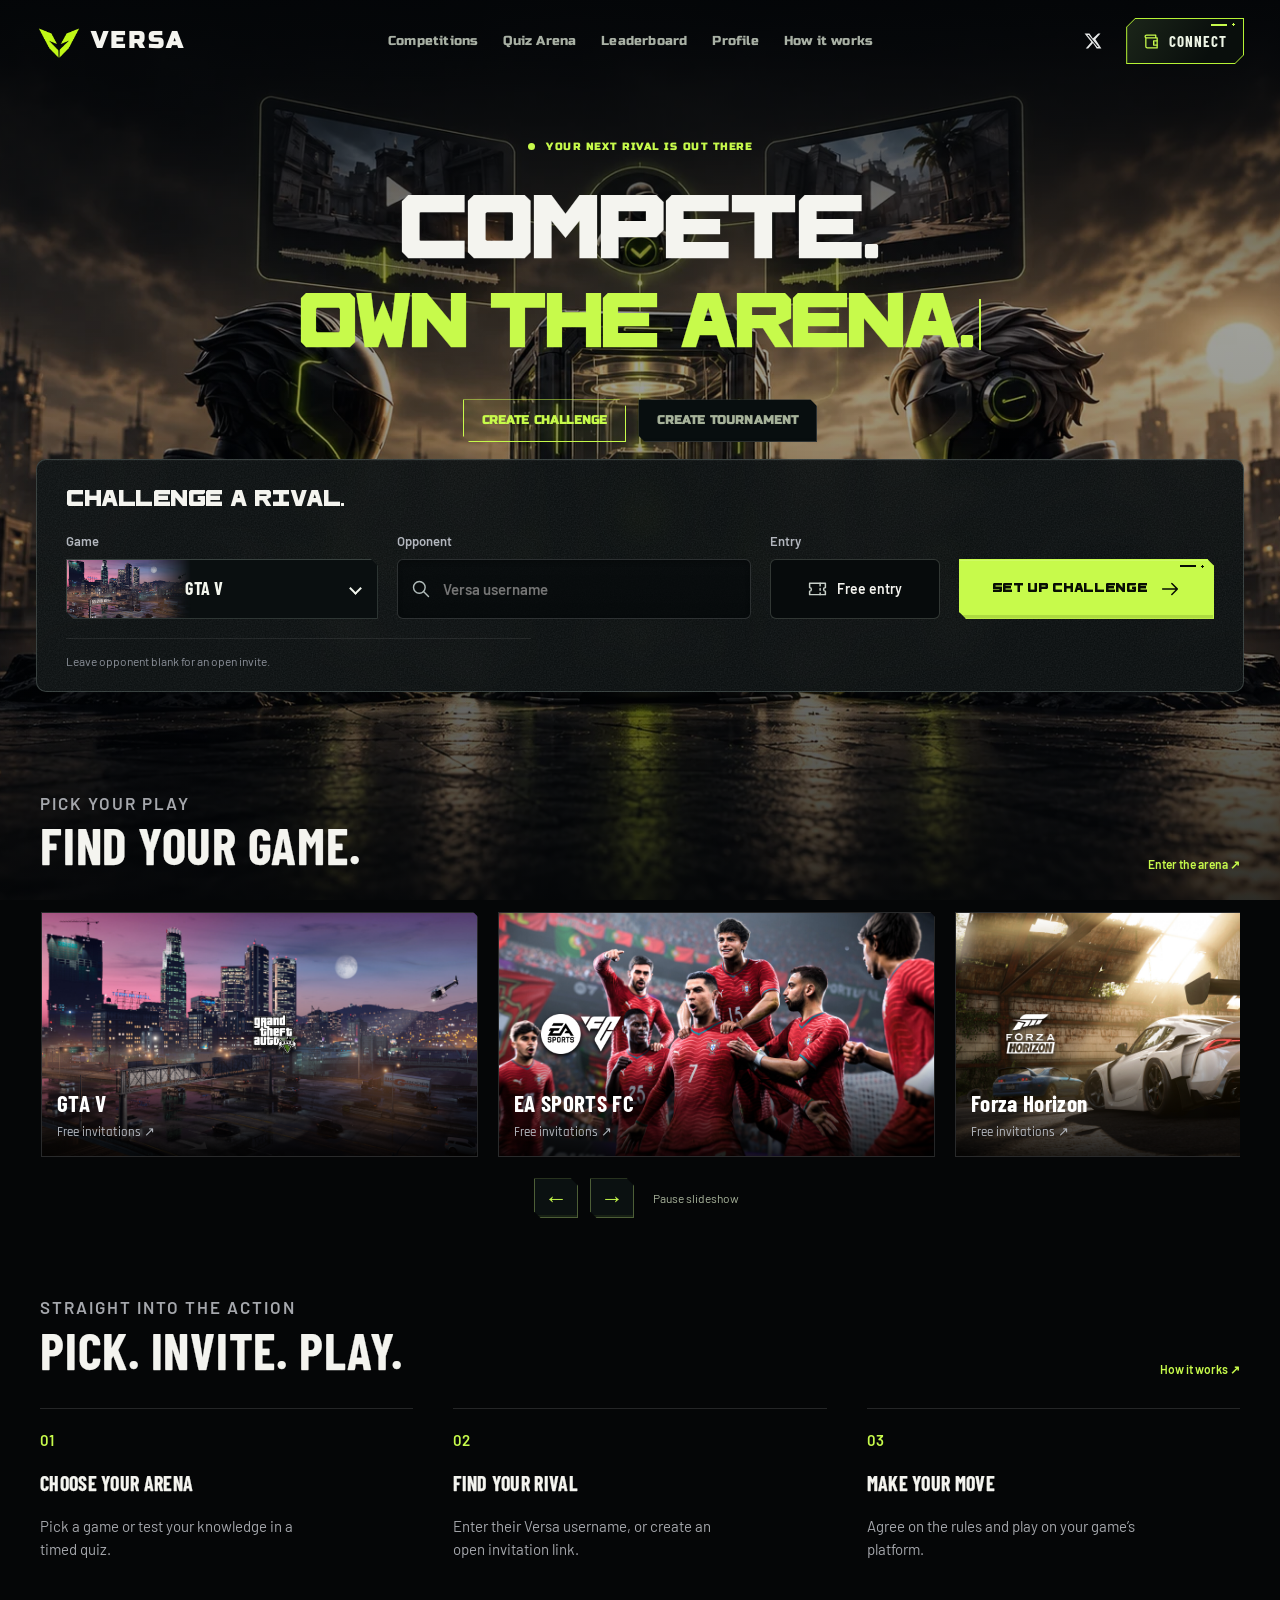
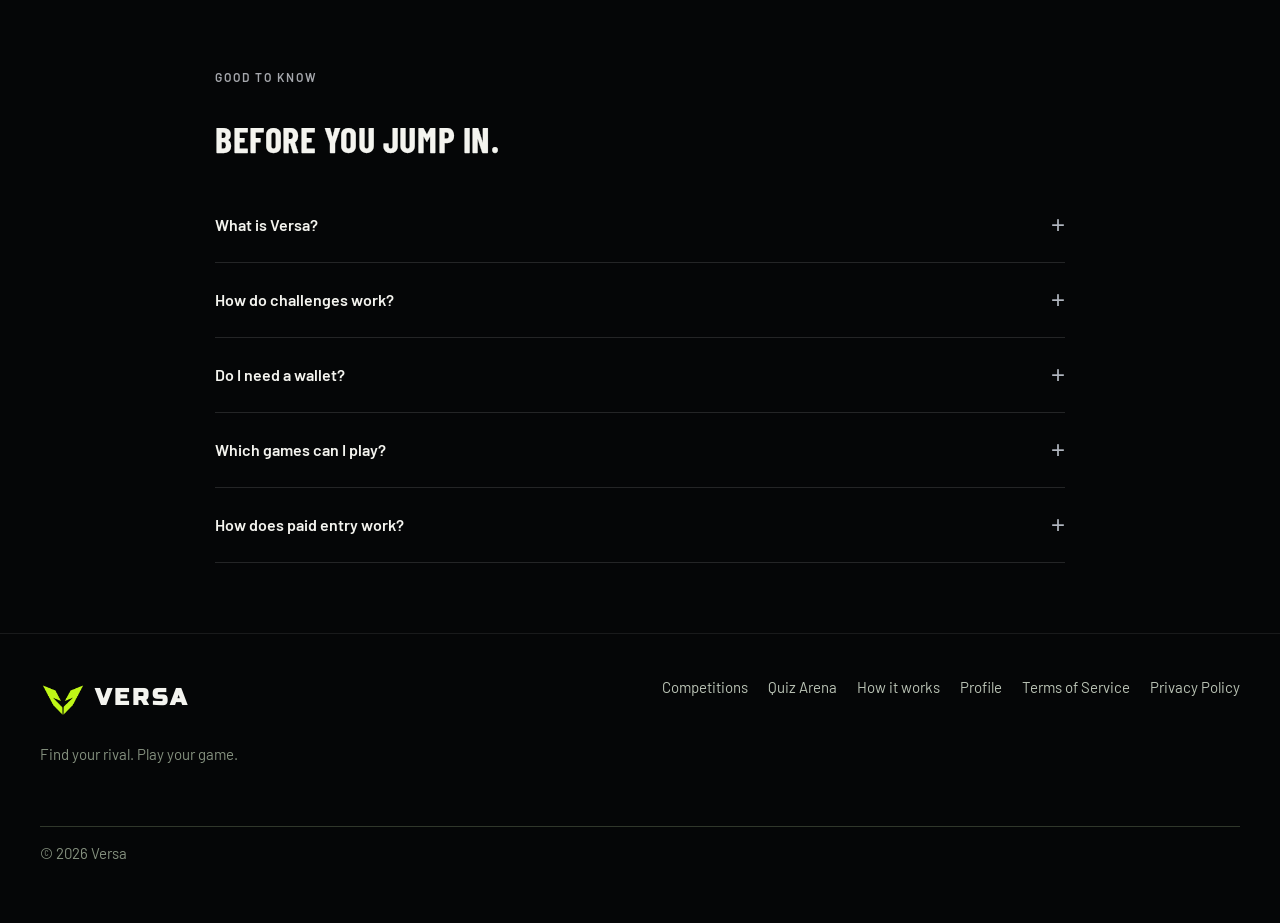
<file: index.html>
<!DOCTYPE html>
<html lang="en"><head><meta name="versa-build" content="2026-11-01-v4.0"><meta charset="utf-8"><meta name="viewport" content="width=device-width,initial-scale=1"><meta name="theme-color" content="#090b0b"><meta name="description" content="Versa: challenge friends, play quizzes and explore competitions."><title>Versa — Your next match starts here</title><link rel="icon" href="/versa-favicon.ico"><link rel="stylesheet" href="/assets/versa-base.css?v=041100"><link rel="stylesheet" href="/assets/app-v2.css?v=041100"><link rel="stylesheet" href="/assets/revision-v3.css?v=041119"><link rel="preload" href="/assets/versa-arena-heavy.woff" as="font" type="font/woff" crossorigin></head>
<body><a href="#main" class="skip">Skip to content</a><header class="header"><div class="mobile-ca-row"><button class="ca-copy" data-copy-ca="mobile" type="button" disabled aria-label="Versa contract address pending"><span>CA pending</span></button></div><div class="header-inner"><a href="/" class="brand" aria-label="Versa home"><span class="brand-mark" aria-hidden="true"><img src="/mobile-logo.png" alt=""></span><span class="brand-name">VERSA</span></a><nav id="nav" aria-label="Main navigation"><a href="/" data-nav="home">Home</a><a href="/accept-challenges/" data-nav="competitions">Competitions</a><a href="/quiz/" data-nav="quiz">Quiz Arena</a><a href="/leaderboard/" data-nav="leaderboard">Leaderboard</a><a href="/profile/" data-nav="profile">Profile</a><a href="/how-it-works/" data-nav="how">How it works</a></nav><div class="header-actions"><a class="header-x" href="https://x.com/PlayVersa_" target="_blank" rel="noopener noreferrer" aria-label="Versa on X (opens in a new tab)" title="@PlayVersa_"><svg width="18" height="18" viewBox="0 0 24 24" fill="currentColor" aria-hidden="true"><path d="M18.9 2H22l-6.8 7.8L23.2 22h-6.3L12 14.6 5.5 22H2.3l7.5-8.6L.8 2h6.5l4.5 6.7L18.9 2Zm-1.1 18h1.7L6.3 3.9H4.5L17.8 20Z"/></svg></a><button class="wallet-btn" data-wallet><svg class="connect-icon" width="18" height="18" viewBox="0 0 24 24" fill="none" stroke="currentColor" stroke-width="1.8" stroke-linecap="round" stroke-linejoin="round" aria-hidden="true"><path d="M20 7H5a2 2 0 0 1 0-4h13v4M4 7v12a2 2 0 0 0 2 2h14V7"/><path d="M20 11h-5v6h5"/><circle cx="16.5" cy="14" r=".7" fill="currentColor" stroke="none"/></svg><span>Connect</span></button><button class="ca-copy desktop-ca" data-copy-ca="desktop" type="button" disabled aria-label="Versa contract address pending"><span>CA pending</span></button><button class="menu-btn" aria-label="Open navigation" aria-expanded="false" aria-controls="nav"><span></span><span></span><span></span></button></div></div></header><main id="main" tabindex="-1"><section class="boot-shell" id="versa-boot" role="status"><h1>Loading your arena…</h1><p>Versa is getting ready.</p><div id="boot-retry" hidden><p>The page is taking longer than expected.</p><button class="btn" type="button" onclick="location.reload()">Reload Versa</button></div></section></main><footer class="footer"><div class="footer-inner"><div><a href="/" class="brand" aria-label="Versa home"><span class="brand-mark"><img src="/mobile-logo.png" alt=""></span><span class="brand-name">VERSA</span></a><p>Find your rival. Play your game.</p></div><div class="footer-links"><a href="/accept-challenges/">Competitions</a><a href="/quiz/">Quiz Arena</a><a href="/how-it-works/">How it works</a><a href="/profile/">Profile</a><a href="/terms/">Terms of Service</a><a href="/privacy/">Privacy Policy</a></div><p class="footnote">© <span id="year"></span> Versa</p></div></footer><dialog id="dialog" aria-labelledby="dialog-title"><div id="dialog-content"></div></dialog><div id="toast" role="status" aria-live="polite" hidden></div><noscript><div class="no-script">Please enable JavaScript to use the Versa prototype.</div></noscript><script>window.addEventListener('error',function(e){var boot=document.getElementById('versa-boot'),retry=document.getElementById('boot-retry');if(boot&&retry&&(e.error||e.target&&e.target.tagName==='SCRIPT')){boot.querySelector('h1').textContent='Versa could not finish loading.';boot.querySelector('p').textContent='Please reload the page to try again.';retry.hidden=false;}},true);setTimeout(function(){var retry=document.getElementById('boot-retry');if(retry)retry.hidden=false;},8000);</script><script src="/versa-config.js?v=041100"></script><script src="/assets/versa-mobile-wallet.js?v=041100" defer></script><script src="/assets/versa-app.js?v=041119" defer></script></body></html>
</file>
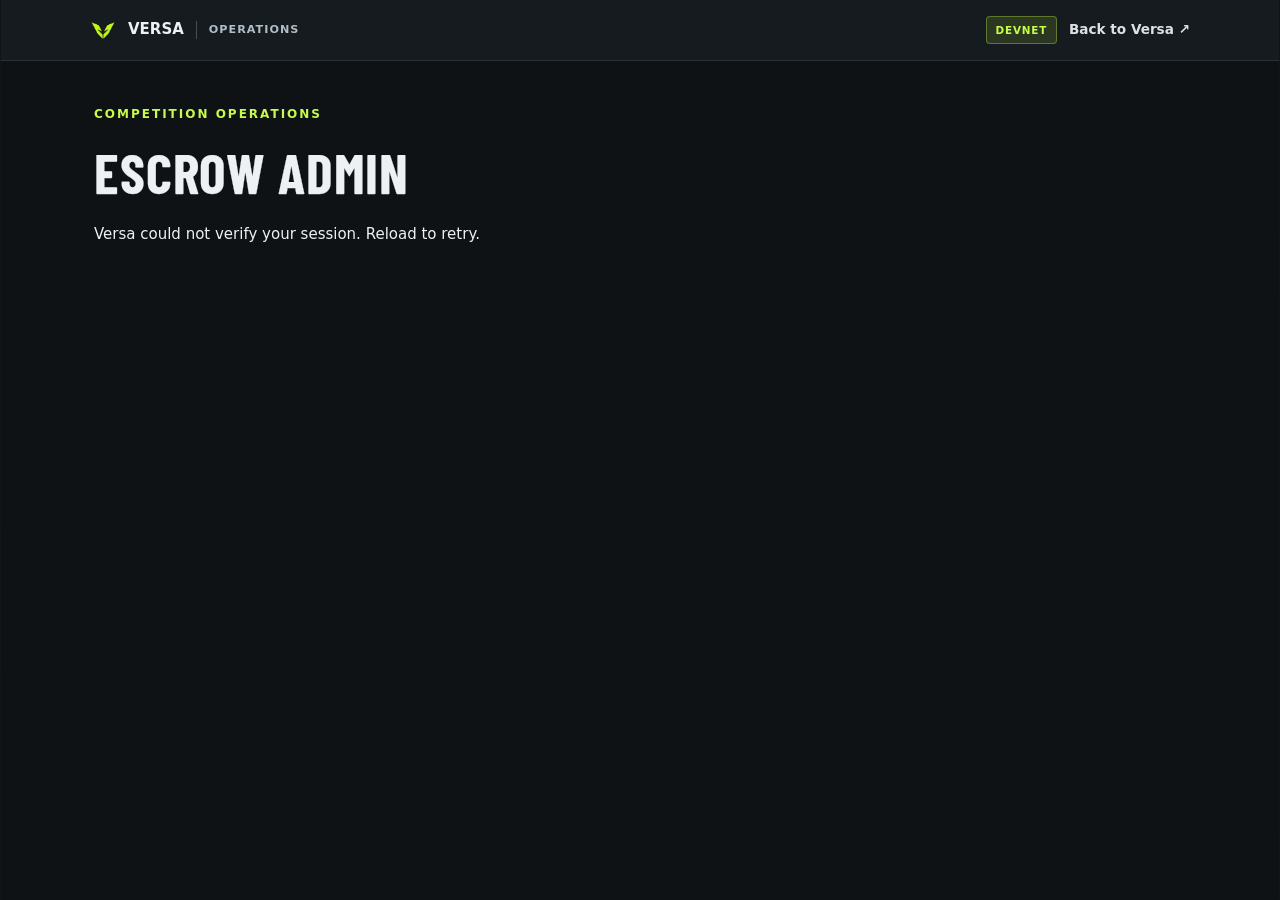
<file: admin/index.html>
<!DOCTYPE html>
<html lang="en"><head><meta name="versa-build" content="2026-11-01-v4.0"><meta charset="utf-8"><meta name="viewport" content="width=device-width,initial-scale=1"><meta name="theme-color" content="#090b0b"><meta name="description" content="Versa: challenge friends, play quizzes and explore competitions."><title>Escrow Admin | Versa Operations</title><link rel="icon" href="/versa-favicon.ico"><link rel="stylesheet" href="/assets/versa-base.css?v=041100"><link rel="stylesheet" href="/assets/app-v2.css?v=041100"><link rel="stylesheet" href="/assets/revision-v3.css?v=041119"><link rel="preload" href="/assets/versa-arena-heavy.woff" as="font" type="font/woff" crossorigin></head>
<body class="versa-admin-mode"><a href="#main" class="skip">Skip to content</a><header class="header"><div class="mobile-ca-row"><button class="ca-copy" data-copy-ca="mobile" type="button" disabled aria-label="Versa contract address pending"><span>CA pending</span></button></div><div class="header-inner"><a href="/" class="brand" aria-label="Versa home"><span class="brand-mark" aria-hidden="true"><img src="/mobile-logo.png" alt=""></span><span class="brand-name">VERSA</span></a><nav id="nav" aria-label="Main navigation"><a href="/" data-nav="home">Home</a><a href="/accept-challenges/" data-nav="competitions">Competitions</a><a href="/quiz/" data-nav="quiz">Quiz Arena</a><a href="/leaderboard/" data-nav="leaderboard">Leaderboard</a><a href="/profile/" data-nav="profile">Profile</a><a href="/how-it-works/" data-nav="how">How it works</a></nav><div class="header-actions"><a class="header-x" href="https://x.com/PlayVersa_" target="_blank" rel="noopener noreferrer" aria-label="Versa on X (opens in a new tab)" title="@PlayVersa_"><svg width="18" height="18" viewBox="0 0 24 24" fill="currentColor" aria-hidden="true"><path d="M18.9 2H22l-6.8 7.8L23.2 22h-6.3L12 14.6 5.5 22H2.3l7.5-8.6L.8 2h6.5l4.5 6.7L18.9 2Zm-1.1 18h1.7L6.3 3.9H4.5L17.8 20Z"/></svg></a><button class="wallet-btn" data-wallet><svg class="connect-icon" width="18" height="18" viewBox="0 0 24 24" fill="none" stroke="currentColor" stroke-width="1.8" stroke-linecap="round" stroke-linejoin="round" aria-hidden="true"><path d="M20 7H5a2 2 0 0 1 0-4h13v4M4 7v12a2 2 0 0 0 2 2h14V7"/><path d="M20 11h-5v6h5"/><circle cx="16.5" cy="14" r=".7" fill="currentColor" stroke="none"/></svg><span>Connect</span></button><button class="ca-copy desktop-ca" data-copy-ca="desktop" type="button" disabled aria-label="Versa contract address pending"><span>CA pending</span></button><button class="menu-btn" aria-label="Open navigation" aria-expanded="false" aria-controls="nav"><span></span><span></span><span></span></button></div></div></header><main id="main" tabindex="-1"><section class="boot-shell" id="versa-boot" role="status"><h1>Loading your arena…</h1><p>Versa is getting ready.</p><div id="boot-retry" hidden><p>The page is taking longer than expected.</p><button class="btn" type="button" onclick="location.reload()">Reload Versa</button></div></section></main><footer class="footer"><div class="footer-inner"><div><a href="/" class="brand" aria-label="Versa home"><span class="brand-mark"><img src="/mobile-logo.png" alt=""></span><span class="brand-name">VERSA</span></a><p>Find your rival. Play your game.</p></div><div class="footer-links"><a href="/accept-challenges/">Competitions</a><a href="/quiz/">Quiz Arena</a><a href="/how-it-works/">How it works</a><a href="/profile/">Profile</a><a href="/terms/">Terms of Service</a><a href="/privacy/">Privacy Policy</a></div><p class="footnote">© <span id="year"></span> Versa</p></div></footer><dialog id="dialog" aria-labelledby="dialog-title"><div id="dialog-content"></div></dialog><div id="toast" role="status" aria-live="polite" hidden></div><noscript><div class="no-script">Please enable JavaScript to use the Versa prototype.</div></noscript><script>window.addEventListener('error',function(e){var boot=document.getElementById('versa-boot'),retry=document.getElementById('boot-retry');if(boot&&retry&&(e.error||e.target&&e.target.tagName==='SCRIPT')){boot.querySelector('h1').textContent='Versa could not finish loading.';boot.querySelector('p').textContent='Please reload the page to try again.';retry.hidden=false;}},true);setTimeout(function(){var retry=document.getElementById('boot-retry');if(retry)retry.hidden=false;},8000);</script><script src="/versa-config.js?v=041100"></script><script src="/assets/versa-mobile-wallet.js?v=041100" defer></script><script src="/assets/versa-app.js?v=041119" defer></script></body></html>
</file>
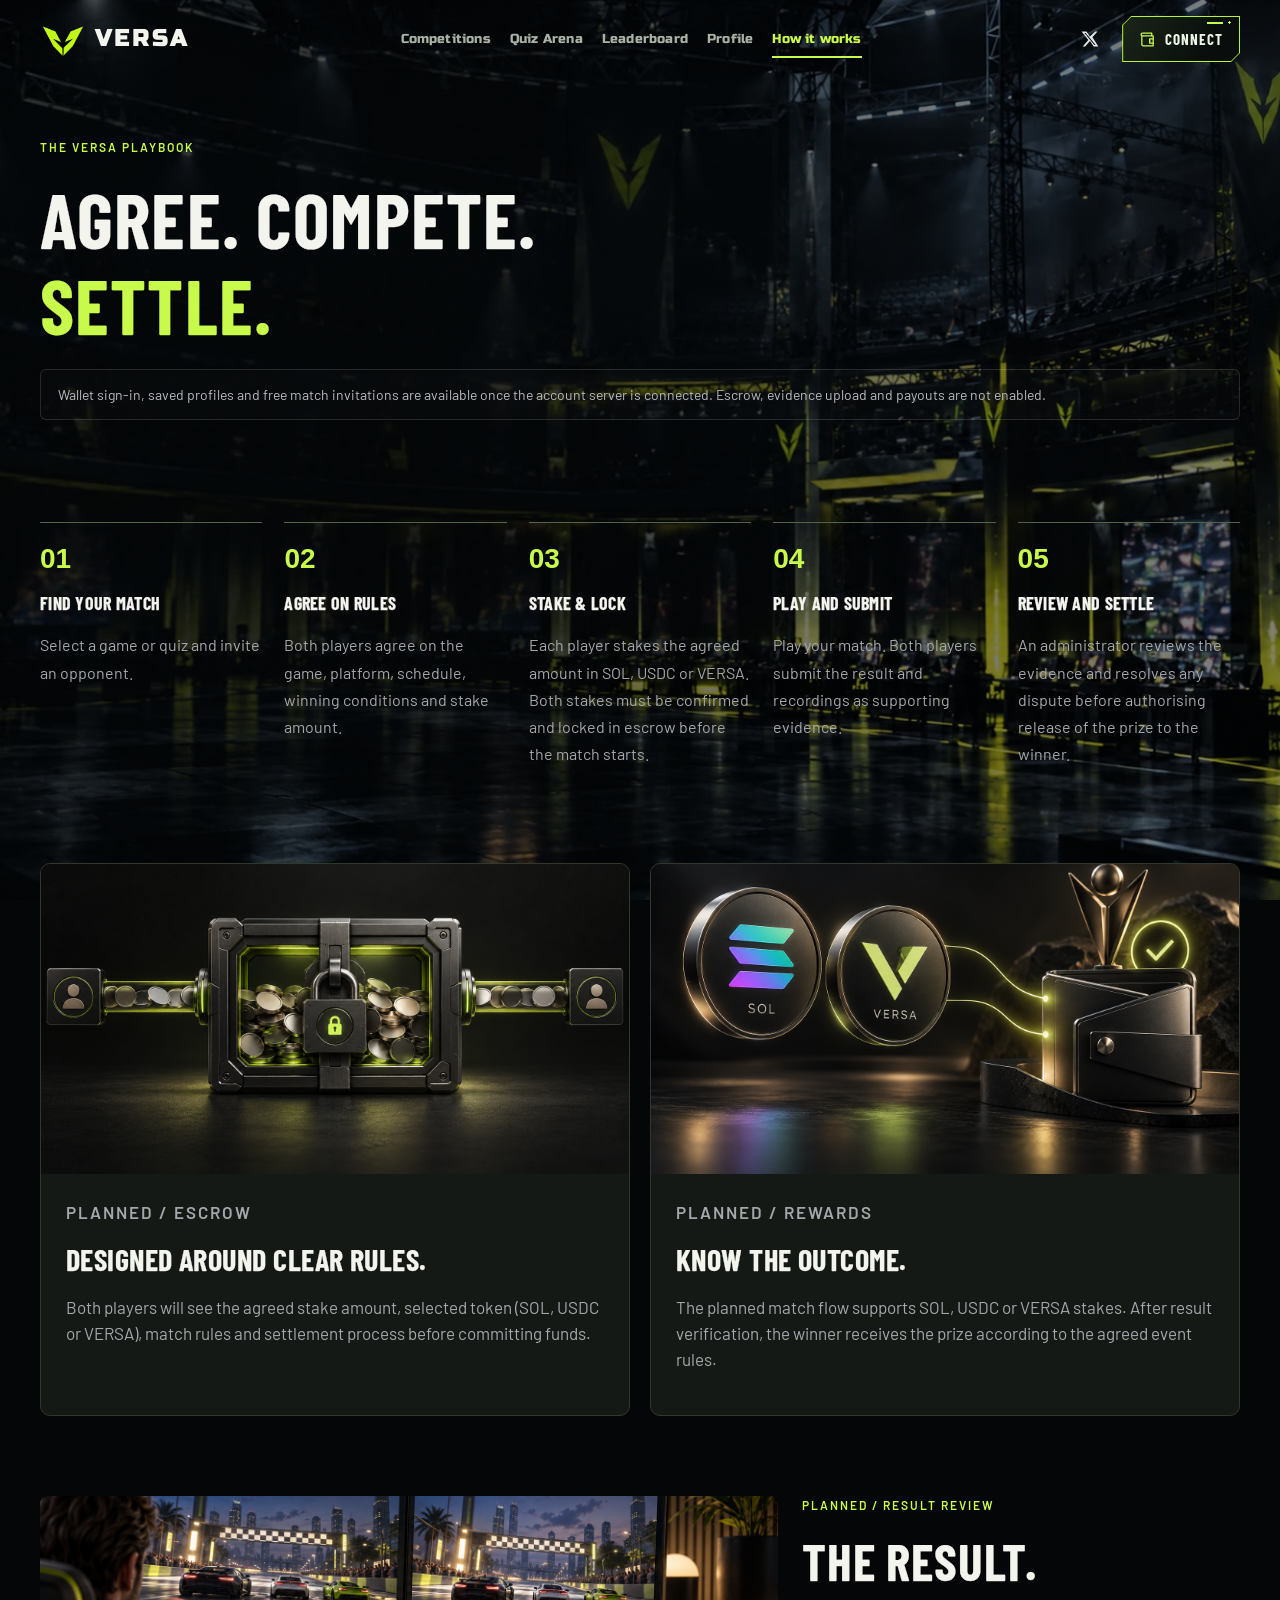
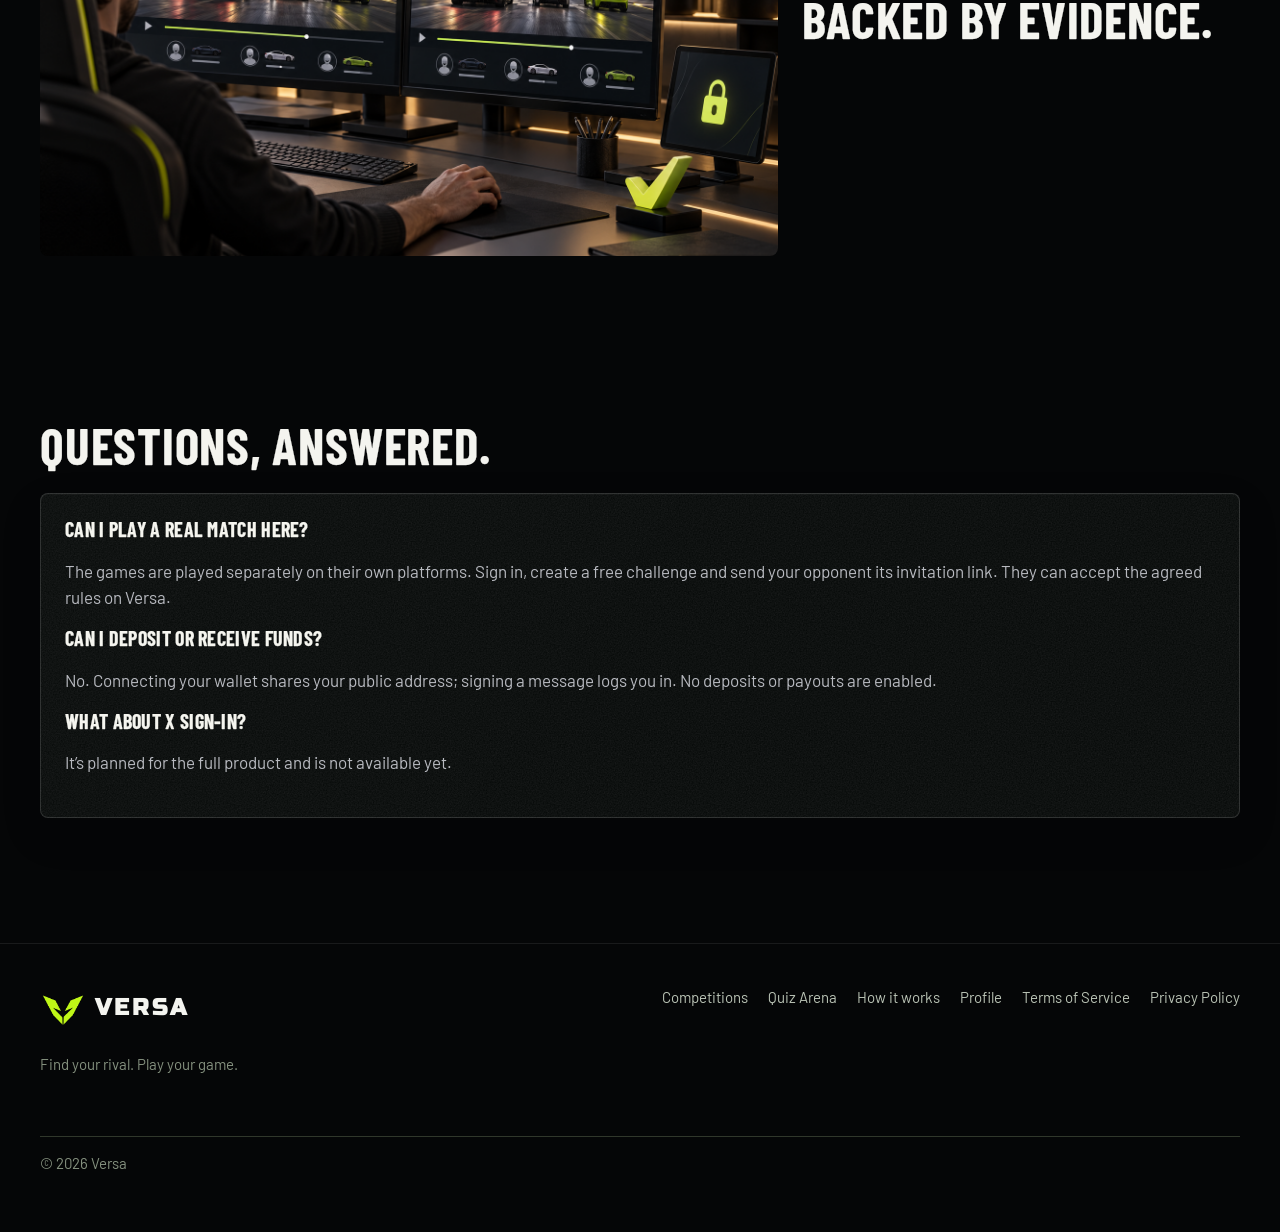
<file: how-it-works/index.html>
<!DOCTYPE html>
<html lang="en"><head><meta name="versa-build" content="2026-10-29-v3.2"><meta charset="utf-8"><meta name="viewport" content="width=device-width,initial-scale=1"><meta name="theme-color" content="#090b0b"><meta name="description" content="Versa: challenge friends, play quizzes and explore competitions."><title>Versa — Your next match starts here</title><link rel="icon" href="/versa-favicon.ico"><link rel="stylesheet" href="/assets/versa-base.css?v=041100"><link rel="stylesheet" href="/assets/app-v2.css?v=041100"><link rel="stylesheet" href="/assets/revision-v3.css?v=041119"></head>
<body><a href="#main" class="skip">Skip to content</a><header class="header"><div class="mobile-ca-row"><button class="ca-copy" data-copy-ca="mobile" type="button" disabled aria-label="Versa contract address pending"><span>CA pending</span></button></div><div class="header-inner"><a href="/" class="brand" aria-label="Versa home"><span class="brand-mark" aria-hidden="true"><img src="/mobile-logo.png" alt=""></span><span class="brand-name">VERSA</span></a><nav id="nav" aria-label="Main navigation"><a href="/" data-nav="home">Home</a><a href="/accept-challenges/" data-nav="competitions">Competitions</a><a href="/quiz/" data-nav="quiz">Quiz Arena</a><a href="/leaderboard/" data-nav="leaderboard">Leaderboard</a><a href="/profile/" data-nav="profile">Profile</a><a href="/how-it-works/" data-nav="how">How it works</a></nav><div class="header-actions"><a class="header-x" href="https://x.com/PlayVersa_" target="_blank" rel="noopener noreferrer" aria-label="Versa on X (opens in a new tab)" title="@PlayVersa_"><svg width="18" height="18" viewBox="0 0 24 24" fill="currentColor" aria-hidden="true"><path d="M18.9 2H22l-6.8 7.8L23.2 22h-6.3L12 14.6 5.5 22H2.3l7.5-8.6L.8 2h6.5l4.5 6.7L18.9 2Zm-1.1 18h1.7L6.3 3.9H4.5L17.8 20Z"/></svg></a><button class="wallet-btn" data-wallet><svg class="connect-icon" width="18" height="18" viewBox="0 0 24 24" fill="none" stroke="currentColor" stroke-width="1.8" stroke-linecap="round" stroke-linejoin="round" aria-hidden="true"><path d="M20 7H5a2 2 0 0 1 0-4h13v4M4 7v12a2 2 0 0 0 2 2h14V7"/><path d="M20 11h-5v6h5"/><circle cx="16.5" cy="14" r=".7" fill="currentColor" stroke="none"/></svg><span>Connect</span></button><button class="ca-copy desktop-ca" data-copy-ca="desktop" type="button" disabled aria-label="Versa contract address pending"><span>CA pending</span></button><button class="menu-btn" aria-label="Open navigation" aria-expanded="false" aria-controls="nav"><span></span><span></span><span></span></button></div></div></header><main id="main" tabindex="-1"><section class="boot-shell" id="versa-boot" role="status"><h1>Loading your arena…</h1><p>Versa is getting ready.</p><div id="boot-retry" hidden><p>The page is taking longer than expected.</p><button class="btn" type="button" onclick="location.reload()">Reload Versa</button></div></section></main><footer class="footer"><div class="footer-inner"><div><a href="/" class="brand" aria-label="Versa home"><span class="brand-mark"><img src="/mobile-logo.png" alt=""></span><span class="brand-name">VERSA</span></a><p>Find your rival. Play your game.</p></div><div class="footer-links"><a href="/accept-challenges/">Competitions</a><a href="/quiz/">Quiz Arena</a><a href="/how-it-works/">How it works</a><a href="/profile/">Profile</a><a href="/terms/">Terms of Service</a><a href="/privacy/">Privacy Policy</a></div><p class="footnote">© <span id="year"></span> Versa</p></div></footer><dialog id="dialog" aria-labelledby="dialog-title"><div id="dialog-content"></div></dialog><div id="toast" role="status" aria-live="polite" hidden></div><noscript><div class="no-script">Please enable JavaScript to use the Versa prototype.</div></noscript><script>window.addEventListener('error',function(e){var boot=document.getElementById('versa-boot'),retry=document.getElementById('boot-retry');if(boot&&retry&&(e.error||e.target&&e.target.tagName==='SCRIPT')){boot.querySelector('h1').textContent='Versa could not finish loading.';boot.querySelector('p').textContent='Please reload the page to try again.';retry.hidden=false;}},true);setTimeout(function(){var retry=document.getElementById('boot-retry');if(retry)retry.hidden=false;},8000);</script><script src="/versa-config.js?v=041100"></script><script src="/assets/versa-mobile-wallet.js?v=041100" defer></script><script src="/assets/versa-app.js?v=041119" defer></script></body></html>
</file>
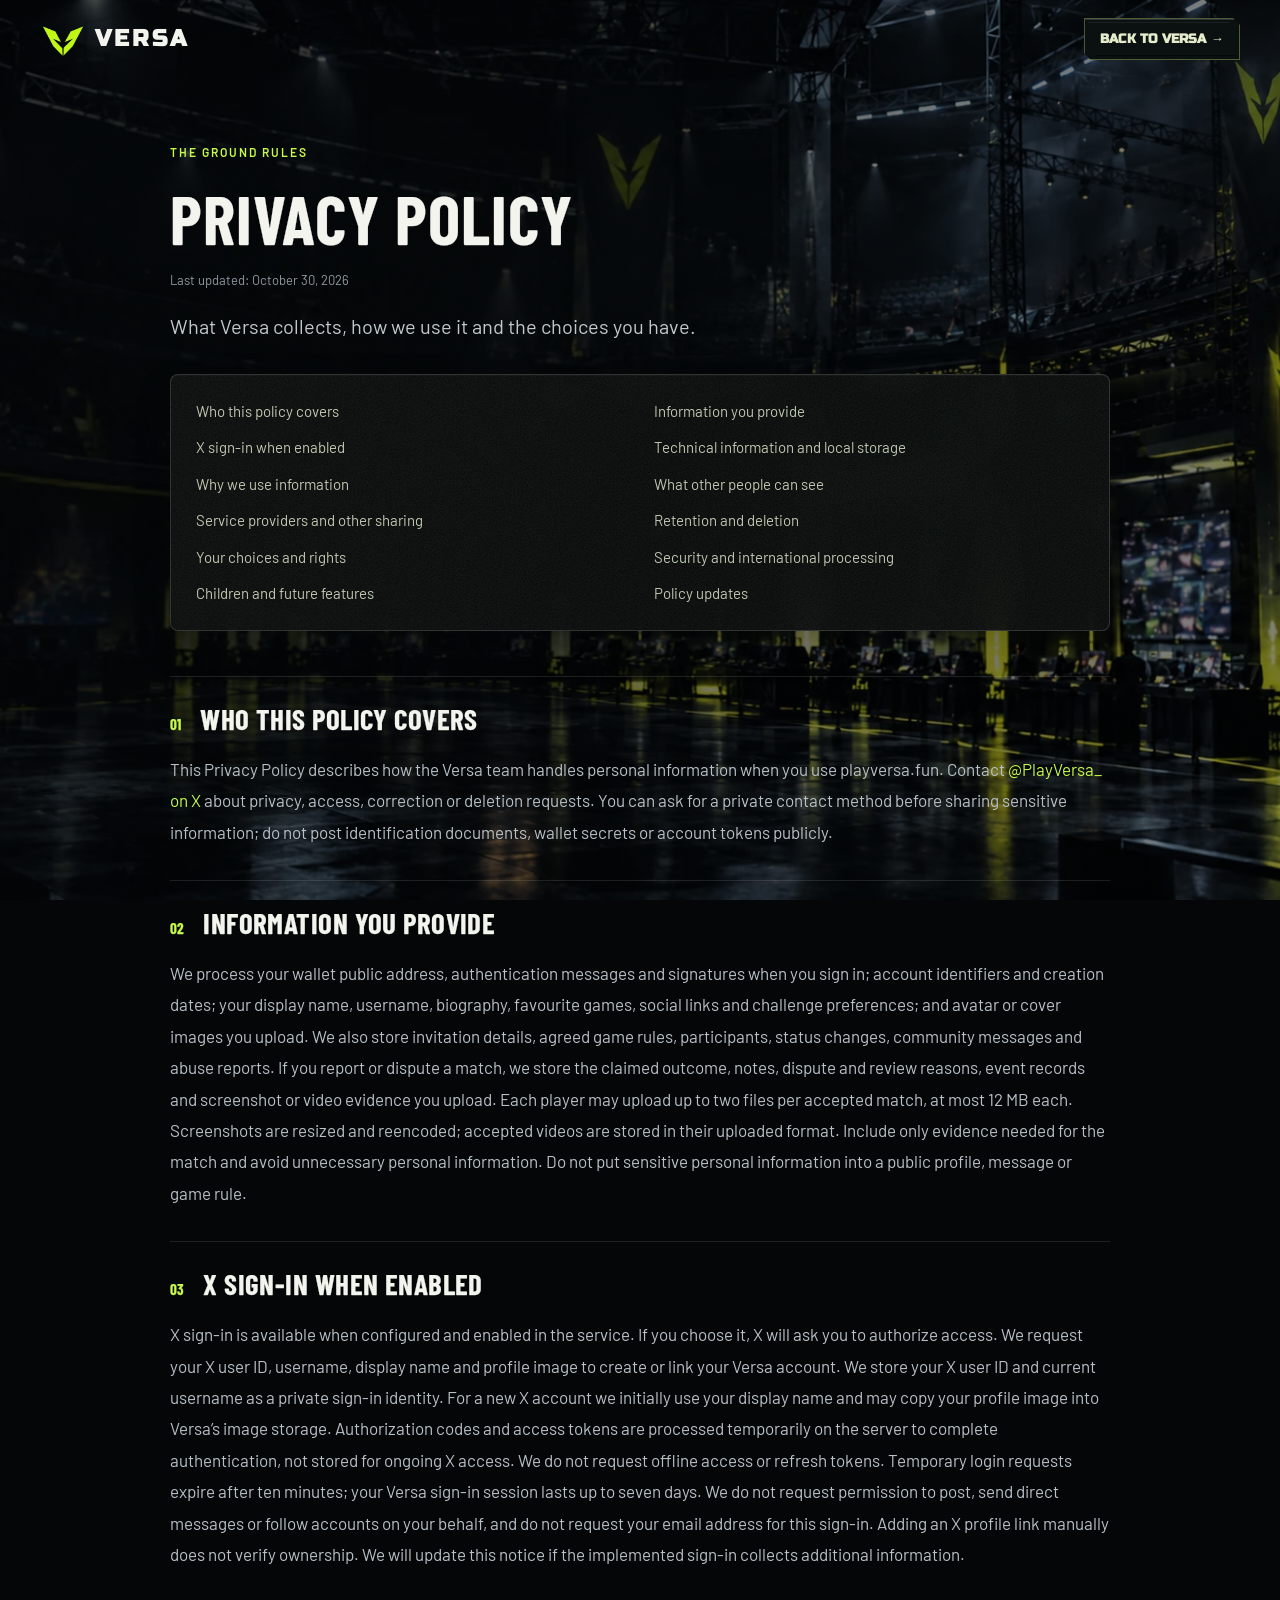
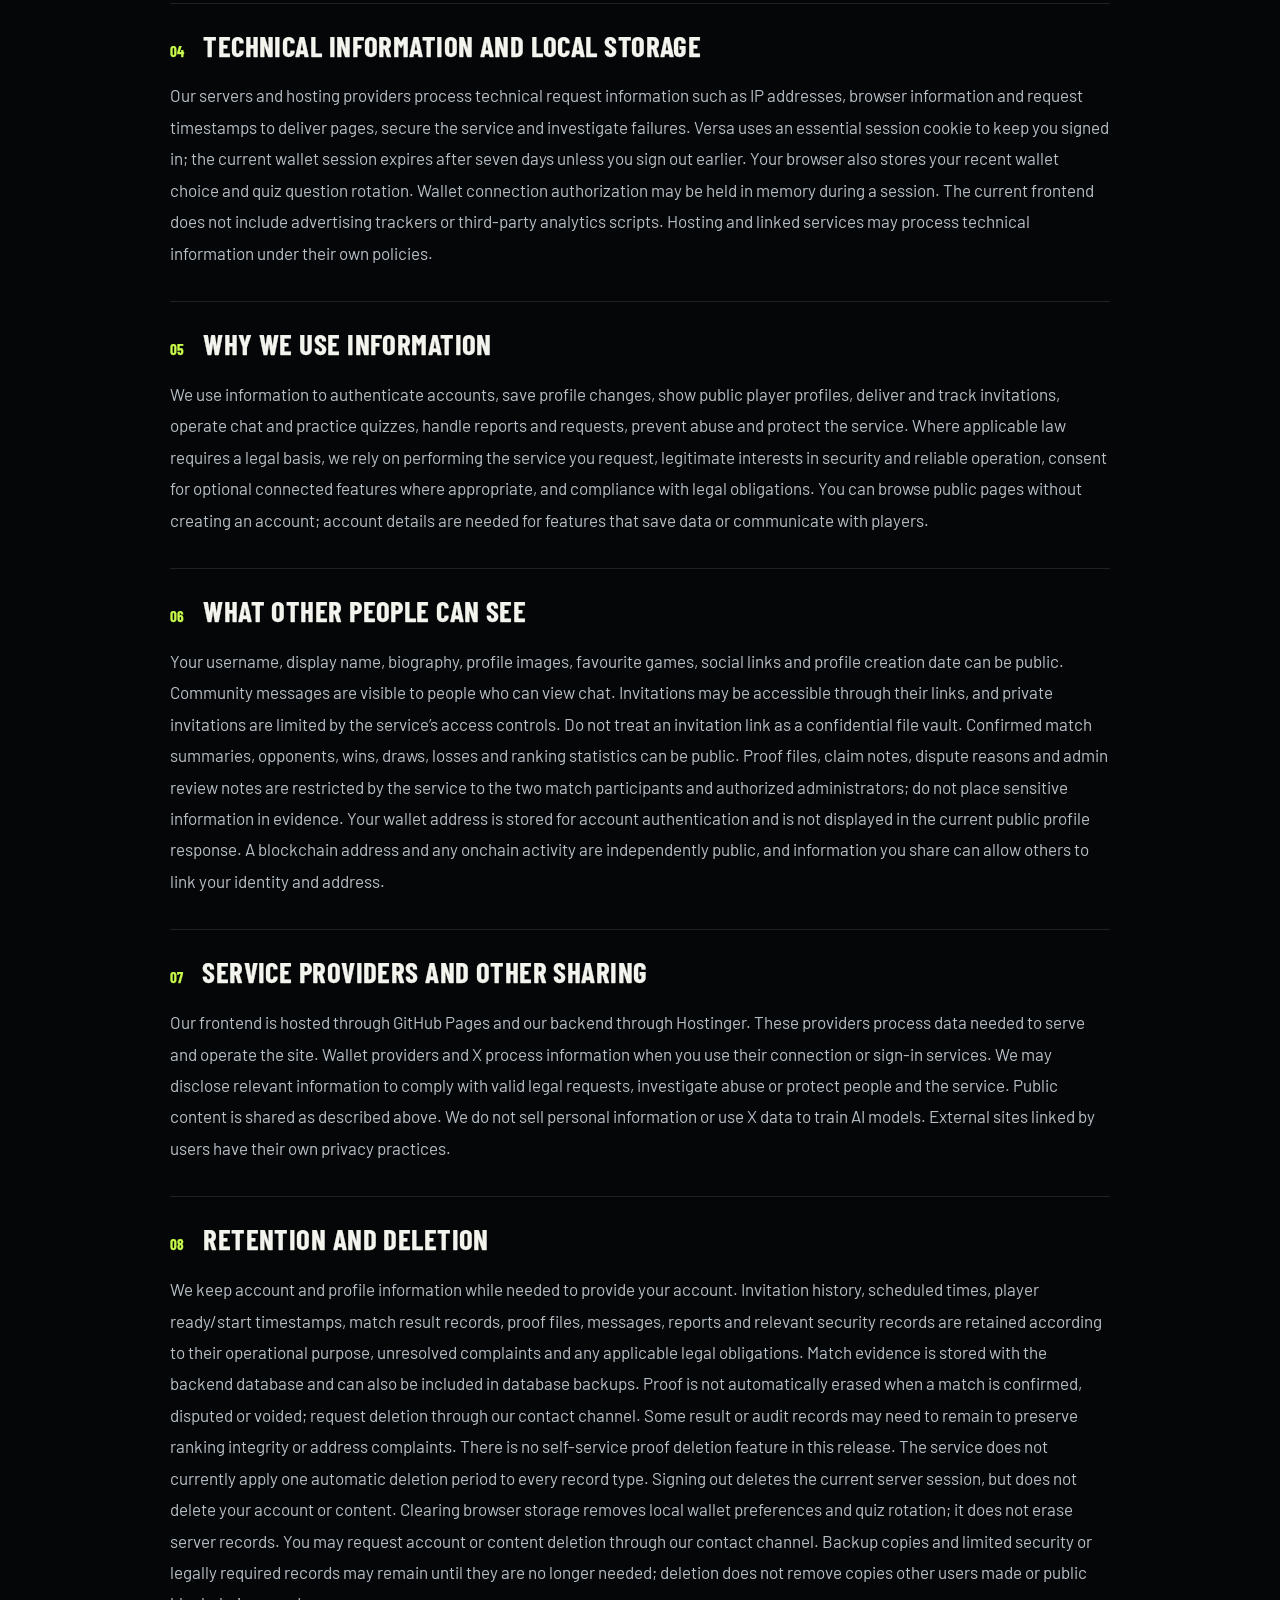
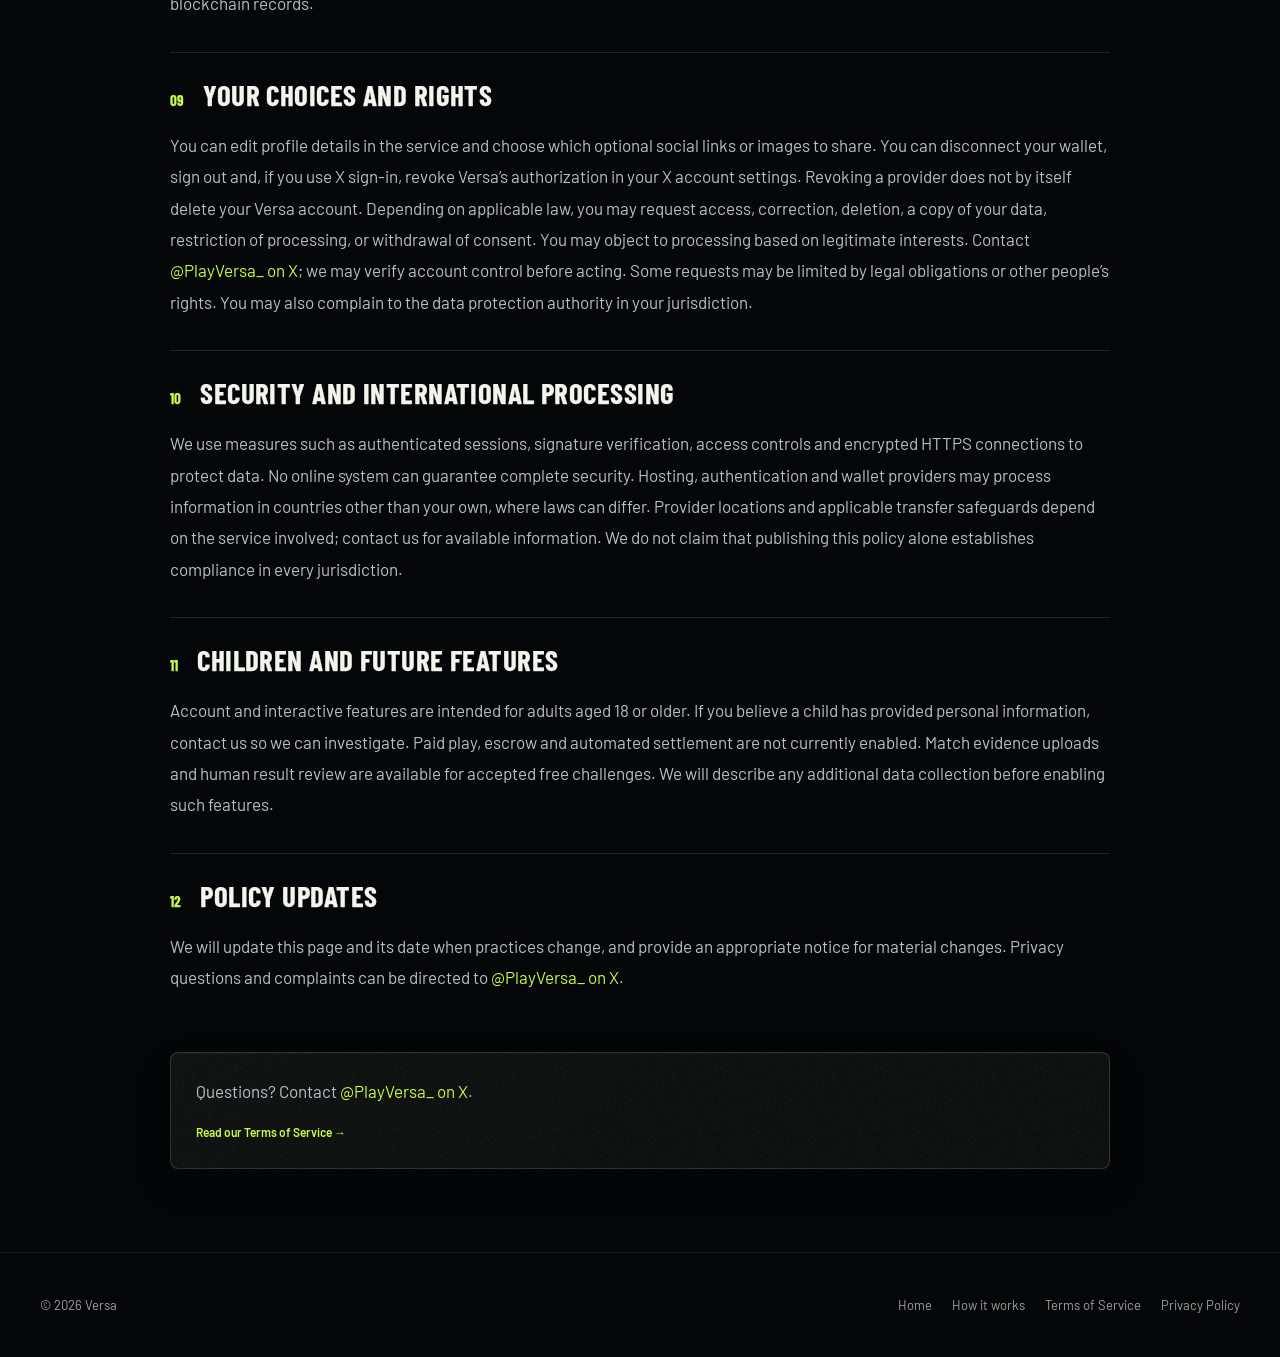
<file: privacy/index.html>
<!doctype html><html lang="en"><head><meta charset="utf-8"><meta name="viewport" content="width=device-width,initial-scale=1"><meta name="theme-color" content="#090b0b"><meta name="versa-build" content="2026-11-01-v4.0"><title>Privacy Policy | Versa</title><meta name="description" content="What Versa collects, how we use it and the choices you have."><link rel="canonical" href="https://playversa.fun/privacy/"><link rel="icon" href="/versa-favicon.ico"><link rel="stylesheet" href="/assets/versa-base.css?v=04002"><link rel="stylesheet" href="/assets/app-v2.css?v=04002"><link rel="stylesheet" href="/assets/revision-v3.css?v=04002"></head><body class="legal-page"><a class="skip" href="#main">Skip to content</a><header class="header"><div class="header-inner"><a class="brand" href="/#home" aria-label="Versa home"><span class="brand-mark"><img src="/mobile-logo.png" alt=""></span><span class="brand-name">VERSA</span></a><a class="btn outline" href="/#home">Back to Versa →</a></div></header><main id="main" class="wrap legal-wrap"><p class="eyebrow">THE GROUND RULES</p><h1 class="section-title">Privacy Policy</h1><p class="legal-date">Last updated: October 30, 2026</p><p class="legal-intro">What Versa collects, how we use it and the choices you have.</p><nav class="legal-index panel" aria-label="On this page"><a href="#privacy-1">Who this policy covers</a><a href="#privacy-2">Information you provide</a><a href="#privacy-3">X sign-in when enabled</a><a href="#privacy-4">Technical information and local storage</a><a href="#privacy-5">Why we use information</a><a href="#privacy-6">What other people can see</a><a href="#privacy-7">Service providers and other sharing</a><a href="#privacy-8">Retention and deletion</a><a href="#privacy-9">Your choices and rights</a><a href="#privacy-10">Security and international processing</a><a href="#privacy-11">Children and future features</a><a href="#privacy-12">Policy updates</a></nav><article class="legal-copy"><section id="privacy-1"><h2><span>01</span> Who this policy covers</h2><p>This Privacy Policy describes how the Versa team handles personal information when you use playversa.fun. Contact <a href="https://x.com/PlayVersa_" target="_blank" rel="noopener noreferrer">@PlayVersa_ on X</a> about privacy, access, correction or deletion requests. You can ask for a private contact method before sharing sensitive information; do not post identification documents, wallet secrets or account tokens publicly.</p></section><section id="privacy-2"><h2><span>02</span> Information you provide</h2><p>We process your wallet public address, authentication messages and signatures when you sign in; account identifiers and creation dates; your display name, username, biography, favourite games, social links and challenge preferences; and avatar or cover images you upload. We also store invitation details, agreed game rules, participants, status changes, community messages and abuse reports. If you report or dispute a match, we store the claimed outcome, notes, dispute and review reasons, event records and screenshot or video evidence you upload. Each player may upload up to two files per accepted match, at most 12 MB each. Screenshots are resized and reencoded; accepted videos are stored in their uploaded format. Include only evidence needed for the match and avoid unnecessary personal information. Do not put sensitive personal information into a public profile, message or game rule.</p></section><section id="privacy-3"><h2><span>03</span> X sign-in when enabled</h2><p>X sign-in is available when configured and enabled in the service. If you choose it, X will ask you to authorize access. We request your X user ID, username, display name and profile image to create or link your Versa account. We store your X user ID and current username as a private sign-in identity. For a new X account we initially use your display name and may copy your profile image into Versa’s image storage. Authorization codes and access tokens are processed temporarily on the server to complete authentication, not stored for ongoing X access. We do not request offline access or refresh tokens. Temporary login requests expire after ten minutes; your Versa sign-in session lasts up to seven days. We do not request permission to post, send direct messages or follow accounts on your behalf, and do not request your email address for this sign-in. Adding an X profile link manually does not verify ownership. We will update this notice if the implemented sign-in collects additional information.</p></section><section id="privacy-4"><h2><span>04</span> Technical information and local storage</h2><p>Our servers and hosting providers process technical request information such as IP addresses, browser information and request timestamps to deliver pages, secure the service and investigate failures. Versa uses an essential session cookie to keep you signed in; the current wallet session expires after seven days unless you sign out earlier. Your browser also stores your recent wallet choice and quiz question rotation. Wallet connection authorization may be held in memory during a session. The current frontend does not include advertising trackers or third-party analytics scripts. Hosting and linked services may process technical information under their own policies.</p></section><section id="privacy-5"><h2><span>05</span> Why we use information</h2><p>We use information to authenticate accounts, save profile changes, show public player profiles, deliver and track invitations, operate chat and practice quizzes, handle reports and requests, prevent abuse and protect the service. Where applicable law requires a legal basis, we rely on performing the service you request, legitimate interests in security and reliable operation, consent for optional connected features where appropriate, and compliance with legal obligations. You can browse public pages without creating an account; account details are needed for features that save data or communicate with players.</p></section><section id="privacy-6"><h2><span>06</span> What other people can see</h2><p>Your username, display name, biography, profile images, favourite games, social links and profile creation date can be public. Community messages are visible to people who can view chat. Invitations may be accessible through their links, and private invitations are limited by the service’s access controls. Do not treat an invitation link as a confidential file vault. Confirmed match summaries, opponents, wins, draws, losses and ranking statistics can be public. Proof files, claim notes, dispute reasons and admin review notes are restricted by the service to the two match participants and authorized administrators; do not place sensitive information in evidence. Your wallet address is stored for account authentication and is not displayed in the current public profile response. A blockchain address and any onchain activity are independently public, and information you share can allow others to link your identity and address.</p></section><section id="privacy-7"><h2><span>07</span> Service providers and other sharing</h2><p>Our frontend is hosted through GitHub Pages and our backend through Hostinger. These providers process data needed to serve and operate the site. Wallet providers and X process information when you use their connection or sign-in services. We may disclose relevant information to comply with valid legal requests, investigate abuse or protect people and the service. Public content is shared as described above. We do not sell personal information or use X data to train AI models. External sites linked by users have their own privacy practices.</p></section><section id="privacy-8"><h2><span>08</span> Retention and deletion</h2><p>We keep account and profile information while needed to provide your account. Invitation history, scheduled times, player ready/start timestamps, match result records, proof files, messages, reports and relevant security records are retained according to their operational purpose, unresolved complaints and any applicable legal obligations. Match evidence is stored with the backend database and can also be included in database backups. Proof is not automatically erased when a match is confirmed, disputed or voided; request deletion through our contact channel. Some result or audit records may need to remain to preserve ranking integrity or address complaints. There is no self-service proof deletion feature in this release. The service does not currently apply one automatic deletion period to every record type. Signing out deletes the current server session, but does not delete your account or content. Clearing browser storage removes local wallet preferences and quiz rotation; it does not erase server records. You may request account or content deletion through our contact channel. Backup copies and limited security or legally required records may remain until they are no longer needed; deletion does not remove copies other users made or public blockchain records.</p></section><section id="privacy-9"><h2><span>09</span> Your choices and rights</h2><p>You can edit profile details in the service and choose which optional social links or images to share. You can disconnect your wallet, sign out and, if you use X sign-in, revoke Versa’s authorization in your X account settings. Revoking a provider does not by itself delete your Versa account. Depending on applicable law, you may request access, correction, deletion, a copy of your data, restriction of processing, or withdrawal of consent. You may object to processing based on legitimate interests. Contact <a href="https://x.com/PlayVersa_" target="_blank" rel="noopener noreferrer">@PlayVersa_ on X</a>; we may verify account control before acting. Some requests may be limited by legal obligations or other people’s rights. You may also complain to the data protection authority in your jurisdiction.</p></section><section id="privacy-10"><h2><span>10</span> Security and international processing</h2><p>We use measures such as authenticated sessions, signature verification, access controls and encrypted HTTPS connections to protect data. No online system can guarantee complete security. Hosting, authentication and wallet providers may process information in countries other than your own, where laws can differ. Provider locations and applicable transfer safeguards depend on the service involved; contact us for available information. We do not claim that publishing this policy alone establishes compliance in every jurisdiction.</p></section><section id="privacy-11"><h2><span>11</span> Children and future features</h2><p>Account and interactive features are intended for adults aged 18 or older. If you believe a child has provided personal information, contact us so we can investigate. Paid play, escrow and automated settlement are not currently enabled. Match evidence uploads and human result review are available for accepted free challenges. We will describe any additional data collection before enabling such features.</p></section><section id="privacy-12"><h2><span>12</span> Policy updates</h2><p>We will update this page and its date when practices change, and provide an appropriate notice for material changes. Privacy questions and complaints can be directed to <a href="https://x.com/PlayVersa_" target="_blank" rel="noopener noreferrer">@PlayVersa_ on X</a>.</p></section></article><div class="legal-bottom panel"><p>Questions? Contact <a href="https://x.com/PlayVersa_" target="_blank" rel="noopener noreferrer">@PlayVersa_ on X</a>.</p><a class="text-link" href="/terms/">Read our Terms of Service →</a></div></main><footer class="footer"><div class="wrap legal-footer"><span>© 2026 Versa</span><nav aria-label="Footer"><a href="/#home">Home</a><a href="/how-it-works/">How it works</a><a href="/terms/">Terms of Service</a><a href="/privacy/">Privacy Policy</a></nav></div></footer></body></html>
</file>
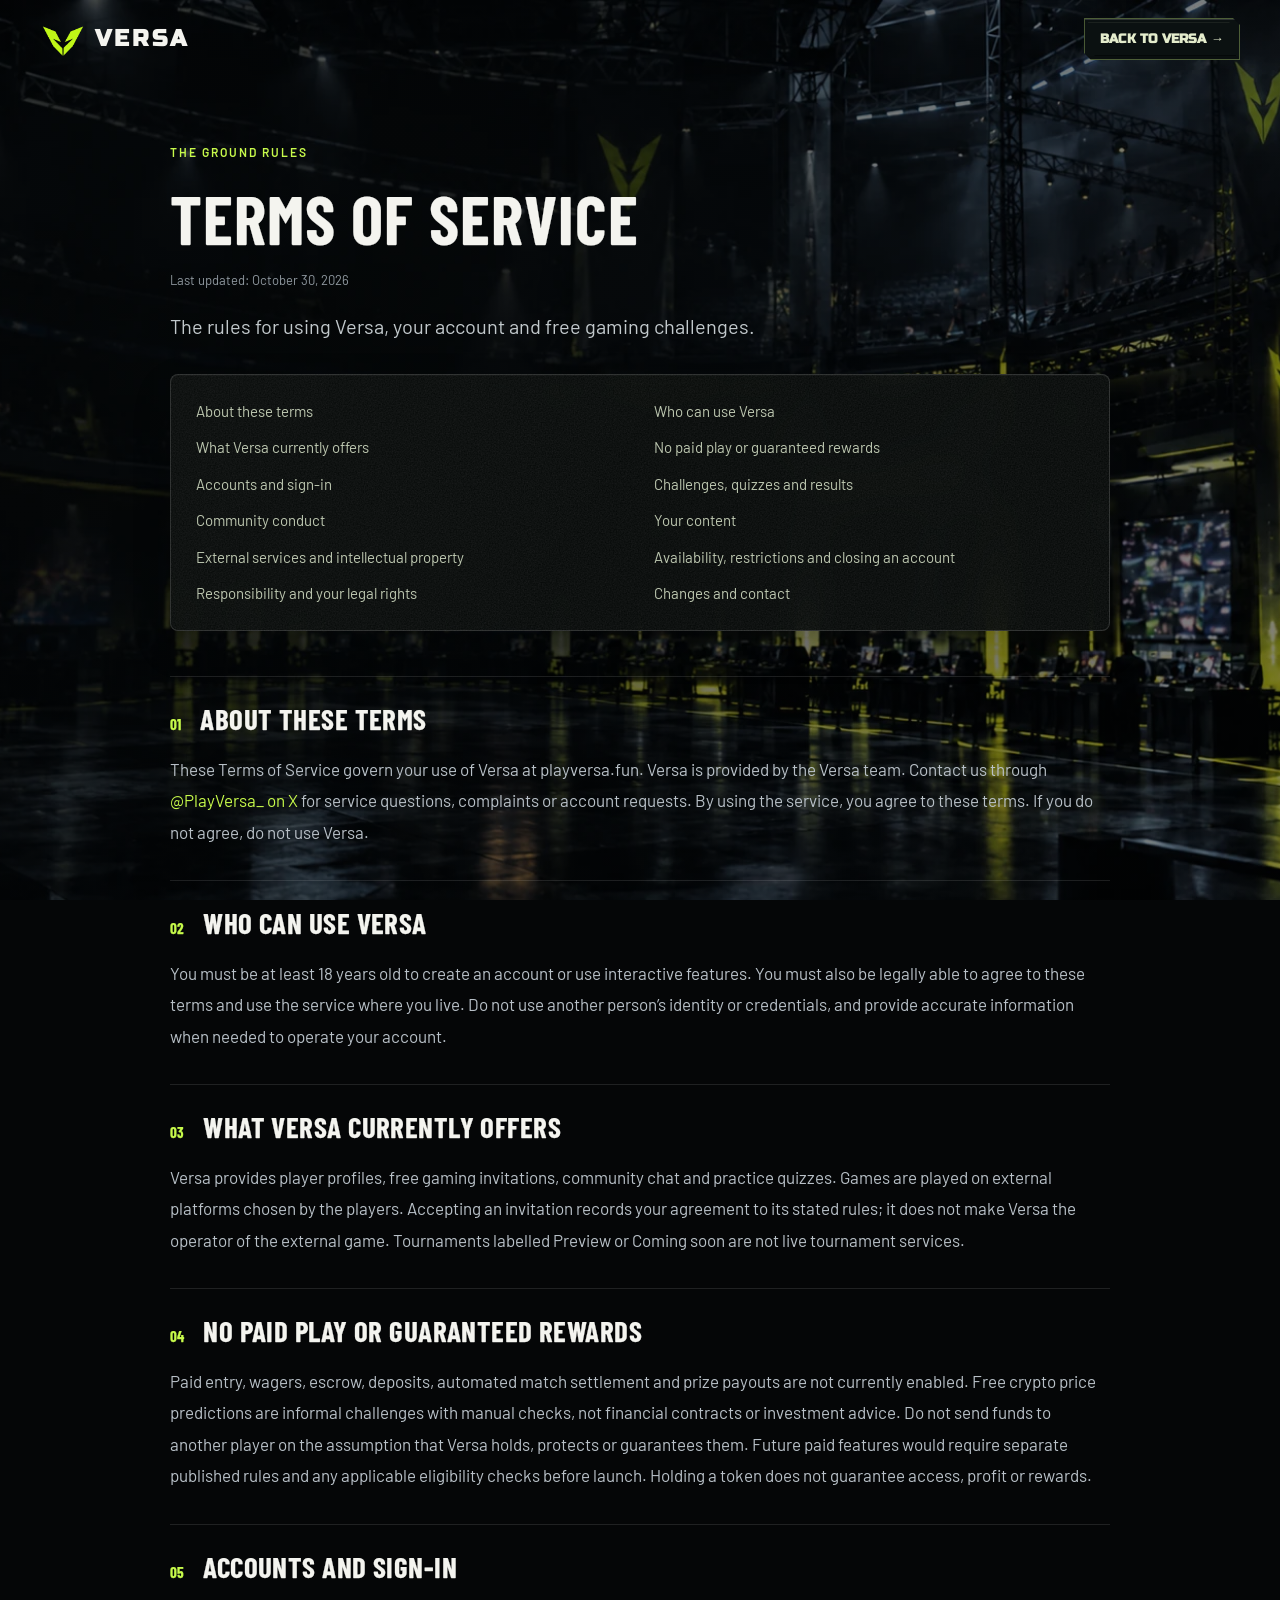
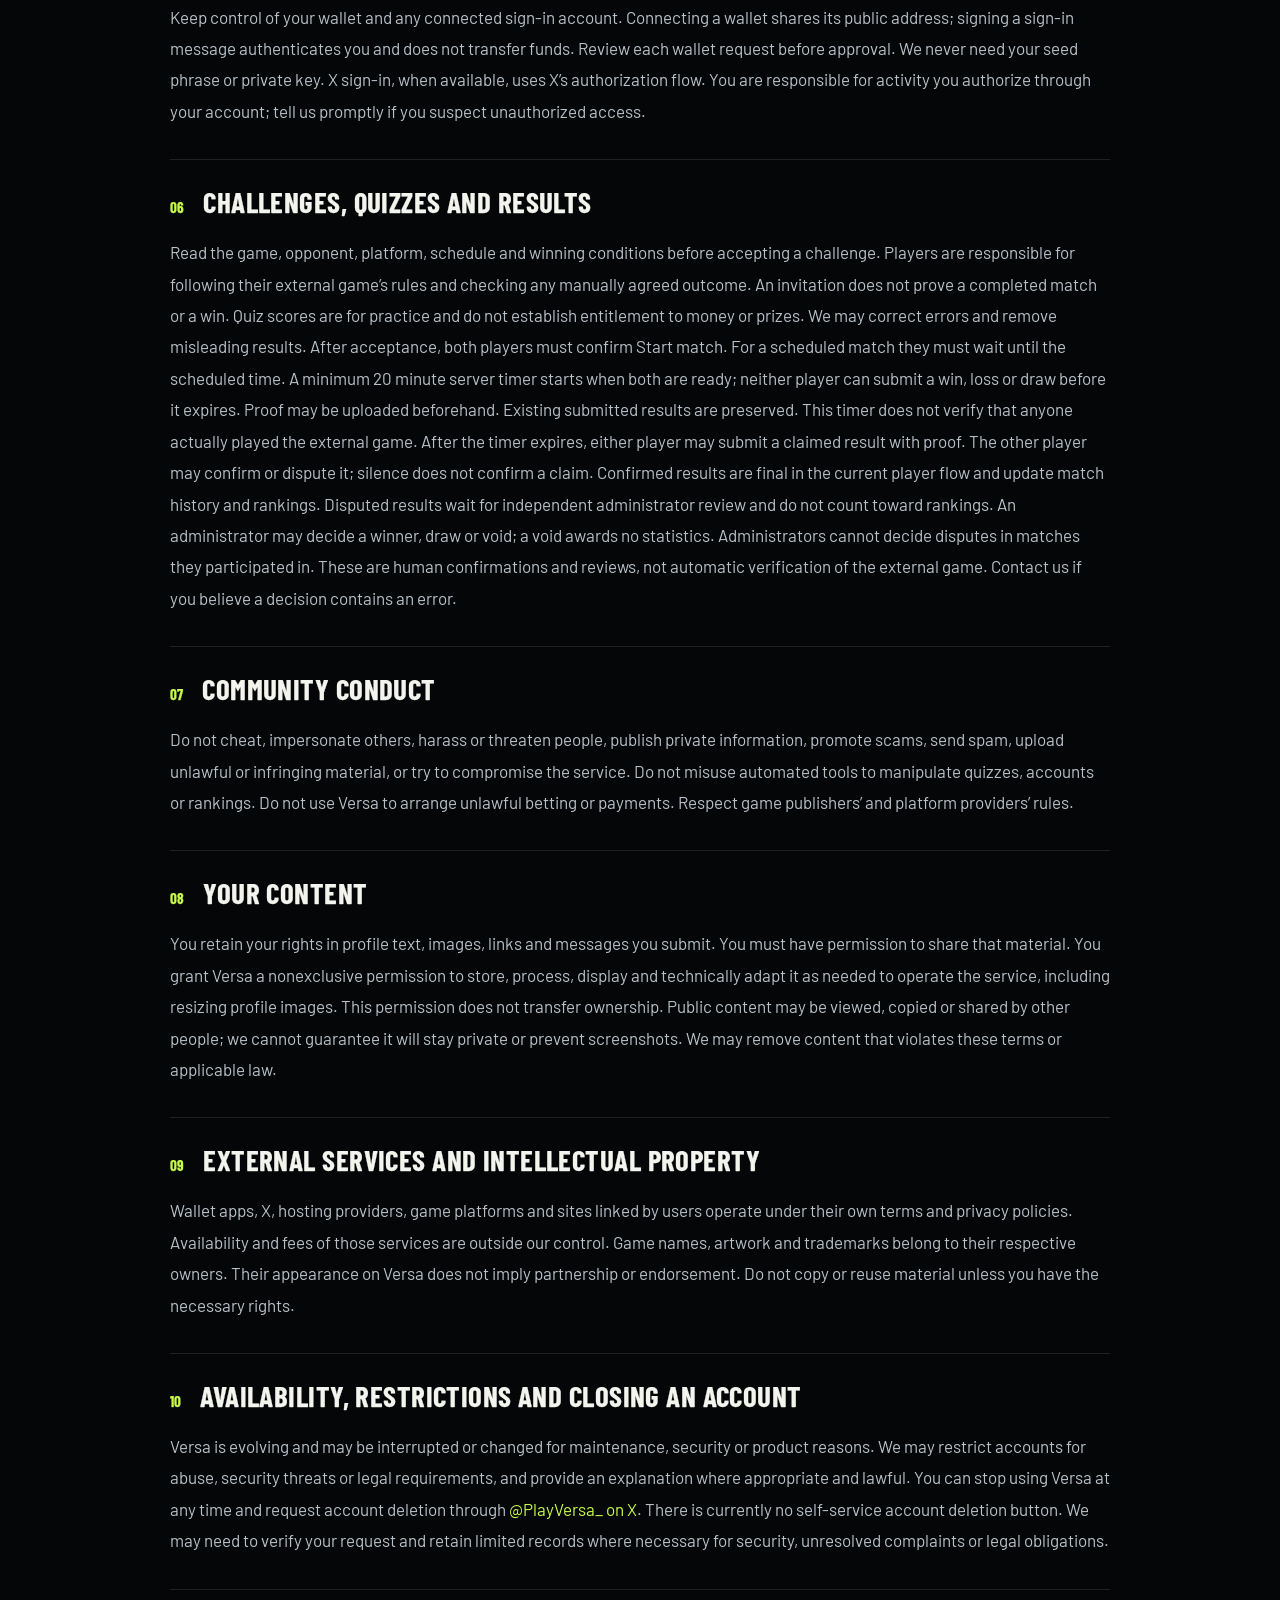
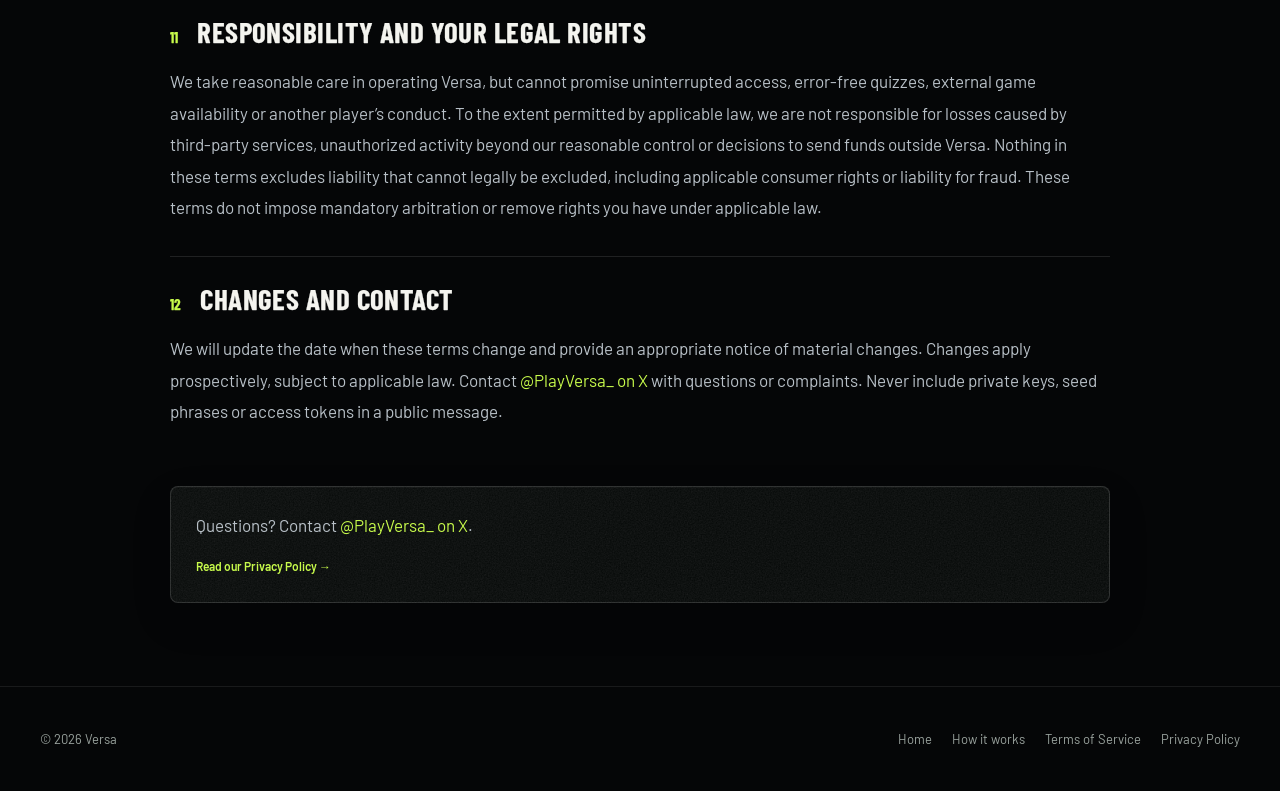
<file: terms/index.html>
<!doctype html><html lang="en"><head><meta charset="utf-8"><meta name="viewport" content="width=device-width,initial-scale=1"><meta name="theme-color" content="#090b0b"><meta name="versa-build" content="2026-11-01-v4.0"><title>Terms of Service | Versa</title><meta name="description" content="The rules for using Versa, your account and free gaming challenges."><link rel="canonical" href="https://playversa.fun/terms/"><link rel="icon" href="/versa-favicon.ico"><link rel="stylesheet" href="/assets/versa-base.css?v=04002"><link rel="stylesheet" href="/assets/app-v2.css?v=04002"><link rel="stylesheet" href="/assets/revision-v3.css?v=04002"></head><body class="legal-page"><a class="skip" href="#main">Skip to content</a><header class="header"><div class="header-inner"><a class="brand" href="/#home" aria-label="Versa home"><span class="brand-mark"><img src="/mobile-logo.png" alt=""></span><span class="brand-name">VERSA</span></a><a class="btn outline" href="/#home">Back to Versa →</a></div></header><main id="main" class="wrap legal-wrap"><p class="eyebrow">THE GROUND RULES</p><h1 class="section-title">Terms of Service</h1><p class="legal-date">Last updated: October 30, 2026</p><p class="legal-intro">The rules for using Versa, your account and free gaming challenges.</p><nav class="legal-index panel" aria-label="On this page"><a href="#terms-1">About these terms</a><a href="#terms-2">Who can use Versa</a><a href="#terms-3">What Versa currently offers</a><a href="#terms-4">No paid play or guaranteed rewards</a><a href="#terms-5">Accounts and sign-in</a><a href="#terms-6">Challenges, quizzes and results</a><a href="#terms-7">Community conduct</a><a href="#terms-8">Your content</a><a href="#terms-9">External services and intellectual property</a><a href="#terms-10">Availability, restrictions and closing an account</a><a href="#terms-11">Responsibility and your legal rights</a><a href="#terms-12">Changes and contact</a></nav><article class="legal-copy"><section id="terms-1"><h2><span>01</span> About these terms</h2><p>These Terms of Service govern your use of Versa at playversa.fun. Versa is provided by the Versa team. Contact us through <a href="https://x.com/PlayVersa_" target="_blank" rel="noopener noreferrer">@PlayVersa_ on X</a> for service questions, complaints or account requests. By using the service, you agree to these terms. If you do not agree, do not use Versa.</p></section><section id="terms-2"><h2><span>02</span> Who can use Versa</h2><p>You must be at least 18 years old to create an account or use interactive features. You must also be legally able to agree to these terms and use the service where you live. Do not use another person’s identity or credentials, and provide accurate information when needed to operate your account.</p></section><section id="terms-3"><h2><span>03</span> What Versa currently offers</h2><p>Versa provides player profiles, free gaming invitations, community chat and practice quizzes. Games are played on external platforms chosen by the players. Accepting an invitation records your agreement to its stated rules; it does not make Versa the operator of the external game. Tournaments labelled Preview or Coming soon are not live tournament services.</p></section><section id="terms-4"><h2><span>04</span> No paid play or guaranteed rewards</h2><p>Paid entry, wagers, escrow, deposits, automated match settlement and prize payouts are not currently enabled. Free crypto price predictions are informal challenges with manual checks, not financial contracts or investment advice. Do not send funds to another player on the assumption that Versa holds, protects or guarantees them. Future paid features would require separate published rules and any applicable eligibility checks before launch. Holding a token does not guarantee access, profit or rewards.</p></section><section id="terms-5"><h2><span>05</span> Accounts and sign-in</h2><p>Keep control of your wallet and any connected sign-in account. Connecting a wallet shares its public address; signing a sign-in message authenticates you and does not transfer funds. Review each wallet request before approval. We never need your seed phrase or private key. X sign-in, when available, uses X’s authorization flow. You are responsible for activity you authorize through your account; tell us promptly if you suspect unauthorized access.</p></section><section id="terms-6"><h2><span>06</span> Challenges, quizzes and results</h2><p>Read the game, opponent, platform, schedule and winning conditions before accepting a challenge. Players are responsible for following their external game’s rules and checking any manually agreed outcome. An invitation does not prove a completed match or a win. Quiz scores are for practice and do not establish entitlement to money or prizes. We may correct errors and remove misleading results. After acceptance, both players must confirm Start match. For a scheduled match they must wait until the scheduled time. A minimum 20 minute server timer starts when both are ready; neither player can submit a win, loss or draw before it expires. Proof may be uploaded beforehand. Existing submitted results are preserved. This timer does not verify that anyone actually played the external game. After the timer expires, either player may submit a claimed result with proof. The other player may confirm or dispute it; silence does not confirm a claim. Confirmed results are final in the current player flow and update match history and rankings. Disputed results wait for independent administrator review and do not count toward rankings. An administrator may decide a winner, draw or void; a void awards no statistics. Administrators cannot decide disputes in matches they participated in. These are human confirmations and reviews, not automatic verification of the external game. Contact us if you believe a decision contains an error.</p></section><section id="terms-7"><h2><span>07</span> Community conduct</h2><p>Do not cheat, impersonate others, harass or threaten people, publish private information, promote scams, send spam, upload unlawful or infringing material, or try to compromise the service. Do not misuse automated tools to manipulate quizzes, accounts or rankings. Do not use Versa to arrange unlawful betting or payments. Respect game publishers’ and platform providers’ rules.</p></section><section id="terms-8"><h2><span>08</span> Your content</h2><p>You retain your rights in profile text, images, links and messages you submit. You must have permission to share that material. You grant Versa a nonexclusive permission to store, process, display and technically adapt it as needed to operate the service, including resizing profile images. This permission does not transfer ownership. Public content may be viewed, copied or shared by other people; we cannot guarantee it will stay private or prevent screenshots. We may remove content that violates these terms or applicable law.</p></section><section id="terms-9"><h2><span>09</span> External services and intellectual property</h2><p>Wallet apps, X, hosting providers, game platforms and sites linked by users operate under their own terms and privacy policies. Availability and fees of those services are outside our control. Game names, artwork and trademarks belong to their respective owners. Their appearance on Versa does not imply partnership or endorsement. Do not copy or reuse material unless you have the necessary rights.</p></section><section id="terms-10"><h2><span>10</span> Availability, restrictions and closing an account</h2><p>Versa is evolving and may be interrupted or changed for maintenance, security or product reasons. We may restrict accounts for abuse, security threats or legal requirements, and provide an explanation where appropriate and lawful. You can stop using Versa at any time and request account deletion through <a href="https://x.com/PlayVersa_" target="_blank" rel="noopener noreferrer">@PlayVersa_ on X</a>. There is currently no self-service account deletion button. We may need to verify your request and retain limited records where necessary for security, unresolved complaints or legal obligations.</p></section><section id="terms-11"><h2><span>11</span> Responsibility and your legal rights</h2><p>We take reasonable care in operating Versa, but cannot promise uninterrupted access, error-free quizzes, external game availability or another player’s conduct. To the extent permitted by applicable law, we are not responsible for losses caused by third-party services, unauthorized activity beyond our reasonable control or decisions to send funds outside Versa. Nothing in these terms excludes liability that cannot legally be excluded, including applicable consumer rights or liability for fraud. These terms do not impose mandatory arbitration or remove rights you have under applicable law.</p></section><section id="terms-12"><h2><span>12</span> Changes and contact</h2><p>We will update the date when these terms change and provide an appropriate notice of material changes. Changes apply prospectively, subject to applicable law. Contact <a href="https://x.com/PlayVersa_" target="_blank" rel="noopener noreferrer">@PlayVersa_ on X</a> with questions or complaints. Never include private keys, seed phrases or access tokens in a public message.</p></section></article><div class="legal-bottom panel"><p>Questions? Contact <a href="https://x.com/PlayVersa_" target="_blank" rel="noopener noreferrer">@PlayVersa_ on X</a>.</p><a class="text-link" href="/privacy/">Read our Privacy Policy →</a></div></main><footer class="footer"><div class="wrap legal-footer"><span>© 2026 Versa</span><nav aria-label="Footer"><a href="/#home">Home</a><a href="/how-it-works/">How it works</a><a href="/terms/">Terms of Service</a><a href="/privacy/">Privacy Policy</a></nav></div></footer></body></html>
</file>
<file: assets/versa-base.css>
@font-face {
  font-family: 'Rajdhani';
  font-style: normal;
  font-weight: 400;
  font-display: swap;
  src: url('/assets/versa-font-1.woff') format('woff');
}
@font-face {
  font-family: 'Rajdhani';
  font-style: normal;
  font-weight: 500;
  font-display: swap;
  src: url('/assets/versa-font-2.woff') format('woff');
}
@font-face {
  font-family: 'Rajdhani';
  font-style: normal;
  font-weight: 600;
  font-display: swap;
  src: url('/assets/versa-font-3.woff') format('woff');
}
@font-face {
  font-family: 'Rajdhani';
  font-style: normal;
  font-weight: 700;
  font-display: swap;
  src: url('/assets/versa-font-4.woff') format('woff');
}
@font-face {
  font-family: 'Russo One';
  font-style: normal;
  font-weight: 400;
  font-display: swap;
  src: url('/assets/versa-font-5.woff') format('woff');
}



:root{color-scheme:dark;--ink:#080a09;--panel:#141714;--line:#30372b;--muted:#9ca697;--text:#f2f3e9;--lime:#c7fa4b;--max:1280px}*{box-sizing:border-box}html{scroll-behavior:smooth}body{margin:0;background:var(--ink);color:var(--text);font:15px/1.5 'DM Sans',Arial,sans-serif}a{color:inherit;text-decoration:none}button,input,select,textarea{font:inherit}button{cursor:pointer}button:disabled{opacity:.5;cursor:not-allowed}button:focus-visible,a:focus-visible,input:focus-visible,select:focus-visible,textarea:focus-visible{outline:2px solid var(--lime);outline-offset:3px}[hidden]{display:none!important}img{display:block;max-width:100%}.wrap{width:min(var(--max),calc(100% - 80px));margin:auto}.skip{position:fixed;top:-80px;left:16px;z-index:100;background:var(--lime);color:#111;padding:10px}.skip:focus{top:10px}.header{background:#0b0d0beF;position:relative;z-index:20;border-bottom:1px solid #242a21}.header-inner{width:min(var(--max),calc(100% - 80px));height:78px;margin:auto;display:flex;align-items:center;gap:36px}.brand{display:inline-flex;align-items:center;gap:10px;font-size:23px;letter-spacing:3px;font-weight:800}.brand-mark{display:inline-grid;place-items:center;color:#111;background:var(--lime);font:800 25px/1 'Barlow Condensed',Arial,sans-serif;width:30px;height:30px;clip-path:polygon(0 0,36% 0,50% 60%,64% 0,100% 0,69% 100%,31% 100%);font-size:0}.header nav{display:flex;gap:30px;margin:auto}.header nav a{color:#a9b1a5;font-size:12px;font-weight:600}.header nav a.active,.header nav a:hover{color:var(--lime)}.header-actions{display:flex;gap:12px}.wallet-btn,.btn{border:1px solid transparent;background:var(--lime);color:#10140c;border-radius:4px;padding:12px 18px;font-size:12px;font-weight:700;display:inline-flex;align-items:center;justify-content:center;gap:22px;min-height:44px}.wallet-btn.connected{background:#1d241a;color:var(--text);border-color:#536843}.btn.outline{background:transparent;border-color:#68705f;color:var(--text)}.btn.ghost{background:#20251e;color:var(--text);border-color:#343c30}.btn:disabled{cursor:not-allowed}.btn:hover:not(:disabled),.wallet-btn:hover{filter:brightness(1.1)}.menu-btn{display:none;background:none;color:white;border:0;font-size:22px}.demo-ribbon{text-align:center;background:#171e13;color:#c4d6a8;font-size:10px;letter-spacing:1px;padding:7px 12px}.dot{display:inline-block;width:7px;height:7px;border-radius:50%;background:var(--lime);margin-right:7px}.ribbon-desc{color:#8e9e83;letter-spacing:0}.hero{min-height:650px;position:relative;display:flex;align-items:center;background:#0d100c;overflow:hidden}.hero-bg{position:absolute;inset:0;width:100%;height:100%;object-fit:cover}.hero:after{content:'';position:absolute;inset:0;background:linear-gradient(90deg,#080a09 2%,#080a09f7 27%,#080a0999 48%,transparent 80%),linear-gradient(0deg,#080a09,transparent 25%)}.hero-inner{position:relative;z-index:1;padding:80px 0;width:min(var(--max),calc(100% - 80px));margin:auto}.eyebrow{font-size:10px;letter-spacing:2px;font-weight:700;color:var(--lime);text-transform:uppercase;margin:0 0 18px}.display,.section-title,.page-title{font-family:'Barlow Condensed',Impact,sans-serif;text-transform:uppercase;line-height:.94;letter-spacing:-1px;font-weight:700}.display{font-size:clamp(72px,8vw,112px);margin:0 0 23px;max-width:620px}.display em{color:var(--lime);font-style:normal}.hero p:not(.eyebrow){color:#b3bcab;font-size:15px;max-width:430px;line-height:1.75}.actions{display:flex;gap:12px;flex-wrap:wrap;margin-top:27px}.hero-hint{display:flex;gap:22px;color:#aab3a3;font-size:10px;margin-top:30px}.hero-hint span:before{content:'↗';color:var(--lime);margin-right:7px}.ticker{border-block:1px solid #242a21;background:#0d100c}.ticker .wrap{display:flex;justify-content:space-between;gap:15px;padding:18px 0;text-transform:uppercase;font-size:10px;letter-spacing:1.7px;color:#abb7a6}.ticker b{color:var(--lime)}.section{padding:80px 0}.section-alt{background:#10130f;border-block:1px solid #20251f}.section-head{display:flex;align-items:end;justify-content:space-between;gap:24px;margin-bottom:30px}.section-title{font-size:54px;margin:0}.section-head p{max-width:390px;color:var(--muted);font-size:13px;margin:0}.text-link{font-size:12px;font-weight:700;color:var(--lime)}.pill{display:inline-flex;align-items:center;gap:6px;border:1px solid #425136;border-radius:99px;padding:5px 10px;color:#cee5b1;font-size:10px;font-weight:600;white-space:nowrap}.tagline{color:var(--muted);font-size:13px}.card-grid{display:grid;grid-template-columns:repeat(3,1fr);gap:16px}.card{border:1px solid var(--line);border-radius:8px;background:#151915;overflow:hidden}.card-body{padding:22px}.card-top,.card-foot,.card-meta,.detail-row{display:flex;justify-content:space-between;gap:15px;align-items:center}.card-top{font-size:10px;color:#aab5a4;letter-spacing:.8px}.card h3{font-size:19px;line-height:1.2;margin:20px 0 9px}.card p{color:var(--muted);font-size:12px}.card-prize{font:700 35px/1 'Barlow Condensed',sans-serif;margin:20px 0}.card-prize small{font:12px 'DM Sans',sans-serif;color:var(--muted)}.card-foot{border-top:1px solid var(--line);padding-top:15px;color:var(--muted);font-size:11px}.card-foot button{background:none;color:var(--lime);border:0;font-weight:700;font-size:11px}.step-grid{display:grid;grid-template-columns:repeat(4,1fr);gap:22px}.step{border-top:1px solid #53624c;padding-top:20px}.step-num{font:700 28px 'Barlow Condensed',sans-serif;color:var(--lime)}.step h3{font-size:16px}.step p{color:var(--muted);font-size:12px;line-height:1.7}.feature-grid{display:grid;grid-template-columns:1fr 1fr;gap:20px}.feature{border:1px solid var(--line);border-radius:10px;overflow:hidden;background:#151915}.feature img{width:100%;aspect-ratio:1.9;object-fit:cover}.feature-copy{padding:25px}.feature-copy h3{font:700 31px 'Barlow Condensed',sans-serif;text-transform:uppercase;margin:0}.feature-copy p{color:var(--muted);font-size:12px}.bottom-cta{background:#c7fa4b;color:#13180e;border-radius:9px;padding:42px;display:flex;justify-content:space-between;gap:20px;align-items:center}.bottom-cta h2{font:700 44px/1 'Barlow Condensed',sans-serif;text-transform:uppercase;margin:0}.bottom-cta p{font-size:13px}.bottom-cta .btn{background:#13180e;color:#fff}.page-top{padding:60px 0 27px}.page-title{font-size:70px;margin:0 0 18px}.page-intro{font-size:13px;color:var(--muted);max-width:650px}.inline-note{background:#1a2117;border:1px solid #405138;color:#c8d6ba;padding:14px 17px;border-radius:6px;font-size:12px;margin:22px 0}.filters{display:flex;gap:10px;flex-wrap:wrap;align-items:center;margin:20px 0 30px}.filter{background:#151a15;color:#bec8b6;border:1px solid #374334;padding:9px 14px;border-radius:4px;font-size:11px}.filter.active{background:var(--lime);color:#111;border-color:var(--lime)}.filter-search{margin-left:auto;max-width:260px}.empty{border:1px dashed #485544;border-radius:8px;padding:35px;text-align:center;color:var(--muted);grid-column:1/-1}.two-col{display:grid;grid-template-columns:1.35fr .8fr;gap:24px}.panel{background:#141814;border:1px solid var(--line);border-radius:8px;padding:24px;margin-bottom:18px}.panel h2{font:700 28px 'Barlow Condensed',sans-serif;text-transform:uppercase;margin:0 0 10px}.panel p{color:var(--muted);font-size:13px}.player-row{display:flex;justify-content:space-between;gap:12px;padding:15px 0;border-bottom:1px solid var(--line);align-items:center}.avatar{display:inline-grid;place-items:center;background:#283623;color:var(--lime);border:1px solid #506941;border-radius:50%;width:36px;height:36px;font-weight:700;margin-right:9px}.metric-grid{display:grid;grid-template-columns:repeat(4,1fr);gap:12px}.metric{background:#151a15;border:1px solid var(--line);border-radius:8px;padding:20px}.metric strong{font:700 35px 'Barlow Condensed',sans-serif;display:block}.metric small{font-size:11px;color:var(--muted)}.quiz-card{max-width:760px;margin:auto}.quiz-question{font-size:24px;line-height:1.3;margin:25px 0}.answers{display:grid;gap:10px}.answer{width:100%;text-align:left;border:1px solid #3e4938;border-radius:6px;padding:16px;background:#1d241c;color:var(--text)}.answer:hover:not(:disabled){border-color:var(--lime)}.timer{font:700 30px 'Barlow Condensed',sans-serif;color:var(--lime)}.progress{height:4px;background:#323a2f;border-radius:3px;overflow:hidden}.progress div{height:100%;background:var(--lime);transition:width .2s}.table{width:100%;border-collapse:collapse;font-size:12px}.table th,.table td{text-align:left;padding:13px;border-bottom:1px solid var(--line)}.table th{color:var(--muted);font-weight:500}.footer{border-top:1px solid #293027;padding:42px 0}.footer-inner{width:min(var(--max),calc(100% - 80px));margin:auto;display:flex;justify-content:space-between;align-items:start;gap:30px;flex-wrap:wrap}.footer p{color:#85917f;font-size:11px}.footer-links{display:flex;gap:20px;font-size:11px;color:#bac3b5}.footnote{width:100%;border-top:1px solid var(--line);padding-top:15px}dialog{background:#151b15;color:var(--text);border:1px solid #4b5d40;border-radius:10px;width:min(570px,calc(100% - 30px));max-height:90vh;padding:25px}dialog::backdrop{background:#000b;backdrop-filter:blur(5px)}.dialog-head{display:flex;justify-content:space-between;align-items:center}.dialog-head h2{font:700 30px 'Barlow Condensed',sans-serif;text-transform:uppercase;margin:0}.close{border:1px solid var(--line);background:transparent;color:white;font-size:21px;width:38px;height:38px;border-radius:5px}.form{display:grid;gap:15px;margin-top:20px}.form label{font-size:11px;color:#c4d1be;display:grid;gap:6px}.form input,.form select,.form textarea,.filter-search{width:100%;background:#0c100c;color:var(--text);border:1px solid #47533f;border-radius:5px;padding:12px}.form textarea{min-height:80px;resize:vertical}.error{font-size:12px;color:#ffaaa2;min-height:18px}.small{font-size:11px;color:var(--muted)}.info-box{padding:13px;background:#222c1f;border-radius:5px;color:#c2d5b4;font-size:11px}.wallet-address{word-break:break-all;font-size:12px;color:#dbe9cf}.choices{display:grid;gap:10px;margin:20px 0}.choice{display:flex;justify-content:space-between;align-items:center;padding:16px;border-radius:6px;background:#1d241c;border:1px solid #424e3c;color:white;font-weight:700;text-align:left}.choice span{color:var(--muted);font-size:11px;font-weight:400}#toast{position:fixed;bottom:20px;left:50%;transform:translateX(-50%);background:#e8f4db;color:#172013;padding:12px 18px;border-radius:5px;font-size:12px;z-index:100;max-width:90%}.no-script{padding:20px;color:white}.status-bar{display:flex;gap:8px;flex-wrap:wrap;margin:20px 0}.status-bar span{padding:8px 10px;border-bottom:2px solid #3b4636;color:#7c8a76;font-size:10px}.status-bar span.current{border-color:var(--lime);color:var(--lime)}.disclaimer{color:#879180;font-size:11px}.image-panel{width:100%;border-radius:8px;max-height:360px;object-fit:cover}.rule-list{color:#abb7a4;font-size:13px;line-height:1.8;padding-left:20px}
@media(max-width:850px){.wrap,.header-inner,.footer-inner,.hero-inner{width:calc(100% - 40px)}.header nav{gap:18px}.card-grid{grid-template-columns:repeat(2,1fr)}.step-grid{grid-template-columns:repeat(2,1fr)}.two-col{grid-template-columns:1fr}.hero{min-height:620px}}
@media(max-width:600px){.header-inner{height:68px}.brand{font-size:20px}.header nav{display:none;position:absolute;top:68px;left:0;right:0;padding:18px 20px 25px;background:#10150f;flex-direction:column;gap:0;border-bottom:1px solid #424f3d}.header nav.open{display:flex}.header nav a{padding:11px 0;font-size:14px}.header-actions{margin-left:auto;align-items:center}.wallet-btn{padding:10px 12px;font-size:10px;gap:8px;min-height:38px}.menu-btn{display:block}.ribbon-desc{display:block;margin-top:3px}.hero{min-height:760px;align-items:start}.hero-bg{object-position:center}.hero:after{background:linear-gradient(180deg,#080a09ef 0%,#080a09df 28%,#080a0955 52%,transparent 69%,#080a09 100%)}.hero-inner{padding:65px 0 330px}.display{font-size:68px}.hero p:not(.eyebrow){font-size:13px;max-width:310px}.hero-hint{font-size:9px}.ticker .wrap{flex-wrap:wrap;justify-content:center;font-size:8px}.section{padding:52px 0}.section-head{align-items:start;flex-direction:column}.section-title{font-size:42px}.card-grid,.feature-grid{grid-template-columns:1fr}.step-grid{gap:24px 15px}.step h3{font-size:14px}.step p{font-size:11px}.bottom-cta{padding:27px;flex-direction:column;align-items:start}.bottom-cta h2{font-size:36px}.page-top{padding:36px 0 15px}.page-title{font-size:55px}.metric-grid{grid-template-columns:repeat(2,1fr)}.filter-search{margin-left:0;max-width:none}.footer-links{flex-wrap:wrap}.quiz-question{font-size:20px}.table{font-size:10px}.table th,.table td{padding:9px 5px}.panel{padding:18px}}

.brand-mark{position:relative;clip-path:none;background:none;overflow:hidden;width:36px;height:29px}.brand-mark img{position:absolute;max-width:none;width:58px;height:58px;left:50%;top:50%;transform:translate(-50%,-40%);object-fit:contain;mix-blend-mode:screen}.muted{color:var(--muted)}.bottom{padding-bottom:65px}

.controller-panel{display:grid;grid-template-columns:1fr 1fr;align-items:center;gap:40px;padding:48px;background:radial-gradient(ellipse at 80% 50%,#35481366,transparent 65%),#12170f;border:1px solid var(--line);border-radius:12px}.controller-panel img{width:min(100%,420px);max-height:400px;object-fit:contain;justify-self:center;filter:drop-shadow(0 28px 32px #0008)}@media(max-width:600px){.controller-panel{grid-template-columns:1fr;padding:28px;gap:28px}.controller-panel img{max-height:290px}}


:root{--heading:'Russo One',Impact,'Arial Black',sans-serif;--body:'Rajdhani',Arial,sans-serif}
body{font:500 18px/1.5 var(--body)}button,input,select,textarea{font-family:var(--body)}
h1,h2,h3,.display,.section-title,.page-title,.bottom-cta h2,.feature-copy h3,.panel h2,.dialog-head h2{font-family:var(--heading);font-weight:400;-webkit-text-stroke:.25px;letter-spacing:-.025em;line-height:1.12}
.header nav a{font-family:var(--heading);font-size:13px;font-weight:400}.header{border:0}.brand{font-family:var(--heading)}.brand-mark{width:46px;height:40px}.brand-mark img{width:75px;height:75px}.wallet-btn,.btn,.card-foot button{font-weight:700;font-size:15px}.eyebrow{font-weight:700;font-size:12px}.hero{min-height:700px}.hero picture{position:absolute;inset:0;display:block}.hero-bg{width:100%;height:100%;object-fit:cover}.hero-inner{padding:65px 0}.display{font-size:clamp(70px,7.4vw,112px);max-width:760px;line-height:1.04}.hero p:not(.eyebrow){font-size:19px;max-width:465px}.hero:after{background:linear-gradient(90deg,#080a09 0%,#080a09e6 29%,#080a0970 55%,transparent 90%),linear-gradient(0deg,#080a09,transparent 22%)}.hero-hint{font-size:12px}.section-title{font-size:clamp(35px,4vw,62px)}.section-head p,.feature-copy p,.step p,.card p,.panel p,.page-intro{font-size:17px}.card h3{font-family:var(--heading);font-size:23px}.card-top,.card-foot{font-size:13px}.arena-art{width:100%;aspect-ratio:1.6;object-fit:cover}.card-body{padding:24px}.arena-card h3{margin:22px 0 12px}.arena-card .card-foot{margin-top:24px}.dialog-art{width:100%;aspect-ratio:1.9;object-fit:cover;border-radius:8px;margin:24px 0}.page-title{font-size:clamp(44px,6vw,88px)}.feature-copy h3{font-size:30px}.step h3{font-size:18px}.small,.info-box,.inline-note{font-size:14px}.controller-panel{grid-template-columns:1.15fr 1fr;padding:60px;gap:30px}.controller-panel .section-title{font-size:clamp(64px,7vw,108px);line-height:1.02}.controller-panel img{max-height:480px;width:100%;max-width:440px}.controller-panel .page-intro{max-width:480px}.bottom-cta{align-items:center}.bottom-cta h2{font-size:clamp(30px,3.4vw,48px);max-width:760px}.bottom-cta p{font-size:18px}.footer p,.footer-links{font-size:15px}.menu-btn{width:40px;height:40px;padding:9px;flex-direction:column;justify-content:center;gap:5px}.menu-btn span{display:block;width:22px;height:2px;background:#eaf0e4;transition:transform .2s,opacity .2s}.menu-btn[aria-expanded=true] span:first-child{transform:translateY(7px) rotate(45deg)}.menu-btn[aria-expanded=true] span:nth-child(2){opacity:0}.menu-btn[aria-expanded=true] span:last-child{transform:translateY(-7px) rotate(-45deg)}
dialog:has(.wallet-list){width:min(410px,calc(100% - 30px));padding:25px 18px 18px;background:#0b0c0e;border:1px solid #292c28;border-radius:18px}dialog:has(.wallet-list) .dialog-head{position:relative;justify-content:center;padding:0 30px 22px}dialog:has(.wallet-list) .dialog-head h2{color:var(--lime);font-size:25px;letter-spacing:-1px}dialog:has(.wallet-list) .close{position:absolute;right:0;border:0;color:#aaa;background:none}.wallet-list{display:grid;gap:4px}.wallet-row{width:100%;display:flex;align-items:center;gap:14px;border:0;border-radius:10px;background:transparent;padding:14px 10px;color:#f3f3f3;text-align:left;min-height:66px}.wallet-row:hover:not(:disabled){background:#181c17}.wallet-row strong{font:700 18px var(--body)}.wallet-row small{margin-left:auto;font:600 12px var(--body);color:#a8d5b8}.wallet-row b{color:#8d948a;margin-left:auto;font-size:24px}.wallet-row small+b{margin-left:4px}.wallet-icon,.wallet-icon>span,.wallet-icon img{width:34px;height:34px;display:grid;place-items:center;border-radius:9px;font-size:28px;font-weight:700}.x-signin{background:#17191a;margin-top:10px}.x-icon{font:28px Arial;width:34px;text-align:center}.wallet-note{text-align:center!important;font-size:13px!important;color:#9ba198;margin:19px 0 0}.wallet-row:disabled{opacity:.55}.quiz-question{font-family:var(--heading);font-size:23px;line-height:1.45}.answer{font-size:18px}.table{font-size:16px}.metric strong{font-family:var(--heading);font-size:30px}
@media(max-width:850px){.header nav{gap:20px}.header nav a{font-size:11px}.header-inner{gap:18px}.controller-panel{padding:35px}.controller-panel .section-title{font-size:65px}}
@media(max-width:600px){.header-inner{height:68px;width:calc(100% - 32px)}.brand-name{display:none}.header .brand-mark{width:42px;height:37px}.header-actions{gap:10px}.wallet-btn{font-size:13px;padding:9px 15px}.menu-btn{display:flex}.header nav{top:68px;background:#0e120eed;backdrop-filter:blur(18px);border:0;border-radius:0 0 16px 16px;padding:22px 25px 28px;box-shadow:0 22px 40px #0009}.header nav a{font-family:var(--heading);font-size:23px;padding:15px 0;font-weight:400;letter-spacing:.2px}.hero{min-height:780px;align-items:start}.hero-inner{padding:25px 0 420px;width:calc(100% - 36px);margin:0 auto}.hero .eyebrow{font-size:9px;letter-spacing:1.5px;margin-bottom:15px}.display{font-size:clamp(38px,11.9vw,66px);line-height:1.07;margin-bottom:15px}.hero p:not(.eyebrow){font-size:16px;line-height:1.5;max-width:345px;margin:0}.hero-bg{height:auto;width:100%;top:auto;bottom:0;object-fit:contain;object-position:bottom}.hero:after{background:linear-gradient(180deg,#080a09 .5%,#080a09cc 16%,transparent 43%,transparent 87%,#080a09 100%)}.hero .actions{margin-top:18px;gap:9px;flex-wrap:nowrap}.hero .actions .btn{font-size:13px;padding:11px 12px;gap:6px;flex:1;white-space:nowrap}.hero-hint{font-size:10px;gap:12px;margin-top:16px;flex-wrap:wrap}.hero-hint span:last-child{display:none}.controller-panel{padding:30px 20px;grid-template-columns:1fr;text-align:center;gap:30px}.controller-panel .section-title{font-size:clamp(47px,13vw,70px)}.controller-panel .page-intro{margin:18px auto 22px;max-width:290px}.controller-panel img{max-height:360px;max-width:310px}.bottom-cta{text-align:center;align-items:center;padding:30px 22px;gap:18px}.bottom-cta h2{font-size:31px;line-height:1.15}.bottom-cta p{font-size:17px}.footer-inner{justify-content:center;text-align:center;flex-direction:column;align-items:center}.footer-links{justify-content:center;gap:18px;font-size:15px}.footer .brand{justify-content:center}.footer .footnote{margin-top:0}.section-title{font-size:34px}.section-head p,.card p,.step p{font-size:16px}.page-title{font-size:43px}.card h3{font-size:24px}.feature-copy h3{font-size:26px}.metric strong{font-size:24px}.table{font-size:14px}.page-intro{font-size:18px}.wallet-row{padding:12px 8px}.wallet-row strong{font-size:18px}.wallet-row small{font-size:11px}.header .brand{gap:0}}


.connect-icon{display:block;flex:none}.wallet-btn{gap:9px}.invite-label{display:grid;gap:9px;margin:22px 0;font-size:15px;color:var(--muted)}.invite-url{width:100%;background:#0a1009;color:var(--text);border:1px solid #4a5b3f;border-radius:7px;padding:14px;font:600 15px var(--body)}.invite-display{overflow-wrap:anywhere}.safety-teaser{align-items:center}.safety-teaser .page-intro{margin:22px 0}.arena-grid{grid-template-columns:repeat(4,minmax(0,1fr))}.header-inner{gap:22px}.header nav{gap:22px}.arena-grid h3{font-size:22px}.arena-grid .card-body{padding:20px}.arena-grid .card-top{flex-wrap:wrap;gap:8px}.header nav a{white-space:nowrap}.safety-teaser .image-panel{max-height:400px}.how-page .page-top{padding-bottom:60px}@media(max-width:1100px){.arena-grid{grid-template-columns:repeat(2,minmax(0,1fr))}.header nav{gap:14px}.header nav a{font-size:11px}.header-inner{gap:16px}}@media(max-width:600px){.arena-grid{grid-template-columns:1fr}.header nav a{font-size:23px}.header nav{gap:0}.wallet-btn{gap:8px;font-size:14px}.safety-teaser{gap:28px}.invite-url{font-size:14px}.header nav{max-height:calc(100dvh - 80px);overflow:auto}}


/* Latest layout refinements */
.brand-mark,.header .brand-mark{display:grid;place-items:center;width:46px;height:44px;overflow:visible;background:transparent;clip-path:none;position:static}.brand-mark img,.header .brand-mark img{display:block;position:static;width:46px;height:46px;max-width:100%;object-fit:contain;transform:none;mix-blend-mode:normal}.brand{gap:9px}.games-section{padding-top:40px}.controller-panel .page-intro{margin-bottom:0}.how-steps{grid-template-columns:repeat(5,minmax(0,1fr))}.how-steps .step h3{font-size:18px}.how-steps .step p{font-size:16px}.mobile-ca-row{display:none}.ca-copy{display:inline-flex;align-items:center;justify-content:center;gap:9px;padding:10px 0 10px 8px;background:none;border:0;color:var(--lime);font:600 14px var(--body);white-space:nowrap}.ca-copy svg{flex:none}.ca-copy:hover:not(:disabled){color:#f6ffdf}.ca-copy:disabled{opacity:.65;cursor:default;color:#9eab94}.header-actions{align-items:center;gap:15px}.header nav{gap:19px}.header nav a{font-size:12px}.header-inner{gap:18px}.desktop-ca{min-width:112px}
@media(max-width:1100px) and (min-width:601px){.header-inner{width:calc(100% - 32px);gap:12px}.header nav{gap:12px}.header nav a{font-size:10px}.header .brand-name{font-size:20px}.header-actions{gap:8px}.wallet-btn{padding:10px 12px}.desktop-ca{min-width:100px;font-size:12px}.how-steps{grid-template-columns:repeat(3,minmax(0,1fr))}}
@media(max-width:800px) and (min-width:601px){.header .brand-name{display:none}.header nav a{font-size:9px}.header nav{gap:10px}.desktop-ca{min-width:90px;font-size:11px}.header-actions{gap:4px}}
@media(max-width:600px){.mobile-ca-row{display:flex;align-items:center;justify-content:center;min-height:31px;background:#10160b}.mobile-ca-row .ca-copy{padding:6px 12px;font-size:13px;min-height:31px;letter-spacing:.3px}.desktop-ca{display:none}.header nav{top:99px}.header nav a{font-size:23px}.header .brand-mark{width:44px;height:40px}.header .brand-mark img{width:44px;height:44px}.hero{min-height:clamp(650px,calc(400px + 70vw),720px)}.hero-inner{padding:25px 0 280px}.hero-bg{top:clamp(70px,calc(440px - 95vw),140px);bottom:auto;width:100%;height:auto}.hero:after{background:linear-gradient(180deg,#080a09 .5%,#080a09b8 14%,transparent 42%,transparent 88%,#080a09 100%)}.games-section{padding-top:20px}.games-section .section-head{margin-bottom:24px}.controller-section{padding-bottom:26px}.controller-section+.section{padding-top:26px}.controller-panel .page-intro{margin-bottom:0}.how-steps{grid-template-columns:1fr;gap:26px}.how-steps .step{padding-top:18px}.how-steps .step h3{font-size:20px}.how-steps .step p{font-size:17px}.footer .brand-mark img{width:46px;height:46px}.header-actions{gap:10px}.header nav{max-height:calc(100dvh - 110px)}}


/* Final visual refinements */
.header{background:#080a09;border:0;box-shadow:none}.hero picture{z-index:0}.hero:before{content:'';position:absolute;inset:0 0 auto;height:230px;background:linear-gradient(180deg,#080a09 0%,#080a09ec 12%,#080a09a8 40%,#080a0940 72%,transparent 100%);z-index:1;pointer-events:none}.hero:after{z-index:1;pointer-events:none}.hero-inner{z-index:2}.arena-card{display:flex;flex-direction:column}.arena-card .card-body{display:flex;flex-direction:column;flex:1}.arena-card .card-body>p{margin-bottom:24px}.arena-card .card-foot{margin-top:auto}.arena-card .pill{font-size:11px;letter-spacing:.8px;text-transform:uppercase}@media(max-width:600px){.hero:before{height:190px;background:linear-gradient(180deg,#080a09 0%,#080a09d9 28%,#080a095c 67%,transparent 100%)}}
</file>
<file: assets/app-v2.css>
:root{--panel:#121710;--border:#303a29;--muted:#a1aa9a}.app-sidebar{display:none}.app-mode .app-sidebar{display:flex;flex-direction:column;position:fixed;inset:0 auto 0 0;width:228px;background:#0d110c;border-right:1px solid var(--border);z-index:80;padding:28px 16px}.side-brand{display:flex;align-items:center;gap:10px;font:22px 'Russo One',sans-serif;margin-bottom:48px}.side-brand img{width:38px;height:38px;object-fit:contain}.side-label{font-size:10px;letter-spacing:2px;color:var(--muted);margin:0 12px 12px}.side-link{display:flex;align-items:center;gap:14px;padding:13px;border-radius:7px;margin:3px 0;color:#a8b09f;font-weight:700}.side-link span{font:22px sans-serif;width:24px;text-align:center}.side-link.active{background:#c5ff3814;color:var(--lime)}.side-link:hover{background:#ffffff08}.side-bottom{margin-top:auto;display:grid;gap:16px;padding:14px}.side-bottom a{font-size:13px;color:#b3bba8}.side-bottom span{font-size:9px;letter-spacing:1px;color:#68745f}.app-mode main,.app-mode footer{margin-left:228px}.app-mode .header{margin-left:228px;width:calc(100% - 228px)}.app-mode .header .nav,.app-mode .header nav{display:none}.app-mode .header .logo{visibility:hidden}.app-mode .page-top{padding-top:44px}.app-mode .wrap{max-width:1200px;width:calc(100% - 64px)}.app-mode .footer{padding:24px 0}.app-mode .section-title{font-size:clamp(28px,3.3vw,48px)}.compact-section{padding-top:48px;padding-bottom:28px}.short-hero{min-height:610px;max-height:740px}.short-hero .display{font-size:clamp(52px,6.5vw,100px)}.short-hero .hero-status{font-size:12px;color:#aab49c;margin-top:20px}.landing-games{display:grid;grid-template-columns:repeat(4,1fr);gap:16px}.landing-game{border:1px solid var(--border);background:var(--panel);border-radius:10px;overflow:hidden;text-align:left;padding:0;color:var(--white);cursor:pointer}.landing-game img{width:100%;height:160px;object-fit:cover;display:block}.landing-game strong{display:block;font:17px 'Russo One',sans-serif;margin:18px 16px 6px}.landing-game span{display:block;font-size:13px;color:var(--muted);margin:0 16px 20px}.three-steps{display:grid;grid-template-columns:repeat(3,1fr);gap:40px}.three-steps>div{border-top:1px solid var(--border);padding-top:20px}.three-steps span{color:var(--lime);font-weight:700}.three-steps h3{font-size:20px}.three-steps p{color:var(--muted);max-width:290px}.small-faq{max-width:850px;padding-bottom:70px}.small-faq details{border-bottom:1px solid var(--border);padding:18px 0}.small-faq summary{cursor:pointer;font-weight:700}.small-faq p{color:var(--muted)}.profile-page{padding:32px 0 65px}.profile-breadcrumb{display:flex;gap:12px;color:var(--muted);font-size:12px;margin-bottom:22px}.profile-identity{border:1px solid var(--border);border-radius:12px;overflow:hidden;background:linear-gradient(135deg,#131a10,#0d120b)}.profile-cover{position:relative;aspect-ratio:5 / 1;background-repeat:no-repeat}.cover-edit{position:absolute;right:16px;top:14px;background:#0a0e0cbb;border:1px solid #78856966;border-radius:6px;padding:9px 13px;color:white;font:12px inherit;cursor:pointer}.identity-body{padding:0 28px 24px}.identity-top{display:flex;align-items:flex-end;justify-content:space-between;margin-top:-45px;position:relative;gap:15px}.avatar-wrap{position:relative}.player-avatar{width:42px;height:42px;border-radius:50%;object-fit:cover;border:1px solid #34402c;flex-shrink:0;display:inline-flex;align-items:center;justify-content:center;background:#1e2e17;color:var(--lime);font:18px 'Russo One',sans-serif}.player-avatar.large{width:126px;height:126px;border:3px solid #11170e;outline:2px solid #a6e833}.initial-avatar.large{font-size:48px}.avatar-edit{position:absolute;bottom:2px;right:1px;width:32px;height:32px;border-radius:50%;background:#131813;border:1px solid #adbaa3;color:white;cursor:pointer}.identity-actions{display:flex;gap:10px;padding-bottom:4px}.identity-actions .btn{min-height:42px;padding:11px 20px}.identity-copy{margin-top:18px}.identity-copy h1{font:clamp(24px,3vw,34px) 'Russo One',sans-serif;margin:0 0 8px;line-height:1.15;overflow-wrap:anywhere}.profile-handle{font-size:14px;margin:0;color:#d1d8c8}.profile-handle span{font-size:12px;color:#88967d;margin-left:12px}.profile-bio{font-size:15px;color:#d6ddcd;max-width:650px;white-space:pre-wrap;overflow-wrap:anywhere}.social-row{display:flex;gap:8px;margin:15px 0 22px;flex-wrap:wrap}.social-row a{display:grid;place-items:center;min-width:36px;height:34px;padding:0 9px;border:1px solid var(--border);border-radius:7px;font-size:12px}.profile-stats{display:grid;grid-template-columns:repeat(4,1fr);border:1px solid var(--border);border-radius:9px;padding:18px 0}.profile-stats div{display:grid;text-align:center;border-right:1px solid var(--border);gap:4px}.profile-stats div:last-child{border:0}.profile-stats strong{font-size:24px}.profile-stats span{font-size:12px;color:var(--muted)}.profile-tabs{display:flex;gap:25px;border-bottom:1px solid var(--border);margin:25px 0 20px;overflow:auto}.profile-tabs button{white-space:nowrap;background:none;border:0;border-bottom:3px solid transparent;color:#b4bda9;font-size:14px;font-weight:700;padding:12px 4px;cursor:pointer;min-height:44px}.profile-tabs button.active{color:var(--lime);border-color:var(--lime)}.profile-grid{display:grid;grid-template-columns:1.6fr 1fr;gap:20px}.panel-heading{display:flex;align-items:center;justify-content:space-between;gap:12px;margin-bottom:18px}.panel h2{font-size:20px;margin:0 0 16px}.panel-heading h2{margin:0}.panel-heading>span{font-size:11px;color:var(--muted)}.favourite-grid{display:grid;grid-template-columns:repeat(3,1fr);gap:12px}.favourite-grid img{width:100%;height:125px;object-fit:cover;border-radius:6px}.favourite-grid strong{display:block;font-size:11px;margin-top:8px}.setup-item{display:flex;gap:10px;font-size:14px;margin:12px 0}.setup-item span{color:#738567}.setup-item .done{color:var(--lime)}progress{width:100%;height:7px;accent-color:var(--lime);margin:5px 0 10px}.profile-page>.panel{margin-top:20px}.empty-state{text-align:center;padding:25px 12px}.empty-icon{font-size:44px;color:#80916d}.empty-state h3{font:19px 'Russo One',sans-serif;margin:12px 0}.empty-state p{font-size:13px;color:var(--muted)}.match-row{width:100%;display:flex;align-items:center;gap:20px;justify-content:space-between;padding:18px 0;background:none;color:var(--white);border:0;border-bottom:1px solid var(--border);text-align:left;cursor:pointer}.match-row small{display:block;color:var(--muted);margin-top:5px}.match-row>span:first-child{flex:1}.cover-picker{display:grid;grid-template-columns:1fr 1fr;gap:12px;margin:22px 0}.cover-option{padding:5px;background:#131911;border:1px solid var(--border);border-radius:8px;text-align:left;color:white;cursor:pointer}.cover-option.selected{border-color:var(--lime)}.cover-option>span{display:block;aspect-ratio:5;border-radius:4px}.cover-option strong{display:block;padding:8px;font-size:11px}.form-two{display:grid;grid-template-columns:1fr 1fr;gap:16px}.form fieldset{border:1px solid var(--border);border-radius:8px;padding:15px}.form legend{font-size:12px;color:#c1ceb4}.choice-pills{display:flex;flex-wrap:wrap;gap:12px}.choice-pills label,.check-line{display:flex!important;align-items:center;gap:8px}.choice-pills input,.check-line input{width:auto!important}.edit-avatar-row{display:flex;align-items:center;gap:15px}.search-label{display:grid;gap:8px;font-size:12px;margin:28px 0 18px;max-width:500px}.search-label input{background:#11170e;border:1px solid var(--border);border-radius:8px;color:white;padding:14px;font:16px inherit}.leaderboard-row{display:flex;align-items:center;gap:16px;padding:19px 8px;border-bottom:1px solid var(--border)}.leaderboard-row>span:nth-child(3){flex:1;min-width:0}.leaderboard-row strong{font-size:16px;overflow-wrap:anywhere}.leaderboard-row small{display:block;color:var(--muted);font-size:12px;margin-top:4px}.row-record{text-align:right;font-size:12px}.rank{width:28px;color:var(--lime)}.block-link{display:block;margin-top:25px}.wizard-progress{display:flex;list-style:none;padding:0;margin:28px 0;gap:28px}.wizard-progress li{display:flex;align-items:center;gap:9px;color:#6d7a61;font-size:12px}.wizard-progress b{display:grid;place-items:center;border:1px solid #3a4630;border-radius:50%;width:28px;height:28px}.wizard-progress li.active{color:var(--lime)}.wizard-layout{display:grid;grid-template-columns:1.7fr 1fr;gap:24px;align-items:start;padding-bottom:70px}.wizard-summary{position:sticky;top:110px}.wizard-summary h2{font-size:23px}.summary-line{display:flex;justify-content:space-between;border-top:1px solid var(--border);padding:20px 0}.summary-line span{color:var(--muted)}.wizard-game-grid{display:grid;grid-template-columns:1fr 1fr;gap:15px}.game-choice{position:relative;border:1px solid var(--border);border-radius:9px;overflow:hidden;cursor:pointer;padding-bottom:15px}.game-choice:has(input:checked){border-color:var(--lime);background:#c5ff3810}.game-choice img{width:100%;height:110px;object-fit:cover}.game-choice input{position:absolute;top:10px;left:10px;width:auto!important;accent-color:var(--lime)}.game-choice strong{font-size:13px;padding:12px;display:block}.wizard-buttons{display:flex;justify-content:space-between;gap:15px;margin-top:20px}.review-list{display:grid;grid-template-columns:100px 1fr;gap:14px;margin:20px 0}.review-list dt{color:var(--muted)}.review-list dd{margin:0;overflow-wrap:anywhere}.rules-preview{white-space:pre-wrap}.chat-launcher{position:fixed;bottom:25px;right:25px;background:var(--lime);color:#142006;border:0;border-radius:50px;box-shadow:0 5px 30px #0009;padding:15px 22px;display:flex;align-items:center;gap:9px;font-size:24px;z-index:95;cursor:pointer}.chat-launcher span{font:14px 'Russo One',sans-serif}.chat-launcher b{font:10px sans-serif;background:#17230f;color:var(--lime);border-radius:50%;padding:5px}.community-chat{position:fixed;right:24px;bottom:90px;width:380px;height:min(660px,calc(100dvh - 115px));background:#10150f;border:1px solid #465737;border-radius:14px;box-shadow:0 20px 70px #000c;z-index:100;display:flex;flex-direction:column;overflow:hidden}.community-chat[hidden]{display:none}.chat-header{display:flex;justify-content:space-between;align-items:center;padding:18px;border-bottom:1px solid var(--border);background:#171f12}.chat-header strong{font:14px 'Russo One',sans-serif}.chat-header span{display:block;font-size:11px;color:var(--muted);margin-top:6px}.chat-header button{font-size:28px;border:0;background:none;color:white;padding:5px 8px;cursor:pointer}.chat-messages{overflow:auto;flex:1;padding:15px;overscroll-behavior:contain}.chat-message{padding:12px 0;border-bottom:1px solid #ffffff09}.chat-author{display:inline-flex;gap:8px;align-items:center}.chat-author .player-avatar{width:26px;height:26px;font-size:11px}.chat-author strong{font-size:12px}.chat-message time{font-size:10px;color:#7f8b75;float:right;padding-top:6px}.chat-message p{font-size:14px;line-height:1.5;margin:9px 0;white-space:pre-wrap;overflow-wrap:anywhere}.message-tools{display:flex;gap:12px}.message-tools button{padding:4px 0;background:none;border:0;color:#86967a;font-size:10px;cursor:pointer}.chat-compose{padding:15px;border-top:1px solid var(--border)}.chat-compose form{display:flex;gap:8px}.chat-compose textarea{resize:none;flex:1;width:0;background:#0a0e09;border:1px solid #36452b;border-radius:7px;padding:10px;color:white;font:14px sans-serif}.chat-compose .btn{padding:10px 14px;font-size:12px}.chat-compose small{display:block;color:#849479;font-size:10px;margin-top:8px}.chat-compose p{font-size:13px}.sr-only{position:absolute;width:1px;height:1px;overflow:hidden;clip:rect(0,0,0,0)}[hidden]{display:none!important}
@media(max-width:1050px){.app-mode .wrap{width:calc(100% - 40px)}.app-mode .app-sidebar{width:200px}.app-mode main,.app-mode footer{margin-left:200px}.app-mode .header{margin-left:200px;width:calc(100% - 200px)}.profile-grid{grid-template-columns:1fr}.wizard-layout{grid-template-columns:1fr}.wizard-summary{display:none}.landing-game img{height:130px}.profile-handle span{display:block;margin:6px 0}.identity-body{padding:0 20px 22px}}
@media(max-width:760px){.app-mode .app-sidebar{display:none;width:240px;top:75px;bottom:0;padding:20px 16px;box-shadow:30px 0 80px #000b}.sidebar-open.app-mode .app-sidebar{display:flex}.app-mode .side-brand{display:none}.app-mode main,.app-mode footer{margin-left:0}.app-mode .header{margin-left:0;width:100%;z-index:90}.app-mode .header .logo{visibility:visible}.app-mode .header .menu-btn{display:flex}.app-mode .wrap{width:calc(100% - 32px)}.app-mode .page-top{padding-top:28px}.profile-page{padding-top:20px}.profile-breadcrumb{margin-bottom:15px}.profile-cover{aspect-ratio:3.8}.cover-edit{font-size:10px;right:10px;top:10px;padding:7px 9px}.identity-top{margin-top:-34px;align-items:flex-end;gap:10px}.player-avatar.large{width:94px;height:94px}.identity-actions{gap:7px}.identity-actions .btn{padding:10px 13px;font-size:11px;min-height:40px}.identity-copy{text-align:center;margin-top:22px}.identity-top .avatar-wrap{margin-left:0}.identity-copy h1{font-size:26px}.profile-handle span{font-size:10px}.profile-bio{font-size:14px;line-height:1.6}.social-row{justify-content:center}.profile-stats{padding:15px 0}.profile-stats strong{font-size:22px}.profile-stats span{font-size:9px;line-height:1.4;padding:0 4px}.profile-tabs{gap:28px}.profile-tabs button{font-size:13px}.profile-grid{gap:0}.panel{padding:20px}.panel h2{font-size:18px}.favourite-grid{gap:9px}.favourite-grid img{height:95px}.favourite-grid strong{font-size:9px}.panel-heading .text-link{font-size:10px}.form-two{grid-template-columns:1fr}.cover-picker{gap:8px}.cover-option strong{font-size:10px}.leaderboard-row{gap:10px}.row-record{font-size:10px}.rank{width:15px}.leaderboard-row strong{font-size:14px}.leaderboard-row small{font-size:10px}.leaderboard-row .player-avatar{width:34px;height:34px}.wizard-progress{gap:12px;justify-content:space-between}.wizard-progress li{flex-direction:column;gap:6px;font-size:10px}.wizard-layout{display:block}.wizard-buttons .btn{font-size:12px}.short-hero{min-height:710px;max-height:none}.short-hero .hero-inner{padding-top:40px}.short-hero .display{font-size:clamp(45px,10vw,68px)}.short-hero .hero-bg{object-position:center bottom}.short-hero .hero-inner>p:not(.eyebrow){max-width:330px}.compact-section{padding-top:34px;padding-bottom:14px}.landing-games{grid-template-columns:1fr 1fr;gap:12px}.landing-game img{height:110px}.landing-game strong{font-size:12px;margin:12px 10px 4px}.landing-game span{font-size:11px;margin:0 10px 14px}.three-steps{grid-template-columns:1fr;gap:15px}.three-steps>div{padding-top:15px}.three-steps h3{font-size:18px;margin:10px 0}.three-steps p{max-width:none;font-size:14px}.small-faq{padding-bottom:40px}.chat-launcher{right:16px;bottom:18px;padding:13px 18px}.community-chat{inset:0;width:100%;height:100dvh;border-radius:0;z-index:150}.chat-open{overflow:hidden}.chat-header{padding-top:max(18px,env(safe-area-inset-top))}.chat-compose{padding-bottom:max(16px,env(safe-area-inset-bottom))}.chat-message p{font-size:15px}.chat-compose textarea{font-size:16px}.chat-compose .btn{min-height:44px}.cover-picker{grid-template-columns:1fr 1fr}}
.app-mode .header .brand{visibility:hidden}.app-mode .header-inner{justify-content:flex-end}.app-mode .footer-inner{padding:0}.app-mode .footer .brand{display:none}.app-mode .footer .footer-links{display:none}
@media(max-width:760px){.app-mode .header .brand{visibility:visible}.app-mode .header-inner{justify-content:space-between}.sidebar-open.app-mode .menu-btn{position:relative}.profile-breadcrumb{margin-top:3px}}

.side-link span{display:grid;place-items:center}.chat-launcher svg{width:21px;height:21px}.identity-copy{position:relative}@media(min-width:761px){.identity-copy{margin-left:152px;margin-top:-66px;max-width:calc(100% - 330px);min-height:126px}.identity-copy h1{margin-top:0}.profile-stats{margin-top:22px}}
</file>
<file: assets/revision-v3.css>
/* Neutral surfaces, restrained lime, and the existing Versa world throughout. */
:root{--panel:rgba(9,10,12,.78);--border:rgba(255,255,255,.13);--muted:#a5a7ac}
body{background:#050607;color:#f4f4ef;isolation:isolate}body::before{content:"";position:fixed;inset:0;z-index:-2;background:linear-gradient(#000d,#000e),url('/versa-hero-desktop.png') center/cover no-repeat;pointer-events:none}main,.footer{background:transparent}.panel,.profile-identity,.wizard-summary,.community-chat,dialog,.card,.filter,.game-choice,.profile-stats{background:rgba(8,9,11,.83);border-color:var(--border)}.profile-identity{background:rgba(7,8,10,.88)}.inline-note,.open-link-note{background:#ffffff04;border:1px solid var(--border);color:#b8bac0}.panel{border-radius:10px;box-shadow:none}.panel p,.page-intro,.form label{color:#b8bac0}.panel h2,.panel h3,.form label strong{color:#f5f5ef}.form input,.form select,.form textarea,.quick-composer input,.quick-composer select{background:#07080bd9;border:1px solid #ffffff26;color:#f0f1ed;border-radius:5px;min-height:48px;width:100%;padding:12px;font:inherit}.form input:focus,.form textarea:focus,.quick-composer input:focus,.quick-composer select:focus{outline:1px solid var(--lime);outline-offset:2px}.form input[type=checkbox],.form input[type=radio]{width:auto;min-height:0}.btn{gap:10px}.btn:focus-visible,a:focus-visible,button:focus-visible{outline:2px solid var(--lime);outline-offset:4px}.header{background:#050608ed;border-bottom:1px solid #ffffff10}.app-mode .app-sidebar{background:#060709f5;border-color:#ffffff13;padding:26px 18px}.side-brand{letter-spacing:.1px;font:23px 'Russo One',sans-serif;margin:0 12px 46px}.side-label{color:#696d75;font-size:9px;letter-spacing:2px}.side-link{font-family:Arial,sans-serif;font-size:14px;font-weight:500;padding:15px 12px;position:relative;color:#bfc1c5;gap:13px;border-radius:4px}.side-link.active{color:var(--lime);background:transparent}.side-link.active::before{content:"";position:absolute;left:-18px;top:14px;bottom:14px;width:3px;background:var(--lime);border-radius:0 2px 2px 0}.side-link:hover{background:#ffffff07}.side-link svg{width:19px;height:19px}.side-bottom{border-top:1px solid #ffffff12;padding-top:20px}.side-bottom a{color:#999da4}.side-bottom span{color:#53575f}.app-mode .header .desktop-ca,.app-mode .mobile-ca-row{display:none}.app-mode .header{background:#05060799}.app-mode .page-top{padding-top:34px}.app-mode .section-title{line-height:1.12;letter-spacing:-.5px}
.centered-hero{background:transparent;min-height:660px;max-height:none;display:block;text-align:center;overflow:visible}.centered-hero::after{display:none}.centered-hero .hero-inner{width:min(1120px,calc(100% - 64px));padding:74px 0 48px;display:flex;flex-direction:column;align-items:center}.centered-hero .eyebrow{font-size:10px}.centered-hero .display{max-width:100%;margin:0 auto 22px;font-size:clamp(50px,6.1vw,88px);line-height:1.03;letter-spacing:-1.6px}.centered-hero .hero-description{max-width:510px;margin:0 auto 32px;line-height:1.6;font-size:17px;color:#bfc0c3}.centered-hero #hero-composer{width:100%;margin-top:8px}.quick-tabs{display:flex;justify-content:center;gap:28px;margin-bottom:20px}.quick-tabs button{background:none;border:0;border-bottom:2px solid transparent;color:#8d9199;padding:13px 5px;font-weight:700;font-size:12px;text-transform:uppercase;cursor:pointer}.quick-tabs button[aria-selected=true]{color:white;border-color:var(--lime)}.soon-mini{font-size:9px;color:#8d9199;margin-left:6px;text-transform:none;font-weight:400}.quick-composer{text-align:left;display:grid;grid-template-columns:1.15fr 1fr 1.3fr .6fr auto;align-items:end;gap:20px;background:#050608c9;border:1px solid #ffffff20;padding:28px;border-radius:8px}.quick-heading{align-self:center;display:grid;gap:9px}.quick-heading strong{font:17px 'Russo One',sans-serif;line-height:1.5}.quick-heading>span{font-size:13px;color:#8c919a}.quick-composer label{font-size:12px;font-weight:600;display:grid;gap:9px;color:#b3b7be}.quick-composer label .optional{font-size:10px;font-weight:400;color:#737983;display:inline}.quick-composer .btn{min-height:48px;white-space:nowrap;padding:12px 17px}.quick-entry{display:flex;flex-direction:column;gap:5px;align-self:center}.quick-entry>span{font-size:9px;letter-spacing:1.2px;color:#777d86}.quick-entry strong{font-size:19px;font-weight:600;white-space:nowrap}.quick-entry small{font-size:10px;color:#8c919a}.composer-note{grid-column:1/-1;font-size:12px!important;color:#8c919a!important;line-height:1.5!important;margin:0!important;border-top:1px solid #ffffff12;padding-top:15px}.quiz-shortcut{margin-top:22px;font-size:13px;color:#a5a9b1}.quiz-shortcut:hover{color:var(--lime)}
.art-card{position:relative!important;padding:0!important;overflow:hidden;background:#050607!important;aspect-ratio:16/9;border:1px solid #ffffff25;border-radius:7px;color:white;cursor:pointer}.art-card img{display:block!important;width:100%!important;height:100%!important;object-fit:contain!important;margin:0!important}.art-label{position:absolute;inset:auto 0 0;z-index:2;background:linear-gradient(transparent,#000d 48%,#000f);padding:34px 16px 13px!important;margin:0!important;display:flex!important;flex-direction:column;gap:5px;text-align:left}.art-label strong{font-family:'Russo One',sans-serif!important;font-size:15px!important;margin:0!important;color:white!important}.art-label small{color:#b3b7be;font-size:11px}.game-choice input[type=radio]{position:absolute;top:12px;left:12px;z-index:3;width:18px!important;height:18px;min-height:0;padding:0;accent-color:var(--lime)}.game-choice:has(input:checked){border-color:var(--lime);box-shadow:0 0 0 1px var(--lime)}.other-art img{object-fit:contain!important;padding:12px 35px 25px}.landing-games{grid-template-columns:repeat(4,minmax(0,1fr));gap:18px}.landing-game .art-label{padding-left:13px!important}.landing-game strong{font-size:14px!important}.catalogue-note{font-size:13px;color:#92979f;line-height:1.6;margin-top:18px}.wizard-page .wizard-game-grid{gap:16px}.wizard-page .form{padding:26px}.wizard-page .form>h2{font-size:23px}.wizard-buttons{padding-top:22px}.wizard-summary{align-self:start;position:sticky;top:25px}.wizard-progress{margin-bottom:28px}.wizard-page{padding-bottom:70px}.access-options{display:grid;grid-template-columns:1fr 1fr;gap:14px;margin:22px 0}.access-option{text-align:left;color:white;background:#ffffff03;border:1px solid #ffffff24;border-radius:6px;padding:17px;cursor:pointer;display:flex;flex-direction:column;gap:9px}.access-option strong{font-size:16px}.access-option span{font-size:13px;color:#90969f;line-height:1.4}.access-option.selected{border-color:var(--lime);background:#ffffff04}.opponent-results{margin-top:14px}.opponent-result,.rival-chip{display:flex;align-items:center;gap:12px;padding:13px 0;border-bottom:1px solid #ffffff12}.opponent-result>span{flex:1;display:grid;gap:5px}.opponent-result small,.rival-chip small{display:block;color:#9399a3;font-size:12px}.opponent-result .btn{font-size:11px;padding:8px 12px;min-height:38px}.rival-chip{justify-content:space-between;border:1px solid #ffffff26;border-radius:6px;padding:14px;margin-top:18px}.rival-chip>div{display:flex;align-items:center;gap:12px}.rival-chip button{background:none;border:0;color:#a6acb5;font-size:24px;cursor:pointer}.open-link-note{padding:22px;border-radius:6px}.open-link-note strong{color:white}.review-list{gap:12px}.small-faq{max-width:850px;padding-top:64px}.small-faq h2{font:clamp(25px,3vw,36px) 'Russo One',sans-serif;margin-bottom:28px}.small-faq details{padding:0;border-color:#ffffff20}.small-faq summary{list-style:none;display:flex;align-items:center;justify-content:space-between;gap:20px;font:600 16px/1.5 Arial,sans-serif;padding:23px 0;min-height:64px}.small-faq summary::-webkit-details-marker{display:none}.small-faq summary span{font:24px Arial;color:#b1b6bf}.small-faq details[open] summary span{transform:rotate(45deg)}.small-faq details p{font-size:16px;line-height:1.7;margin:0 32px 24px 0;color:#adb3bd}.footer{border-color:#ffffff15}.profile-stats>div+div{border-color:#ffffff15}.social-row a,.social-row button{background:#ffffff03;border-color:#ffffff20}.chat-header,.chat-compose{background:#090b0e;border-color:#ffffff15}.chat-message,.summary-line,.profile-tabs{border-color:#ffffff15}.chat-launcher{box-shadow:0 7px 30px #0008}
@media(max-width:1150px){.quick-composer{grid-template-columns:1fr 1fr 1fr;gap:18px}.quick-heading{grid-column:1/-1;text-align:center}.quick-composer .btn{grid-column:1/-1}.quick-entry{padding-bottom:2px}.centered-hero .display{font-size:70px}}
@media(max-width:760px){body::before{background:linear-gradient(#000d,#000e),url('/versa-hero-mobile.png') center/cover no-repeat}.centered-hero{min-height:0!important;max-height:none;display:block!important}.centered-hero .hero-inner{width:calc(100% - 32px)!important;padding:48px 0 34px!important;text-align:center}.centered-hero .display{font-size:clamp(37px,8.6vw,60px)!important;max-width:100%!important;letter-spacing:-1px;line-height:1.06}.centered-hero .eyebrow{font-size:8px;letter-spacing:1.4px;margin-bottom:20px}.centered-hero .hero-description{font-size:16px!important;line-height:1.55!important;margin-bottom:20px!important;max-width:330px!important}.quick-tabs{gap:17px;margin-bottom:12px}.quick-tabs button{font-size:10px;padding:13px 0}.soon-mini{font-size:8px;margin-left:3px}.quick-composer{display:grid;grid-template-columns:1fr 1fr;padding:20px 16px;gap:19px;text-align:left}.quick-heading{text-align:center;grid-column:1/-1}.quick-heading strong{font-size:15px}.quick-heading>span{font-size:12px}.quick-composer label{grid-column:1/-1;font-size:13px}.quick-composer .quick-entry{grid-column:1/-1;flex-direction:row;flex-wrap:wrap;align-items:center;gap:8px}.quick-entry>span{font-size:9px}.quick-entry strong{font-size:16px}.quick-entry small{font-size:11px;margin-left:auto}.quick-composer .btn{grid-column:1/-1;width:100%;font-size:13px}.composer-note{font-size:12px!important;text-align:center}.quiz-shortcut{font-size:12px;margin-top:21px}.landing-games{grid-template-columns:1fr 1fr;gap:12px}.landing-game .art-label{padding:23px 9px 9px!important}.landing-game strong{font-size:11px!important}.landing-game small{font-size:9px}.catalogue-note{font-size:12px}.small-faq{padding-top:35px}.small-faq summary{font-size:15px;padding:20px 0}.small-faq details p{font-size:15px}.app-mode .page-top{padding-top:28px}.app-mode .app-sidebar{background:#060709fa}.sidebar-open .app-sidebar{padding-top:94px}.app-mode .form,.app-mode .wizard-page .form{padding:20px 16px}.wizard-page .wizard-game-grid{grid-template-columns:1fr;gap:14px}.wizard-page .game-choice .art-label strong{font-size:15px!important}.wizard-progress li span{font-size:10px}.wizard-progress{gap:8px}.access-options{gap:10px}.access-option{padding:14px 11px}.access-option span{font-size:12px}.opponent-result{gap:8px}.opponent-result .player-avatar{width:32px;height:32px}.opponent-result .btn{padding:8px;font-size:10px}.form-two{grid-template-columns:1fr}.tournament-page .wizard-summary{display:block;position:static}.tournament-page .wizard-layout{display:grid}.app-mode .section-title{font-size:29px}.side-brand{font-size:22px}.chat-launcher{right:16px;bottom:16px}.identity-copy{max-width:100%}.centered-hero .hero-inner>p{position:relative}.art-card:hover{filter:brightness(1.08)}}

.other-art img{padding:0!important}.game-choice img{border-radius:0!important}.quick-tabs button{font-size:13px}.quick-composer label{font-size:13px}.quick-composer input,.quick-composer select{font-size:14px}.quick-heading>span{font-size:14px}.composer-note{font-size:13px!important}
@media(max-width:760px){.quick-tabs button{font-size:11px}.quick-composer label{font-size:13px}.composer-note{font-size:12px!important}}
/* Approved arena reference: compact image grid and a quiet black navigation rail. */
body::before{background:linear-gradient(90deg,#03050788,#03050766),url('/assets/versa-arena.webp') center/cover no-repeat}
.app-mode{--rail:clamp(220px,14.3vw,257px)}
@media(min-width:761px){.app-mode main,.app-mode footer{margin-left:var(--rail)}.app-mode .app-sidebar{width:var(--rail)}.app-mode .header{position:absolute;top:0;right:0;margin:0;width:auto;background:none;border:0}.app-mode .header-inner{width:auto;height:auto;margin:0;padding:14px 24px}.app-mode .header .brand{display:none}.app-mode .header-actions{position:relative}.app-mode .wallet-btn{min-height:36px;padding:8px 12px;font-size:11px}.app-mode .wrap{max-width:1360px;width:calc(100% - 112px)}.app-mode .page-top{padding-top:40px}.app-mode .app-sidebar{padding:28px 20px}.side-brand{margin:0 0 48px;font-size:25px}.side-brand img{width:36px;height:36px}.side-link{font-size:16px;padding:16px 12px;margin:8px 0}.side-link.active::before{left:-20px;top:9px;bottom:9px;width:4px}.side-label{margin-left:12px;margin-bottom:20px}.side-bottom{border:0;padding-left:10px}}
.panel,.wizard-summary{background:linear-gradient(130deg,#0c0d10ef,#08090cdd);border:1px solid #ffffff29;border-radius:10px}
.wizard-page>.eyebrow{display:none}.wizard-page>.section-title,.catalogue-page>.section-title{font-size:clamp(31px,2.8vw,46px);margin:0 0 24px;line-height:1.1}.wizard-progress{margin:0 0 28px;max-width:480px;gap:18px}.wizard-progress li{flex:initial;display:flex;align-items:center;gap:9px}.wizard-progress li span{font-size:12px}.wizard-progress li b{width:30px;height:30px}.wizard-layout{grid-template-columns:minmax(0,1.72fr) minmax(270px,1fr);gap:22px;align-items:start}.wizard-page .form{display:flex;flex-direction:column;gap:18px;padding:26px}.wizard-page .form>.eyebrow{margin:0;font-size:12px;letter-spacing:2px;color:#aeb3bd}.wizard-page .form>h2{margin:4px 0 6px;font-size:23px}.wizard-page .wizard-game-grid{gap:16px}.wizard-page .game-choice{width:100%;min-height:0;height:auto;aspect-ratio:1.83!important}.art-label{background:linear-gradient(transparent,#0008 50%,#000d);padding-top:33px!important}.art-label strong{font-size:17px!important}.wizard-buttons{margin-top:8px;padding-top:6px;display:flex;justify-content:space-between}.wizard-summary{padding:27px 26px;position:static}.wizard-summary>.eyebrow{font-size:12px;letter-spacing:2px;color:#aeb3bd;margin:0 0 25px}.wizard-summary>h2{font-size:25px;line-height:1.2;margin:0 0 20px}.wizard-summary>p{margin-bottom:28px}.wizard-summary .summary-line{padding:20px 0;border-color:#ffffff23}.wizard-summary .summary-line strong{font:600 16px Arial,sans-serif}.wizard-summary .summary-line span{font:15px Arial,sans-serif;color:#a5a9b1}.wizard-summary .small{margin:22px 0 8px;font-size:15px;line-height:1.65}.app-mode .app-sidebar{background:linear-gradient(#06080bf7,#050609f7)}
.catalogue-page{padding-bottom:65px}.catalogue-page>.page-intro{margin-bottom:28px}.catalogue-heading{display:flex;align-items:center;justify-content:space-between;gap:16px;margin-bottom:20px}.catalogue-heading h2{margin:0;font-size:23px}.catalogue-heading .btn{font-size:11px;min-height:38px;padding:9px 12px}.catalogue-panel{padding:26px}.catalogue-panel .filters{display:flex;flex-wrap:wrap;gap:9px;margin:0 0 20px}.catalogue-panel .filter{font-size:11px;min-height:33px}.catalogue-panel .filter-search{width:150px;min-width:0;flex:1;min-height:36px;font-size:13px;padding:9px}.catalogue-panel #matches{display:grid;grid-template-columns:repeat(2,minmax(0,1fr));gap:16px}.catalogue-panel .arena-card{aspect-ratio:1.83!important;min-height:0;height:auto;display:block;width:100%;text-align:left}.catalogue-panel .arena-card .arena-art{width:100%;height:100%;object-fit:contain}.catalogue-card .art-label{padding:32px 15px 13px!important}.catalogue-card .art-label small{font-size:11px}.catalogue-card:hover{border-color:#c5ff38aa}.saved-invitations{margin-top:25px}.saved-invitation-grid{display:grid;grid-template-columns:repeat(2,minmax(0,1fr));gap:16px}.catalogue-card[hidden]{display:none!important}
@media(max-width:1050px){.wizard-layout{grid-template-columns:minmax(0,1fr)}.wizard-summary{display:none}.app-mode .wrap{width:calc(100% - 48px)}}
@media(max-width:760px){body::before{background:linear-gradient(#020407aa,#020407cc),url('/assets/versa-arena.webp') 65% center/cover no-repeat}.app-mode main,.app-mode footer{margin-left:0}.app-mode .app-sidebar{width:260px}.app-mode .header{position:relative;width:100%;margin:0;background:#050609e8}.app-mode .header .brand{display:flex}.app-mode .header-inner{padding:0;width:calc(100% - 32px);height:64px}.app-mode .wrap{width:calc(100% - 32px)}.app-mode .page-top{padding-top:27px}.wizard-page>.section-title,.catalogue-page>.section-title{font-size:28px;margin-bottom:22px}.wizard-progress{max-width:100%;gap:12px;justify-content:space-between}.wizard-progress li{flex-direction:column;gap:7px}.wizard-progress li span{font-size:10px}.wizard-progress li b{width:27px;height:27px}.wizard-page .form,.catalogue-panel{padding:20px 16px}.wizard-page .form>h2,.catalogue-heading h2{font-size:19px}.wizard-page .wizard-game-grid{grid-template-columns:1fr;gap:13px}.wizard-page .game-choice{aspect-ratio:1.83!important}.art-label strong{font-size:16px!important}.catalogue-panel #matches{grid-template-columns:1fr}.catalogue-heading{align-items:flex-start;flex-direction:column}.saved-invitation-grid{grid-template-columns:1fr}.landing-game .art-label strong{font-size:11px!important}.centered-hero{background:transparent}.app-mode .header-actions{margin-left:auto}}
/* Blend the header into the balanced landing hero without a horizontal seam. */
.header{border-bottom:0!important;box-shadow:none!important;background:transparent!important}
body.landing-mode::before{background-image:linear-gradient(180deg,#030507 0%,#030507ed 10%,#030507b8 37%,#030507bf 72%,#030507e6 100%),url('/assets/versa-hero-balanced.webp');background-position:center,center;background-size:cover,cover;background-repeat:no-repeat}
body.landing-mode .header{background:linear-gradient(180deg,#030507f7,#03050722)!important}
body.landing-mode .centered-hero{background:transparent!important}
.side-link{font-weight:600}.other-game-picker{margin-top:3px!important}.catalogue-card .art-label{padding-bottom:14px!important}
@media(max-width:760px){body.landing-mode::before{background-image:linear-gradient(180deg,#030507 0%,#030507e8 13%,#030507b8 48%,#030507e0 100%),url('/versa-hero-mobile.png');background-position:center,center}.app-mode .header{background:linear-gradient(#040609ee,#04060999)!important}.wizard-page .wizard-game-grid{grid-template-columns:1fr}.catalogue-page .catalogue-panel #matches{grid-template-columns:1fr}.other-game-picker select{font-size:15px}}
body.app-mode::before{background-image:linear-gradient(#03050799,#03050799),url('/assets/versa-arena.webp')}.art-label strong{padding:0!important;line-height:1.25!important}.wizard-page .game-choice .art-label{padding-bottom:13px!important}.catalogue-panel .filters{align-items:center}.catalogue-panel .filter-search{flex:1;min-height:42px}.catalogue-panel .filters .text-link{white-space:nowrap;font-size:12px}.panel,.wizard-summary{background:linear-gradient(130deg,#0c0d10f5,#08090ceb)}
/* One continuous top gradient; avoid a second hero-local layer creating a seam. */
body.landing-mode .header{background:transparent!important}
.centered-hero::before{display:none!important}
body.landing-mode .mobile-ca-row{background:transparent}
/* Accessible, borderless Versa dropdowns, independent of the OS select menu. */
.versa-select{position:relative;display:block;width:100%;min-width:0;text-align:left}.select-source{position:absolute!important;width:1px!important;height:1px!important;min-height:0!important;padding:0!important;opacity:0;pointer-events:none}.select-toggle{position:relative;width:100%;min-height:48px;background:#90ad2d;border:0!important;border-radius:5px;color:#080b03;font:600 14px/1.4 Arial,sans-serif;text-align:left;padding:13px 43px 13px 15px;cursor:pointer;box-shadow:none}.select-toggle::after{content:'';position:absolute;right:17px;top:calc(50% - 5px);width:7px;height:7px;border-right:2px solid currentColor;border-bottom:2px solid currentColor;transform:rotate(45deg);pointer-events:none}.select-toggle[aria-expanded=true]::after{transform:translateY(4px) rotate(225deg)}.select-menu{position:absolute;top:calc(100% + 5px);left:0;right:0;z-index:60;max-height:280px;overflow:auto;background:#90ad2d;padding:5px;border:0!important;border-radius:5px;box-shadow:0 12px 25px #0008}.select-menu[hidden]{display:none}.select-menu button{display:block;width:100%;border:0;border-radius:3px;background:transparent;color:#080b03;text-align:left;padding:12px 11px;font:600 14px/1.4 Arial,sans-serif;min-height:44px;cursor:pointer}.select-menu button:hover,.select-menu button:focus-visible,.select-menu button[aria-selected=true]{background:#080a06;color:#c5ff38;outline:0}.select-toggle:focus-visible{outline:2px solid #c5ff38;outline-offset:3px}.select-toggle:disabled{opacity:.6}.session-loading{padding:30px}.session-loading small{color:#a5a7ac}.quick-composer:has(.select-toggle[aria-expanded=true]),.form:has(.select-toggle[aria-expanded=true]){position:relative;z-index:10}
/* Overview follows the approved visual concept, with no match or community panels. */
.overview-page{padding-top:74px;padding-bottom:52px}.welcome-strip{display:flex;align-items:center;justify-content:space-between;gap:18px;padding:14px 0 22px}.welcome-person{display:flex;align-items:center;gap:13px}.welcome-person>div{display:grid;gap:5px}.welcome-person strong{font:600 15px Arial,sans-serif}.welcome-person small{font-size:14px;color:#999fa8}.welcome-strip>a{font-size:13px}.visual-tile{position:relative;overflow:hidden;border:1px solid #ffffff30;border-radius:8px;background:#08090b}.visual-tile>img{position:absolute;inset:0;width:100%;height:100%;object-fit:cover}.visual-tile::after{content:'';position:absolute;inset:0;background:linear-gradient(90deg,#030507ee,#03050780 40%,#03050700 70%);pointer-events:none}.overview-hero{min-height:340px;display:flex;align-items:center}.overview-hero>img{object-position:center}.overview-hero-copy{position:relative;z-index:1;padding:30px;max-width:580px}.overview-hero h1{font:clamp(29px,3.1vw,47px)/1.06 'Russo One',sans-serif;letter-spacing:-1px;margin:0 0 12px}.overview-hero-copy>p{color:#c6c8ce;font-size:17px;line-height:1.5;margin-bottom:22px}.overview-actions{display:flex;gap:13px;align-items:center}.overview-actions .btn{font-size:13px;min-height:48px;padding:12px 18px;white-space:nowrap}.mobile-label{display:none}.overview-features{display:grid;grid-template-columns:1fr 1fr;gap:16px;margin-top:16px}.overview-features .visual-tile{min-height:205px}.overview-features img{object-position:right center}.tile-copy{position:relative;z-index:1;padding:24px}.tile-copy h2{font:clamp(21px,2vw,30px)/1.2 'Russo One',sans-serif;margin:0 0 8px}.tile-copy p{color:#c5c9d0;font-size:15px;line-height:1.5;margin:8px 0 18px}.tile-copy .btn{min-height:40px;font-size:13px}.coming-soon{display:inline-block;background:#293039;color:#b5c3d5;border:0;border-radius:4px;font:600 11px Arial,sans-serif;padding:6px 10px}.overview-features .visual-tile::after{background:linear-gradient(90deg,#05070af2,#05070a80 55%,#05070a11)}.overview-tournaments .tile-copy{max-width:300px}.overview-quiz .tile-copy{max-width:330px}.quiz-category-grid .arena-art{aspect-ratio:16/9;height:auto;object-fit:contain}.quiz-category-grid h2{font:24px 'Russo One',sans-serif;margin:20px 0}.quiz-category-grid .card-body{display:flex;flex-direction:column}.quiz-category-grid .card-body>p{min-height:54px}.quiz-category-grid .card-foot{margin-top:auto}.answer-review{margin-top:35px}.answer-review h2{font-size:22px}.answer-review details{padding:18px 0;border-bottom:1px solid #ffffff25}.answer-review summary{cursor:pointer;line-height:1.6;font-size:17px}.answer-review summary span{margin-right:10px;color:var(--lime)}.answer-review p{color:#b9bfc8;line-height:1.6}.quiz-result{padding:25px}.quiz-result .actions{justify-content:center}.game-wordmark{position:absolute;z-index:2;pointer-events:none}.gta-wordmark{left:50%;bottom:25%;transform:translateX(-50%);display:grid;justify-items:center;width:30%;color:white;font:clamp(15px,2.1vw,29px)/.86 'Russo One',Arial,sans-serif;letter-spacing:-1px;filter:drop-shadow(0 2px 2px #000);-webkit-text-stroke:1px #111;text-shadow:2px 2px #000,-2px -2px #000}.gta-wordmark b{font:italic 900 clamp(25px,3.1vw,44px)/.9 Georgia,serif;color:#64964d;-webkit-text-stroke:1px #e1e6ce;letter-spacing:-2px;margin-top:1px}.game-choice .art-label,.catalogue-selection .art-label{padding:28px 14px 11px!important;pointer-events:none}.game-choice .art-label strong{font-size:16px!important}.catalogue-selection{display:grid;grid-template-columns:repeat(2,minmax(0,1fr));gap:16px}.catalogue-selection .game-choice{aspect-ratio:1.83!important;width:100%;height:auto;min-height:0}.catalogue-continue{display:flex;justify-content:flex-end;margin-top:24px}.game-choice input[type=radio]{appearance:none;-webkit-appearance:none;display:block!important;border:1.5px solid #e5e7e9;border-radius:50%;background:#080b0b99;width:19px!important;height:19px!important;margin:0;box-shadow:0 0 0 3px #0003}.game-choice input[type=radio]:checked{background:var(--lime);border-color:#c5ff38;box-shadow:inset 0 0 0 3px #24310c,0 0 0 1px #c5ff38}.game-carousel{min-width:0;width:100%}.carousel-controls{display:none}.wallet-btn{display:inline-flex!important;flex-direction:row!important;align-items:center!important;justify-content:center;flex-wrap:nowrap!important;white-space:nowrap!important;line-height:1!important}.wallet-btn svg,.wallet-btn>span{flex-shrink:0}.wallet-btn>span:last-child{display:inline-flex;align-items:center;align-self:center;line-height:1;vertical-align:middle;margin:0}.boot-shell{min-height:55vh;padding:70px 24px;text-align:center}.boot-shell p{font-size:18px}.boot-shell small{color:#a5a7ac}.boot-shell button{margin:20px auto}.footer{clear:both}
@media(max-width:1050px){.overview-actions .btn{font-size:12px;padding:12px}.overview-hero-copy{max-width:480px}.overview-hero-copy>p{max-width:310px}.overview-features{grid-template-columns:1fr}.overview-features .visual-tile{min-height:210px}}
@media(max-width:760px){.overview-page{padding-top:0!important}.welcome-strip{padding:15px 0 18px;gap:8px}.welcome-person{gap:9px}.welcome-person .player-avatar{width:32px;height:32px}.welcome-person strong{font-size:11px;line-height:1.4}.welcome-person small{font-size:12px}.welcome-strip>a{font-size:11px;white-space:nowrap}.overview-hero{min-height:360px;align-items:flex-end}.overview-hero>img{object-position:65% center}.overview-hero::after{background:linear-gradient(180deg,#03050700 15%,#03050770 35%,#030507e6 66%,#030507 100%)}.overview-hero-copy{width:100%;max-width:100%;padding:22px 16px}.overview-hero h1{font-size:31px;line-height:1.04}.overview-hero-copy>p{text-align:left;font-size:14px;max-width:100%;margin-bottom:19px}.overview-actions{display:grid;grid-template-columns:1fr 1.1fr;gap:9px;justify-content:center;width:100%}.overview-actions .btn{font-size:12px;padding:12px 7px;gap:6px;justify-content:center;min-width:0}.desktop-label{display:none}.mobile-label{display:inline}.overview-features{gap:13px;margin-top:13px}.overview-features .visual-tile{min-height:160px}.tile-copy{padding:19px 16px}.tile-copy h2{font-size:23px}.tile-copy p{font-size:13px;max-width:210px;margin:7px 0 14px}.tile-copy .btn{display:flex;width:max-content;margin-left:auto;margin-right:auto}.overview-quiz .tile-copy{max-width:100%}.overview-tournaments .tile-copy{max-width:100%}.overview-tournaments .coming-soon{display:table;margin:11px auto}.overview-features img{object-position:right center;opacity:.9}.overview-tournaments .tile-copy p{text-align:left}.game-carousel{position:relative}.game-carousel .landing-games,.game-carousel .wizard-game-grid{display:flex!important;gap:14px!important;overflow-x:auto;scroll-snap-type:x mandatory;scroll-padding:0;scrollbar-width:none;padding:2px 1px 8px;overscroll-behavior-x:contain;touch-action:pan-x pan-y}.game-carousel .landing-games::-webkit-scrollbar,.game-carousel .wizard-game-grid::-webkit-scrollbar{display:none}.game-carousel .landing-games>.art-card,.game-carousel .wizard-game-grid>.game-choice{flex:0 0 83%!important;scroll-snap-align:start;aspect-ratio:1.4!important;min-width:0;max-width:83%;height:auto}.game-carousel .art-card>img{object-fit:contain!important;background:#030507}.carousel-controls{display:flex;justify-content:center;gap:16px;margin:8px 0 2px}.carousel-arrow{width:40px;height:38px;display:grid;place-items:center;background:#0a0c0e;border:1px solid #ffffff40;color:#c5ff38;font:21px Arial,sans-serif;border-radius:4px;cursor:pointer}.carousel-arrow:disabled{opacity:.3;cursor:default}.gta-wordmark{font-size:24px;bottom:27%;width:34%}.gta-wordmark b{font-size:34px}.game-choice .art-label strong{font-size:15px!important}.catalogue-continue{justify-content:center}.catalogue-continue .btn{min-width:150px}.wizard-buttons{justify-content:center;gap:16px}.form>.error{text-align:center}.access-options,.opponent-results,.review-list,.open-link-note{text-align:center}.rival-chip{justify-content:center;gap:18px}.form input,.form textarea{text-align:center}.quick-composer input{text-align:center}.select-toggle{text-align:center;padding-left:40px}.quiz-category-grid .card-top,.quiz-category-grid .card-foot{justify-content:center;gap:15px}.quiz-category-grid .card-prize{text-align:center}.quiz-category-grid .card-body>p,.quiz-category-grid h2{text-align:left}.quiz-page .inline-note{text-align:center}.quiz-result{text-align:center}.quiz-result .actions{justify-content:center}.answers .answer{text-align:center}.quiz-card>.card-meta{justify-content:center;gap:20px}.quiz-card>.filter{display:table;margin:22px auto}.form .check-line{justify-content:center}.social-row{justify-content:center}.profile-stats{text-align:center}.profile-tabs{justify-content:center}.actions{justify-content:center}.wizard-summary .summary-line{justify-content:center;gap:24px}.welcome-strip .text-link{margin-left:auto}}
@media(prefers-reduced-motion:reduce){.game-carousel *{scroll-behavior:auto!important}}
.gta-logo{left:50%;bottom:25%;transform:translateX(-50%);width:25%;height:auto;filter:drop-shadow(0 2px 3px #000)}.art-card .gta-logo>img{display:block!important;width:100%!important;height:auto!important;object-fit:contain!important;background:none;padding:0!important}.landing-game .gta-logo{bottom:31%;width:23%}@media(max-width:760px){.gta-logo{bottom:27%;width:27%}}
.brand-logo{position:absolute;z-index:3;pointer-events:none;bottom:28%;height:auto;filter:drop-shadow(0 2px 3px #000)}.art-card .brand-logo>img{display:block!important;width:100%!important;height:auto!important;max-height:65px;object-fit:contain!important;background:none;padding:0!important}.fc-logo{left:16px;width:26%;max-width:110px;filter:brightness(0) invert(1) drop-shadow(0 2px 2px #000)}.forza-logo{left:16px;width:20%;max-width:85px;filter:brightness(0) invert(1) drop-shadow(0 2px 2px #000)}.landing-game .brand-logo{bottom:34%;width:23%}.landing-game .brand-logo>img{max-height:40px}.gta-logo{bottom:28%;width:25%}@media(max-width:760px){.brand-logo{bottom:29%}.fc-logo{width:29%}.forza-logo{width:22%}.art-card .brand-logo>img{max-height:65px}}
.fc-logo{filter:invert(1) drop-shadow(0 2px 2px #000)}
/* v3.3 — complete artwork, restrained background and a sports typography system. */
@font-face{font-family:VersaDisplay;src:url('/assets/versa-heading.woff') format('woff');font-style:normal;font-weight:700;font-display:swap}
@font-face{font-family:VersaBody;src:url('/assets/versa-body.woff') format('woff');font-style:normal;font-weight:400;font-display:swap}
@font-face{font-family:VersaBody;src:url('/assets/versa-body-semibold.woff') format('woff');font-style:normal;font-weight:600 900;font-display:swap}
body{font-family:VersaBody,Arial,sans-serif!important;font-size:15px;line-height:1.55}
h1,h2,h3,.display,.section-title,.page-title,.art-label strong,.quick-heading strong,.card-prize{font-family:VersaDisplay,'Arial Narrow',sans-serif!important;font-weight:700!important;letter-spacing:.015em!important}
h2,h3,.quick-heading strong{text-transform:uppercase}.display{line-height:1.02!important}.btn,.quick-tabs button,.side-link,.header nav a,.filter,.profile-tabs button{font-family:VersaDisplay,'Arial Narrow',sans-serif!important;font-weight:700;letter-spacing:.025em}.btn{font-size:16px}.form input,.form textarea,.select-toggle,.form label,.profile-bio,.profile-handle,.welcome-person strong,.small-faq summary,.coming-soon{font-family:VersaBody,Arial,sans-serif!important}.profile-stats strong{font-family:VersaDisplay,sans-serif!important;font-size:30px}.profile-stats span{font-size:13px}.profile-handle{font-size:13px}.side-link{font-size:18px}.art-label strong{font-size:20px!important}.game-choice .art-label strong{font-size:20px!important}.card h2{font-size:30px}.identity-copy h1{font-size:42px}.overview-hero h1{font-size:clamp(35px,4.1vw,62px);line-height:.98}.tile-copy h2{font-size:34px}.welcome-person strong{font-weight:600}
body.app-mode::before{background-image:linear-gradient(#030507a8,#030507a8),url('/assets/versa-arena.webp')}
.overview-hero{aspect-ratio:1916/821;min-height:340px}.visual-tile>img{object-fit:contain;object-position:center}.overview-features .visual-tile{aspect-ratio:1672/941;min-height:205px}.overview-hero-copy{max-width:49%;padding:30px}.overview-hero-copy>p{font-size:16px;max-width:360px}.overview-hero::after{background:linear-gradient(90deg,#030507ed,#03050785 32%,transparent 63%)}.overview-features .visual-tile::after{background:linear-gradient(90deg,#030507e6,#03050785 40%,transparent 78%)}
.ui-icon{display:block;flex:none;pointer-events:none}.wallet-btn{display:inline-flex!important;align-items:center!important;gap:9px!important;line-height:1!important;padding-top:10px!important;padding-bottom:10px!important}.wallet-btn .wallet-address{display:block;line-height:1!important;margin:0!important}.wallet-btn .chevron-icon{width:14px!important;height:14px!important;position:static!important;transform:none!important;align-self:center;vertical-align:middle;margin:0!important}.wallet-btn svg{display:block;margin:0;align-self:center}.cover-edit,.avatar-edit,.share-profile{display:inline-flex;align-items:center;justify-content:center;padding:0!important;min-height:0;width:36px;height:36px;background:#080a0de6;border:1px solid #ffffff55;color:#f4f5ef;border-radius:50%;gap:0}.cover-edit{right:14px;top:14px}.avatar-edit{width:30px;height:30px}.avatar-edit .ui-icon{width:16px;height:16px}.identity-actions .share-profile{padding:0!important;width:44px;height:44px;min-height:44px;flex:none}.share-profile .ui-icon{width:22px;height:22px}.cover-edit:hover,.avatar-edit:hover,.share-profile:hover{color:var(--lime);background:#080a0d}
.social-input{display:flex;align-items:center;min-width:0;background:#07080bd9;border:1px solid #ffffff26;border-radius:5px;overflow:hidden;min-height:48px}.social-prefix{flex:none;padding:0 0 0 12px;font-size:13px;line-height:1;color:#aab0ba;white-space:nowrap}.form .social-input input{background:transparent;border:0!important;box-shadow:none;outline:none;min-width:0;width:100%;padding-left:3px;padding-right:10px;font-size:14px;text-align:left}.social-input:focus-within{outline:1px solid var(--lime);outline-offset:2px}.form label>small{font-size:12px;line-height:1.5;color:#929aa6;margin-top:6px;display:block}
.other-options{display:grid;gap:9px;margin:20px 0}.other-option{display:flex;justify-content:space-between;align-items:center;width:100%;padding:15px 16px;background:#101216;color:#f5f5ef;border:1px solid #ffffff20;border-radius:6px;text-align:left;gap:12px}.other-option>span{display:grid;gap:3px}.other-option strong{font-family:VersaDisplay,sans-serif;font-size:22px}.other-option small{color:#a4acb7;font-size:13px;line-height:1.5}.other-option>.ui-icon{transform:rotate(-90deg);width:17px}.other-option:hover,.other-option.selected{background:#171d10;border-color:var(--lime)}.picker-intro{color:#b4bbc4}.custom-game-form{border-top:1px solid #ffffff20;padding-top:20px}.custom-game-form .btn{margin-top:12px}.chosen-other{display:flex;justify-content:space-between;align-items:center;gap:14px;padding:17px 0 0;color:#bac0c8}.chosen-other .text-link{display:inline-flex;align-items:center;gap:7px}.chosen-other .ui-icon{width:15px;height:15px}.prediction-ranges{border:1px solid #ffffff25;border-radius:7px;padding:18px;margin-top:14px}.prediction-ranges>div+div{border-top:1px solid #ffffff15;padding-top:16px;margin-top:14px}.prediction-ranges .form-two{margin-top:10px}.prediction-note{border-left:2px solid var(--lime);padding:6px 12px}.rules-preview{white-space:pre-wrap}
.animated-headline{position:relative;display:block!important;min-height:1.05em;line-height:1.05!important;font-style:normal}.headline-reserve{display:block;visibility:hidden;white-space:nowrap;pointer-events:none}.headline-writing{position:absolute;inset:0;display:flex;justify-content:center;align-items:baseline;white-space:nowrap}.type-cursor{display:inline-block;width:3px;height:.72em;margin-left:6px;background:currentColor;align-self:center;animation:cursorBlink 1s steps(1,end) infinite}.sr-only{position:absolute;width:1px;height:1px;padding:0;margin:-1px;overflow:hidden;clip:rect(0,0,0,0);white-space:nowrap;border:0}@keyframes cursorBlink{0%,49%{opacity:1}50%,100%{opacity:0}}
@media(max-width:1050px) and (min-width:761px){.overview-hero-copy{max-width:62%}.overview-hero h1{font-size:40px}.overview-hero-copy>p{font-size:14px}.overview-features .visual-tile{aspect-ratio:1672/700}.overview-actions{gap:8px}}
@media(max-width:760px){.overview-hero,.overview-features .visual-tile{display:flex;flex-direction:column;align-items:stretch;min-height:0;aspect-ratio:auto}.visual-tile>img{position:static;inset:auto;display:block;width:100%;height:auto;object-fit:contain;opacity:1}.visual-tile::after,.overview-hero::after,.overview-features .visual-tile::after{display:none}.overview-hero-copy,.overview-tournaments .tile-copy,.overview-quiz .tile-copy{max-width:100%;padding:22px 18px;width:100%;background:linear-gradient(#080a0c,#080a0cf5)}.overview-hero h1{font-size:37px;line-height:.98}.overview-hero h1 br{display:none}.overview-hero h1 br::after{content:' '}.overview-hero-copy>p{font-size:14px;max-width:none}.tile-copy h2{font-size:29px}.tile-copy p{max-width:none;font-size:14px}.overview-actions .btn{font-size:15px}.social-prefix{font-size:12px;padding-left:9px}.form .social-input input{font-size:14px}.chosen-other{flex-direction:column;align-items:center;text-align:center}.animated-headline{font-size:clamp(30px,8.2vw,60px)!important;letter-spacing:0!important}.centered-hero .display{font-size:clamp(50px,13vw,80px)!important}.identity-copy h1{font-size:35px}.wallet-btn{gap:7px!important;min-width:0}.wallet-btn .wallet-address{font-size:12px}.wallet-btn .chevron-icon{width:13px!important;height:13px!important}.other-option{text-align:left}.prediction-ranges{padding:13px}.game-choice .art-label strong{font-size:19px!important}}
@media(prefers-reduced-motion:reduce){.type-cursor{animation:none;display:none}.headline-writing{position:static}.headline-reserve{display:none}}
.header-actions .header-x{display:inline-flex;align-items:center;justify-content:center;width:34px;height:38px;flex:none;color:#e7e9e9;border-radius:4px}.header-x svg{display:block}.header-x:hover{color:var(--lime);background:#ffffff08}@media(max-width:760px){.header-actions{gap:8px!important}.header-actions .header-x{width:27px}.header-x svg{width:17px;height:17px}.header-inner{gap:10px!important}.header-actions .wallet-btn{padding-left:9px!important;padding-right:9px!important}}
@media(min-width:761px){.header nav a{font-size:16px}.quick-tabs button{font-size:16px}.overview-actions .btn{font-size:16px}.tile-copy .btn{font-size:16px}}
/* Compact, centered mobile menu mark: short / long / short. */
@media(max-width:760px){.menu-btn{align-items:center}.menu-btn span{width:22px;border-radius:3px;flex-shrink:0}.menu-btn span:first-child,.menu-btn span:last-child{width:14px}.menu-btn[aria-expanded=true] span:first-child,.menu-btn[aria-expanded=true] span:last-child{width:22px}}
/* v3.3.2: slim arena navigation floats over the mobile page. */
.mobile-nav-backdrop{display:none}
@media(max-width:760px){
 .header{z-index:120!important}.header nav,.header nav.open{display:none!important}
 body.sidebar-open{overflow:hidden}
 .app-sidebar,.app-mode .app-sidebar{display:none;position:fixed;inset:var(--mobile-nav-top,96px) auto 0 0;width:min(70vw,260px);height:auto;max-height:calc(100dvh - var(--mobile-nav-top,96px));z-index:110;padding:24px 14px 20px;background:rgba(5,7,9,.94);border:0;border-right:1px solid #ffffff0c;box-shadow:15px 0 35px #0003;overflow-y:auto;overscroll-behavior:contain;flex-direction:column;gap:0;scrollbar-width:thin}
 .sidebar-open .app-sidebar,.sidebar-open.app-mode .app-sidebar{display:flex;padding:24px 14px 20px}
 .app-sidebar .side-brand{display:none}.app-sidebar .side-label{font-size:8px;letter-spacing:2px;margin:0 12px 14px;color:#767e86}
 .app-sidebar .side-link{min-height:50px;flex-shrink:0;padding:13px 12px;margin:0 0 4px;gap:12px;font-family:VersaDisplay,sans-serif!important;font-size:17px;line-height:1.2;border-radius:0;color:#c5c9ce;background:transparent;white-space:nowrap}
 .app-sidebar .side-link>span{display:inline-flex;align-items:center;justify-content:center;width:18px;flex:none}.app-sidebar .side-link svg{width:18px;height:18px}
 .app-sidebar .side-link.active{color:var(--lime);background:transparent}.app-sidebar .side-link.active::before{left:-14px;top:13px;bottom:13px;width:3px;border-radius:0 2px 2px 0}
 .app-sidebar .side-link:hover{background:#ffffff06}.app-sidebar .side-bottom{margin-top:14px;border-top:1px solid #ffffff12;padding:17px 12px 4px;gap:17px;flex-shrink:0}.app-sidebar .side-bottom a{font-size:12px}.app-sidebar .side-bottom span{font-size:8px;line-height:1.7}
 .mobile-nav-backdrop:not([hidden]){display:block;position:fixed;inset:var(--mobile-nav-top,96px) 0 0;z-index:100;border:0;border-radius:0;background:#0004;padding:0;margin:0;width:100%;height:auto;cursor:default;touch-action:none}
}
/* Mobile connection actions use the same wallet chooser on desktop and phone. */
.mobile-connect-primary{display:flex;align-items:center;gap:14px;width:100%;padding:17px 14px;margin:7px 0 17px;background:#c5ff38;color:#10140c;border:0;border-radius:6px;text-align:left}.mobile-connect-primary>span:nth-child(2){display:grid;gap:3px;flex:1}.mobile-connect-primary strong{font-family:VersaDisplay,sans-serif;font-size:22px}.mobile-connect-primary small{font-size:12px;line-height:1.4}.mobile-phone-icon{display:grid;place-items:center;width:35px;height:35px}.mobile-phone-icon svg{width:24px;height:24px}.mobile-wallet-actions{display:flex;flex-wrap:wrap;gap:10px;margin:20px 0}.wallet-list .wallet-row small{font-size:11px;white-space:nowrap}.wallet-list .wallet-row strong{min-width:0}.mobile-connection-status{font-size:17px;line-height:1.6}@media(max-width:760px){.mobile-wallet-actions{display:grid;grid-template-columns:1fr}.mobile-connect-primary small{font-size:11px}.wallet-list .wallet-row{gap:11px}.wallet-list .wallet-row small{font-size:10px}}
/* v3.5 — approved sign-in concept, with a separate X action and compact wallet grid. */
dialog.auth-dialog{width:min(460px,calc(100% - 32px));max-width:460px;max-height:calc(100dvh - 32px);padding:32px;border:1px solid #ffffff29;border-radius:18px;background:linear-gradient(135deg,#121315,#090b0d);color:#f5f5ef;box-shadow:0 25px 100px #0009;overflow-y:auto}.auth-dialog::backdrop{background:#000b;backdrop-filter:blur(5px)}.auth-dialog .auth-eyebrow{margin:5px 0 17px;color:var(--lime);font:600 11px/1.4 VersaBody,sans-serif;letter-spacing:2px;text-align:center}.auth-dialog .dialog-head{display:block;position:static;margin:0;padding:0}.auth-dialog .dialog-head h2{margin:0;text-align:center;font:700 clamp(32px,7vw,43px)/1.04 VersaDisplay,sans-serif!important;letter-spacing:.01em!important;white-space:nowrap}.auth-dialog .close{position:absolute;top:15px;right:15px;display:grid;place-items:center;width:28px;height:28px;min-height:0;padding:0;background:transparent;border:0;color:#a6acb3;font:24px/1 Arial;border-radius:50%}.auth-dialog .close:hover{background:#ffffff0b;color:white}.auth-subtitle{font:16px/1.5 VersaBody,sans-serif;color:#aeb3bc;text-align:center;margin:11px 0 25px}.auth-x-button{display:flex;align-items:center;justify-content:center;gap:15px;min-height:57px;padding:13px 20px;width:100%;background:#f4f3ef;color:#0a0b0d;border:0;border-radius:9px;font:600 17px/1.3 VersaBody,sans-serif;opacity:1!important}.auth-x-button svg{flex:none}.auth-x-button:disabled{cursor:default}.auth-x-note{font:11px/1.4 VersaBody,sans-serif;color:#8c939e;text-align:center;margin:8px 0 0}.auth-divider{display:flex;align-items:center;gap:14px;margin:24px 0 20px;color:#a4aab2;font:600 10px/1.4 VersaBody,sans-serif;letter-spacing:1.6px;white-space:nowrap}.auth-divider::before,.auth-divider::after{content:'';height:1px;background:#ffffff30;flex:1}.auth-wallet-grid{display:grid;grid-template-columns:repeat(2,minmax(0,1fr));gap:11px}.auth-wallet-card{position:relative;display:flex;align-items:center;justify-content:flex-start;gap:11px;min-width:0;min-height:72px;padding:15px 13px;border:1px solid #ffffff26;border-radius:9px;background:#ffffff02;color:#f2f3ef;text-align:left;cursor:pointer}.auth-wallet-card:hover{background:#ffffff07;border-color:#ffffff50}.auth-wallet-card:active{background:#c5ff3809;border-color:#c5ff3880}.auth-wallet-card strong{font:600 15px/1.2 VersaBody,sans-serif;min-width:0;overflow-wrap:anywhere}.auth-wallet-icon{display:flex;align-items:center;justify-content:center;flex:0 0 29px;width:29px;height:29px}.auth-wallet-icon img{display:block;width:29px;height:29px;object-fit:contain;border-radius:7px}.wallet-detected{position:absolute;top:8px;right:8px;width:5px;height:5px;background:var(--lime);border-radius:50%}.auth-more{display:flex;align-items:center;gap:12px;width:100%;min-height:50px;padding:12px 15px;margin:14px 0 0;border:1px solid #ffffff26;border-radius:8px;background:transparent;color:#bec3cb;text-align:left;font:14px/1.4 VersaBody,sans-serif}.auth-more>span:first-of-type{flex:1}.auth-more>span:last-child{font-size:22px;line-height:1}.auth-more:hover{color:white;border-color:#ffffff50}.auth-more svg{flex:none}.auth-security{display:flex;align-items:center;justify-content:center;gap:10px;margin:27px 0 0;color:#b2b7bf;font:13px/1.5 VersaBody,sans-serif}.auth-security svg{flex:none}.auth-security span{display:block}.auth-security small{display:block;color:#7d8591;font-size:11px;line-height:1.5}.auth-dialog #auth-help,.auth-dialog #auth-extra{border-top:1px solid #ffffff1d;margin-top:17px;padding-top:16px;color:#a7aeb9;font:13px/1.6 VersaBody,sans-serif}.auth-dialog #auth-help strong{color:#e3e6e9;font-weight:600}.auth-dialog #auth-help p,.auth-dialog #auth-extra p{margin:5px 0 12px}.auth-dialog .invite-url{width:100%;min-width:0;padding:10px;background:#080a0c;border:1px solid #ffffff25;color:#b8bfc8;font:12px VersaBody,sans-serif}.auth-help-copy{display:inline-flex;align-items:center;margin-top:10px;padding:0;background:transparent;border:0;color:var(--lime);font:600 13px/1.6 VersaBody,sans-serif}.auth-android{display:flex;justify-content:space-between;align-items:center;gap:10px;width:100%;padding:12px 0;margin-bottom:10px;background:transparent;border:0;color:var(--lime);font:600 14px VersaBody,sans-serif}.auth-dialog #auth-extra .auth-wallet-grid{margin-bottom:12px}@media(max-width:380px){dialog.auth-dialog{padding:26px 19px}.auth-wallet-card{gap:8px;padding:13px 10px;min-height:65px}.auth-wallet-card strong{font-size:14px}.auth-wallet-icon,.auth-wallet-icon img{width:26px;height:26px;flex-basis:26px}.auth-subtitle{font-size:15px}.auth-security{font-size:12px}.auth-security small{font-size:10px}}
/* v3.6 — smoked glass, charcoal grain and restrained gaming hardware details. */
:root{--glass-edge:#ffffff24;--glass-surface:#090c0ed6;--glass-grain:url('/assets/charcoal-grain.svg')}
body::after{content:'';position:fixed;inset:0;z-index:-1;background-image:var(--glass-grain);opacity:.16;pointer-events:none;mix-blend-mode:soft-light}
.panel,.profile-identity,.profile-stats,.quick-composer,.card,dialog{background-color:var(--glass-surface);background-image:linear-gradient(125deg,#ffffff04,#ffffff00 60%),var(--glass-grain);border-color:var(--glass-edge);box-shadow:inset 0 1px 0 #ffffff07,0 16px 40px #0002;backdrop-filter:blur(14px) saturate(.7);-webkit-backdrop-filter:blur(14px) saturate(.7)}
.panel,.profile-identity,.quick-composer{border-radius:8px}.app-mode main{background:linear-gradient(125deg,#1015191a,#02040508);border-inline:1px solid #ffffff04;backdrop-filter:blur(1px);-webkit-backdrop-filter:blur(1px)}
.app-mode .app-sidebar{background-color:#070a0ce8;background-image:linear-gradient(135deg,#ffffff03,transparent),var(--glass-grain);backdrop-filter:blur(18px);-webkit-backdrop-filter:blur(18px);border-right-color:#ffffff1a}
.btn,.wallet-btn{position:relative;isolation:isolate;overflow:hidden;border-radius:0;clip-path:polygon(0 0,calc(100% - 8px) 0,100% 8px,100% 100%,8px 100%,0 calc(100% - 8px));border:1px solid #e5ff9d7a;background-color:#b9ec3c;background-image:linear-gradient(110deg,#ddff8a55,#c5f34800 55%,#51771922),var(--glass-grain);color:#111808;box-shadow:inset 0 1px 0 #f5ffd896,inset 0 -2px 0 #40581140,0 4px 14px #0003;text-transform:uppercase;font-weight:700;letter-spacing:.055em;transition:filter .16s,transform .16s,border-color .16s}
.btn::after,.wallet-btn::after{content:'';position:absolute;inset:3px;z-index:-1;border-top:1px solid #ffffff38;border-bottom:1px solid #15220d24;pointer-events:none;clip-path:inherit}
.btn:hover:not(:disabled),.wallet-btn:hover{filter:brightness(1.07);transform:translateY(-1px)}.btn:active:not(:disabled),.wallet-btn:active{transform:translateY(0);filter:brightness(.95)}
.btn.outline,.btn.ghost,.wallet-btn.connected{background-color:#0a0e10b8;background-image:linear-gradient(120deg,#d8edb70a,#01030536),var(--glass-grain);border-color:#b7c3a550;color:#e9ece4;box-shadow:inset 0 1px 0 #ffffff10,inset 0 -1px 0 #0009,0 4px 15px #0002;backdrop-filter:blur(12px);-webkit-backdrop-filter:blur(12px)}
.btn.outline::after,.btn.ghost::after,.wallet-btn.connected::after{border-top-color:#e0edcb14;border-bottom-color:#0007}.btn.outline:hover,.btn.ghost:hover{border-color:#c5ff3888;background-color:#11190fd9}
.btn:focus-visible,.wallet-btn:focus-visible{outline:0;box-shadow:inset 0 0 0 2px #fff,0 0 0 2px var(--lime)}.btn:disabled{transform:none;filter:none}
.visual-tile{border-color:#e2e8dd33;box-shadow:inset 0 1px 0 #ffffff12,0 12px 36px #0003}.form input,.form textarea,.quick-composer input{background-color:#06090bc9;background-image:linear-gradient(#ffffff02,#ffffff00);border-color:#ffffff26;box-shadow:inset 0 2px 5px #0004}.chat-launcher{clip-path:none;text-transform:none;letter-spacing:0;border-radius:99px}
/* A smaller wallet card with only a trace of lemon in its smoked surface. */
dialog.auth-dialog{width:min(420px,calc(100% - 40px));padding:26px;max-height:calc(100dvh - 40px);border-radius:14px;background-color:#090d09f5;background-image:radial-gradient(ellipse at 14% 0%,#b5d93a14,transparent 65%),linear-gradient(135deg,#131811b0,#060a08d9),var(--glass-grain);border-color:#c5d9aa2b;box-shadow:inset 0 1px 0 #e6ff9a0a,0 24px 80px #0009}
.auth-dialog .auth-eyebrow{font-size:10px;letter-spacing:1.8px;margin:0 0 12px}.auth-dialog .dialog-head h2{font-size:34px!important;line-height:1!important}.auth-subtitle{font-size:14px;margin:8px 0 19px}.auth-x-button{min-height:49px;padding:11px 17px;gap:10px;font-size:16px;border-radius:7px;box-shadow:inset 0 1px 0 white,0 3px 9px #0002}.auth-x-button svg{width:23px;height:23px}.auth-x-note{font-size:10px;margin-top:6px}.auth-divider{margin:19px 0 16px;font-size:9px;letter-spacing:1.25px;gap:10px}.auth-wallet-grid{gap:9px}.auth-wallet-card{min-height:61px;padding:12px 11px;border-radius:7px;background:#070b09aa;border-color:#bfcdbb24;gap:10px}.auth-wallet-card strong{font-size:14px}.auth-wallet-icon,.auth-wallet-icon img{width:26px;height:26px;flex-basis:26px}.auth-more{margin-top:11px;min-height:43px;padding:9px 12px;font-size:12px;border-radius:6px;background:#060a0766;border-color:#bfcdbb24}.auth-more svg{width:16px;height:19px}.auth-security{margin-top:20px;font-size:11px;gap:9px}.auth-security small{font-size:10px}.auth-dialog .close{top:10px;right:10px;width:26px;height:26px;font-size:21px}.auth-dialog #auth-help,.auth-dialog #auth-extra{font-size:12px}
dialog.wallet-flow-dialog:not(.auth-dialog){width:min(420px,calc(100% - 48px));max-height:calc(100dvh - 48px);padding:25px;border-radius:12px;background-color:#090d0af5;background-image:radial-gradient(ellipse at 0 0,#bbdd3412,transparent 65%),var(--glass-grain)}
@media(max-width:760px){.btn,.wallet-btn{clip-path:polygon(0 0,calc(100% - 6px) 0,100% 6px,100% 100%,6px 100%,0 calc(100% - 6px));letter-spacing:.035em}.chat-launcher{clip-path:none}.app-mode main{border:0}.app-sidebar,.app-mode .app-sidebar{background-color:#060a08ee;background-image:linear-gradient(#d8edb704,#0001),var(--glass-grain)}dialog.auth-dialog{width:min(340px,calc(100% - 40px));padding:24px 22px}.auth-dialog .dialog-head h2{font-size:31px!important}.auth-wallet-card{min-height:58px;padding:11px 10px;gap:8px}.auth-wallet-card strong{font-size:13px}.auth-subtitle{margin-bottom:17px}.auth-security{margin-top:19px}}@media(max-width:350px){dialog.auth-dialog{padding:24px 17px;width:calc(100% - 32px)}.auth-wallet-card{padding:10px 8px;gap:7px}.auth-wallet-card strong{font-size:12px}.auth-dialog .dialog-head h2{font-size:29px!important}.auth-security{font-size:10px}}
@media(prefers-reduced-motion:reduce){.btn,.wallet-btn{transition:none}.btn:hover:not(:disabled),.wallet-btn:hover{transform:none}}

/* v3.7 — full-bleed game strip, mobile motion and deeper smoked surfaces. */
:root{--glass-surface:#050807ee}
body::before{background-image:linear-gradient(90deg,#0204059c,#02040580),url('/assets/versa-arena.webp')}
.landing-mode::before{background-image:linear-gradient(180deg,#030507 0%,#030507f0 10%,#030507c8 37%,#030507cc 72%,#030507ed 100%),url('/assets/versa-hero-balanced.webp')}
.app-sidebar,.app-mode .app-sidebar{background-color:#070c04f5;background-image:linear-gradient(135deg,#749a1310,#01040266),var(--glass-grain);border-right-color:#bbdc6a1c}
.side-label{display:none!important}
.panel,.profile-identity,.profile-stats,.quick-composer,.card{background-color:var(--glass-surface);background-image:linear-gradient(125deg,#ffffff02,transparent 60%),var(--glass-grain)}
.auth-x-button.btn{font:700 19px/1.2 VersaDisplay,sans-serif;letter-spacing:.07em;border-radius:0;min-height:49px;background-color:#b9ec3c;background-image:linear-gradient(110deg,#ddff8a55,#c5f34800 55%,#51771922),var(--glass-grain);color:#111808;box-shadow:inset 0 1px 0 #f5ffd896,inset 0 -2px 0 #40581140,0 4px 14px #0003;border:1px solid #e5ff9d7a}
.landing-carousel{position:relative}
.landing-carousel .landing-games{display:flex!important;gap:20px!important;overflow-x:auto;scroll-snap-type:x mandatory;scrollbar-width:none;overscroll-behavior-x:contain;padding:8px 1px 12px;scroll-padding-inline:1px}
.landing-carousel .landing-games::-webkit-scrollbar{display:none}
.landing-carousel .landing-games>.art-card{flex:0 0 calc((100% - 40px)/2.65);max-width:none;min-width:0;aspect-ratio:16/9!important;height:auto!important;scroll-snap-align:start;transition:transform .22s,border-color .22s,box-shadow .22s}
.landing-carousel .art-card>img{object-fit:cover!important;padding:0!important;transition:transform .45s,filter .3s}
.landing-carousel .landing-game .art-label{padding:35px 15px 14px!important}
.landing-carousel .landing-game .art-label strong{font-size:23px!important}
.landing-carousel .landing-game .art-label small{font-size:13px}
.landing-carousel .carousel-controls{display:flex;justify-content:center;align-items:center;gap:12px;margin:9px 0 0}
.carousel-controls[hidden]{display:none!important}
.carousel-arrow{width:44px;height:40px;background:#0b1009dd;border:1px solid #c5ff3855;color:var(--lime);border-radius:0;cursor:pointer;font-size:23px;clip-path:polygon(0 0,calc(100% - 6px) 0,100% 6px,100% 100%,6px 100%,0 calc(100% - 6px))}
.carousel-arrow:hover{background:#1c2910;border-color:var(--lime)}
.carousel-playback{border:0;background:transparent;color:#a9b49c;font:12px VersaBody,sans-serif;min-height:40px;padding:7px;cursor:pointer}
@media(hover:hover){.landing-carousel .art-card:hover{transform:translateY(-4px);border-color:#c5ff38bb;box-shadow:0 6px 18px #0007;filter:none}.landing-carousel .art-card:hover>img{transform:scale(1.035);filter:brightness(1.1)}}
@media(max-width:760px){
 body::before{background-image:linear-gradient(#020407bc,#020407dc),url('/assets/versa-arena.webp')}
 .landing-mode::before{background-image:linear-gradient(180deg,#030507 0%,#030507ef 13%,#030507c8 48%,#030507e8 100%),url('/versa-hero-mobile.png')}
 .app-sidebar,.app-mode .app-sidebar{background-color:#060c04f7;background-image:linear-gradient(135deg,#749a1310,#01040266),var(--glass-grain)}
 .landing-carousel .landing-games>.art-card{flex:0 0 88%!important;max-width:88%;aspect-ratio:16/9!important}
 .landing-carousel .landing-game .art-label{padding:32px 12px 11px!important}
 .landing-carousel .landing-game .art-label strong{font-size:20px!important}
 .landing-carousel .landing-game .art-label small{font-size:11px}
 .headline-writing{display:block;inset:0;text-align:center;line-height:1.05;min-height:1.05em}
 .headline-writing [data-animated-headline]{display:inline;color:var(--lime);visibility:visible;opacity:1}
 .type-cursor{vertical-align:baseline;margin-left:4px;width:2px}
}
@media(prefers-reduced-motion:reduce){.landing-carousel .art-card,.landing-carousel .art-card>img{transition:none}.landing-carousel .art-card:hover,.landing-carousel .art-card:hover>img{transform:none}.carousel-playback{display:none}.headline-writing{position:static}}

/* v3.8 — black navigation, mobile wordmark and a centered sign-in prompt. */
.app-sidebar,.app-mode .app-sidebar{background-color:#06080af5;background-image:linear-gradient(135deg,#ffffff02,#0003),var(--glass-grain)}
.challenge-signin-card{width:min(440px,100%);margin:52px auto 60px;padding:30px 28px;text-align:center}
.challenge-signin-card p{max-width:340px;margin:0 auto 23px;line-height:1.6}
.challenge-signin-card .btn{display:inline-flex;width:auto;min-width:126px;margin-inline:auto;justify-content:center}
@media(max-width:760px){
 .header .brand-name{display:inline!important;font-size:20px!important;line-height:1;letter-spacing:-.5px;color:#f4f4ef}
 .header .brand{gap:6px;flex:none}
 .header .brand-mark{width:31px!important;height:31px!important}
 .header-actions{gap:9px!important}
 .header .wallet-btn{padding:10px 12px!important}
 .challenge-signin-card{margin:38px auto 48px;padding:28px 22px}
}
@media(max-width:350px){.header .brand-name{font-size:17px!important}.header .brand-mark{width:25px!important;height:27px!important}.header .brand{gap:4px}.header-actions{gap:7px!important}.header .wallet-btn{padding:10px 9px!important;font-size:11px!important}.header-x{width:18px!important;min-width:18px!important}.header .wallet-btn.connected .wallet-address{font-size:10px}}

/* v3.9 — mobile symbol only; requested headline playback on phones. */
@media(max-width:760px){.header .brand-name{display:none!important}.header .brand-mark{width:44px!important;height:40px!important}.header .brand{gap:0}}
/* Reserve the same line height even when the OS asks to reduce motion.
   The explicitly requested headline still types; blinking remains disabled. */
@media(prefers-reduced-motion:reduce){.animated-headline .headline-reserve{display:block;visibility:hidden}.animated-headline .headline-writing{position:absolute;inset:0}.animated-headline .type-cursor{display:none;animation:none}}

/* Public legal documents remain available without sign-in or JavaScript. */
.legal-page .header-inner{justify-content:space-between}.legal-page .header .btn{font-size:12px;padding:10px 15px;min-height:42px}
.legal-wrap{max-width:940px;padding-top:65px;padding-bottom:65px}.legal-wrap>.section-title{font-size:clamp(42px,6vw,68px);margin:14px 0}.legal-date{font-size:13px;color:#8f989f;margin-bottom:20px}.legal-intro{font-size:20px;line-height:1.6;max-width:660px;color:#c2c9cc}.legal-index{display:grid;grid-template-columns:1fr 1fr;gap:14px 28px;margin:32px 0 45px;padding:25px}.legal-index a{font-size:15px;line-height:1.5;color:#bdc7b0}.legal-index a:hover,.legal-copy a,.legal-bottom a{color:var(--lime)}.legal-copy section{scroll-margin-top:95px;border-top:1px solid #ffffff1c;padding:25px 0 8px}.legal-copy h2{font:700 29px/1.2 VersaDisplay,sans-serif;margin:0 0 17px}.legal-copy h2 span{font-size:15px;color:var(--lime);margin-right:12px}.legal-copy p{font-size:17px;line-height:1.85;color:#b8c0c7;margin:0 0 24px}.legal-bottom{margin-top:26px;padding:25px}.legal-bottom p{margin:0 0 16px;color:#b8c0c7}.legal-footer{display:flex;justify-content:space-between;gap:25px;font-size:13px;color:#9aa39e}.legal-footer nav{display:flex;flex-wrap:wrap;gap:20px}.auth-legal{text-align:center;font:11px/1.6 VersaBody,sans-serif;color:#99a292;margin:15px 0 0}.auth-legal a{text-decoration:underline;text-underline-offset:3px}.auth-legal a:hover{color:var(--lime)}
@media(max-width:760px){.legal-wrap{padding-top:35px;padding-bottom:40px}.legal-index{grid-template-columns:1fr;padding:21px;gap:11px;margin:26px 0 32px}.legal-intro{font-size:17px}.legal-copy p{font-size:16px;line-height:1.8}.legal-copy h2{font-size:26px}.legal-footer{flex-direction:column}.legal-footer nav{gap:14px}.legal-page .header .btn{font-size:11px;min-height:38px;padding:9px 12px}}

/* v3.12 — private evidence and confirmed result review. */
.result-entry,.result-summary,.proof-list,.result-upload{border-top:1px solid #ffffff24;padding-top:20px;margin-top:22px}.result-summary{background:#8daf1609;padding:20px;border:1px solid #c5ff382c}.result-summary>strong{font:26px VersaDisplay,sans-serif;color:var(--lime)}.result-notes{white-space:pre-wrap;overflow-wrap:anywhere}.proof-button{display:flex!important;margin:10px 0;max-width:100%;font-size:12px;text-align:left}.proof-list h3{font:24px VersaDisplay,sans-serif}#proof-viewer img,#proof-viewer video{display:block;max-width:100%;width:auto;max-height:450px;margin:18px auto;background:#000}#result-response-form,#result-submit-form,#result-review-form{border-top:1px solid #ffffff24;margin-top:24px;padding-top:22px}#result-response-form .btn{margin:10px 0}.form input[type=file]{padding:12px;font-size:13px}.leaderboard-row .row-record{white-space:nowrap}.result-entry .btn{margin-top:10px}
@media(max-width:760px){.result-entry{text-align:center}.result-summary{padding:16px}.proof-button{width:100%;justify-content:center!important;font-size:11px}.leaderboard-row{gap:10px}.leaderboard-row .row-record{font-size:11px}.leaderboard-row>span:nth-child(3) strong{font-size:14px}}

/* v3.13 — focused match steps, player identities and result history. */
dialog.match-dialog{width:min(460px,calc(100vw - 32px));max-width:460px;max-height:calc(100dvh - 40px);padding:0;background-color:#0d1011;background-image:linear-gradient(140deg,#ffffff03,#0004),var(--glass-grain);border:1px solid #ffffff25;border-radius:14px;box-shadow:0 24px 90px #000c;overflow:auto}
.match-dialog #dialog-content{padding:24px}.match-dialog .dialog-head{margin-bottom:18px;align-items:center;gap:14px}.match-dialog .dialog-head h2{font-size:29px;line-height:1.1;overflow-wrap:anywhere}.match-dialog .close{width:32px;height:32px;min-width:32px;border:0;background:transparent;color:#bdc3c6;border-radius:5px}.match-dialog p{line-height:1.5}.match-dialog .btn{display:flex;width:100%;min-height:46px;justify-content:center;font-size:14px;margin:12px 0 0}.match-dialog .form{gap:14px}.match-dialog textarea{min-height:72px;text-align:left!important}.match-dialog .error:empty{display:none}
.match-art{position:relative;overflow:hidden;border-radius:8px;aspect-ratio:2.75;background:#15191b;flex-shrink:0}.match-art>img{display:block;width:100%;height:100%;object-fit:cover}.match-art:after{content:'';position:absolute;inset:0;background:linear-gradient(transparent 30%,#000b)}.match-art>span{position:absolute;bottom:10px;left:13px;z-index:1;font:25px/1 VersaDisplay,sans-serif;color:#fff;text-shadow:0 2px 8px #000}.match-subtitle{font:17px VersaDisplay,sans-serif;color:#c5c9c8;margin:17px 0 0}.match-status{font:11px VersaBody,sans-serif;letter-spacing:1.3px;text-transform:uppercase;color:var(--lime);margin:14px 0 0}
.match-people{display:grid;grid-template-columns:minmax(0,1fr) 26px minmax(0,1fr);align-items:center;gap:8px;margin:22px 0}.match-person{position:relative;display:flex;align-items:center;flex-direction:column;min-width:0;gap:9px;text-align:center}.match-person .player-avatar{width:68px!important;height:68px!important;min-width:68px;border:2px solid #80898d;background:#1c2327;font:28px VersaDisplay,sans-serif;object-fit:cover}.match-person>span:last-child{font:13px/1.3 VersaBody,sans-serif;color:#f0f1ef;max-width:100%;overflow-wrap:anywhere}.match-vs{font:20px VersaDisplay,sans-serif;color:#aab0b2;text-align:center}.match-winner .player-avatar{border-color:var(--lime)}.winner-crown{position:absolute;top:-18px;left:50%;transform:translateX(-50%);color:var(--lime);font-size:24px}.match-rules{background:#ffffff03;border:1px solid #ffffff12;border-radius:8px;padding:16px;margin-bottom:18px}.match-rules .eyebrow{font-size:10px;margin:0 0 8px;color:#9ba5a8}.match-rules>p:last-child{white-space:pre-wrap;font-size:14px;margin:0;color:#d2d7d7;overflow-wrap:anywhere}.match-footnote{font:11px/1.6 VersaBody,sans-serif!important;color:#8f999e;text-align:center;margin:14px 0 0!important}.match-text-button{display:block;background:none;border:0;color:#a4adb0;font:12px VersaBody,sans-serif;padding:12px;margin:6px auto 0;cursor:pointer}.match-text-button:hover{color:var(--lime)}
.match-dialog .result-upload{border:0;padding:0;margin:16px 0 0}.proof-drop{position:relative;display:flex!important;flex-direction:column;align-items:center;justify-content:center;gap:6px!important;min-height:160px;border:1px dashed #77888c;border-radius:8px;background:#080c0e77;cursor:pointer;padding:18px!important;text-align:center}.proof-drop:focus-within{outline:2px solid var(--lime);outline-offset:3px}.proof-drop input[type=file]{position:absolute;inset:0;opacity:0;width:100%;height:100%;cursor:pointer}.proof-upload-icon{font-size:36px;line-height:1.1;color:#a1adb1}.proof-drop>strong{font:14px VersaBody,sans-serif;color:#e5e9e7}.proof-file-name{font:11px VersaBody,sans-serif;color:var(--lime);max-width:100%;overflow-wrap:anywhere}.match-proof-list{margin:14px 0}.match-proof{display:flex;width:100%;align-items:center;gap:12px;padding:13px;background:#ffffff03;border:1px solid #ffffff1c;border-radius:8px;color:#e8eceb;text-align:left;cursor:pointer;margin:8px 0}.match-proof>span:nth-child(2){flex:1;min-width:0}.match-proof strong,.match-proof small{display:block;overflow-wrap:anywhere}.match-proof strong{font:13px VersaBody,sans-serif}.match-proof small{font:11px VersaBody,sans-serif;color:#99a4a8;margin-top:5px}.proof-file-icon{width:42px;height:36px;background:#ffffff08;border-radius:4px;display:grid;place-items:center;font-size:26px;color:#bec8ca}.match-proof:hover{border-color:#c5ff3870}
.match-dialog #result-submit-form{border:0;padding:0;margin:16px 0}.outcome-form fieldset{border:0;margin:0;padding:0;display:grid;gap:9px}.outcome-option{display:flex!important;position:relative;align-items:center;gap:13px!important;min-height:68px;border:1px solid #ffffff22;background:#ffffff03;border-radius:8px;padding:12px!important;cursor:pointer}.outcome-option>input{position:absolute;opacity:0}.outcome-option:has(input:checked){border-color:var(--lime);background:#c5ff380c}.outcome-option:has(input:focus-visible){outline:2px solid var(--lime);outline-offset:3px}.outcome-emoji{font-size:29px;line-height:1}.outcome-option>span:nth-of-type(2){flex:1}.outcome-option strong,.outcome-option small{display:block}.outcome-option strong{font:16px VersaBody,sans-serif;color:#f1f4ef}.outcome-option small{font:11px VersaBody,sans-serif;color:#a0acae;margin-top:4px}.outcome-radio{width:19px;height:19px;border:1px solid #79878b;border-radius:50%;flex-shrink:0}.outcome-option:has(input:checked) .outcome-radio{border:5px solid #161d0c;background:var(--lime);outline:1px solid var(--lime)}
.match-verdict{text-align:center;margin:22px 0 16px}.verdict-emoji{display:block;font-size:45px;line-height:1.3;margin-bottom:7px}.match-verdict h3{font:33px/1.1 VersaDisplay,sans-serif;margin:0;color:#eceee9}.match-verdict.is-win h3{color:var(--lime)}.match-verdict.is-loss h3{color:#d7dfe2}.match-verdict p{font:14px VersaBody,sans-serif;margin:9px 0}.match-verdict small{font:11px VersaBody,sans-serif;color:#a2adb0}.match-result-notes{border-top:1px solid #ffffff16;padding-top:12px}.match-result-notes p{font-size:13px;color:#bac3c4;margin:0 0 10px}.match-dialog #result-response-form,.match-dialog #result-review-form{margin:17px 0;padding-top:16px}.match-dispute{margin-top:15px;font-size:13px}.match-dispute summary{color:#b5bfc1;cursor:pointer;margin-bottom:13px}.match-dispute label{display:grid;gap:8px}.match-dialog #proof-viewer img,.match-dialog #proof-viewer video{border-radius:6px;max-height:280px}
.match-history-row{display:grid;grid-template-columns:94px minmax(115px,1fr) minmax(230px,1.5fr) minmax(125px,.8fr) 20px;align-items:center;gap:18px;width:100%;padding:18px 0;border:0;border-top:1px solid #ffffff17;background:transparent;color:#e3e8e5;text-align:left;cursor:pointer}.match-history-row .match-art{aspect-ratio:1.45}.match-history-row .match-art>span{display:none}.history-title strong,.history-title small,.history-outcome>small{display:block;overflow-wrap:anywhere}.history-title strong{font:17px VersaDisplay,sans-serif}.history-title small{font:11px VersaBody,sans-serif;color:#95a0a4;margin-top:6px}.history-rivals{display:flex;align-items:center;justify-content:center;gap:12px;font:11px VersaBody,sans-serif;min-width:0}.history-rivals>span{display:flex;align-items:center;gap:7px;min-width:0}.history-rivals>span>span{overflow-wrap:anywhere}.history-rivals .player-avatar{width:32px!important;height:32px!important;min-width:32px;font-size:14px;border:1px solid #ffffff40}.history-outcome{text-align:center}.history-outcome>small{font:10px/1.4 VersaBody,sans-serif;color:#a1adae;margin-top:6px}.result-badge{display:inline-block;border:1px solid #ffffff26;border-radius:20px;padding:5px 12px;font:11px VersaBody,sans-serif;color:#bfc9ca}.result-badge.is-win{background:var(--lime);border-color:var(--lime);color:#121700}.result-badge.is-loss{background:#ffffff08;color:#d5dcdf}.history-chevron{color:#b9c2c4}.match-history-row:hover .history-title strong{color:var(--lime)}.match-card>.match-art{border-radius:8px 8px 0 0;aspect-ratio:2.4}.match-card .card-rivals .match-people{margin:12px 0}.match-card .match-person .player-avatar{width:38px!important;height:38px!important;min-width:38px;font-size:18px}.match-card .match-person>span:last-child{font-size:11px}
@media(max-width:1050px){.match-history-row{grid-template-columns:80px 1fr 130px 14px;gap:12px}.history-rivals{grid-column:2;grid-row:2;justify-content:flex-start;flex-wrap:wrap}.history-outcome{grid-column:3;grid-row:1/3}.history-chevron{grid-column:4;grid-row:1/3}.match-history-row>.match-art{grid-row:1/3}.history-title{align-self:end}.history-rivals .player-avatar{width:25px!important;height:25px!important;min-width:25px}.history-rivals{gap:7px}}
@media(max-width:600px){.match-dialog #dialog-content{padding:20px}.match-dialog .dialog-head h2{font-size:25px}.match-person .player-avatar{width:59px!important;height:59px!important;min-width:59px}.match-people{margin:21px 0}.match-person>span:last-child{font-size:12px}.match-history-row{grid-template-columns:65px minmax(0,1fr) 14px;gap:10px;padding:16px 0}.match-history-row>.match-art{grid-row:1/3}.history-outcome{grid-column:2;grid-row:3;display:flex;align-items:center;gap:8px;text-align:left}.history-outcome>small{margin:0}.history-chevron{grid-column:3;grid-row:1/4}.history-rivals{font-size:10px}.history-title strong{font-size:16px}.history-rivals .player-avatar{width:22px!important;height:22px!important;min-width:22px}.match-verdict h3{font-size:30px}}

/* v3.14 — compact artwork status and a single focused setup card. */
.match-art-caption{position:absolute;z-index:1;bottom:10px;left:12px;right:12px;display:flex;align-items:center;justify-content:space-between;gap:8px;min-width:0}.match-art-caption>span{font:22px/1.1 VersaDisplay,sans-serif;color:#fff;text-shadow:0 2px 8px #000;min-width:0;overflow-wrap:anywhere}.match-art-status{flex:none;max-width:64%;font:9px/1.2 VersaBody,sans-serif;color:#dfd698;background:#12140dde;border:1px solid #bba63780;padding:5px 7px;border-radius:20px;white-space:nowrap;letter-spacing:0;text-transform:none}.match-art-status.is-complete{color:#c7e7b0;border-color:#a4d46670;background:#13200de0}.match-history-row .match-art-caption{display:none}.match-card .match-art-caption{bottom:10px}
.setup-page{padding-bottom:65px}.setup-panel{width:min(690px,100%);margin:28px auto 0;padding:30px;background-color:#0b0e10e8;border:1px solid #ffffff24;border-radius:12px}.setup-panel .form{display:grid;gap:19px}.setup-stepper{display:flex;list-style:none;padding:0;margin:0 0 6px;justify-content:space-between;gap:12px}.setup-stepper li{display:flex;align-items:center;gap:8px;color:#8d979c;font:12px VersaBody,sans-serif;position:relative}.setup-stepper b{width:29px;height:29px;display:grid;place-items:center;border:1px solid #667379;border-radius:50%;font:16px VersaDisplay,sans-serif}.setup-stepper li.current{color:var(--lime)}.setup-stepper li.current b{color:#0e1603;background:var(--lime);border-color:var(--lime)}.setup-stepper li.done b{border-color:#8fa47b;color:#c0d4ad}.setup-heading .eyebrow{margin:7px 0 13px;font-size:10px;letter-spacing:1.4px;color:#8f999f}.setup-heading h2{font:clamp(27px,4vw,35px)/1.15 VersaDisplay,sans-serif;margin:0}.setup-heading>p:last-child:not(.eyebrow){font:14px/1.5 VersaBody,sans-serif;color:#aeb8bd;margin:10px 0 0}.setup-panel .form>label,.setup-panel .form-two label{font:12px/1.4 VersaBody,sans-serif;color:#bfc6ca;gap:8px}.setup-panel input,.setup-panel textarea{background:#090d10c9;border:1px solid #ffffff2b;border-radius:6px;padding:13px 14px;color:#eef2ed;text-align:left!important;font:14px/1.4 VersaBody,sans-serif;min-width:0;width:100%}.setup-panel input{min-height:46px}.setup-panel textarea{min-height:100px;resize:vertical}.setup-panel .form-two{gap:17px}.optional-field{font-size:10px;color:#829097}.setup-panel label:has(.optional-field){position:relative}.setup-panel .optional-field{position:absolute;right:0;top:2px}.setup-meta{display:flex;border:1px solid #ffffff1b;background:#ffffff02;border-radius:7px;padding:15px}.setup-meta span{width:50%;text-align:center;font-size:12px;color:#bdc7c7}.setup-meta span+span{border-left:1px solid #ffffff22}.setup-game-strip{overflow:hidden;border:1px solid #ffffff1e;border-radius:8px}.setup-game-strip>.match-art{border-radius:0;aspect-ratio:4.4}.setup-game-strip .match-people{margin:0;padding:12px 16px;grid-template-columns:minmax(0,1fr) 20px minmax(0,1fr);background:#0a1014b3}.setup-game-strip .match-person{flex-direction:row;gap:8px;justify-content:center}.setup-game-strip .match-person .player-avatar{width:34px!important;height:34px!important;min-width:34px;font-size:18px}.setup-game-strip .match-person>span:last-child{font-size:12px}.setup-game-strip .match-vs{font-size:16px}.setup-panel .error:empty{display:none}.setup-buttons{margin-top:5px;align-items:center}.setup-buttons>.btn{min-height:46px;font-size:14px;padding:12px 23px}.setup-buttons>.btn:last-child{margin-left:auto}.setup-review-game{border:1px solid #ffffff1f;border-radius:8px;overflow:hidden;background:#05090bc9}.setup-review-game>.match-art{border-radius:0;aspect-ratio:3.4}.setup-review-game>h3{text-align:center;font:26px VersaDisplay,sans-serif;margin:15px 15px 0;overflow-wrap:anywhere}.setup-review-game .match-people{margin:18px 18px 21px}.setup-review-game .match-person .player-avatar{width:58px!important;height:58px!important;min-width:58px;font-size:23px}.setup-review-grid{display:grid;grid-template-columns:1fr 1fr;margin:0;border:1px solid #ffffff20;border-radius:7px;overflow:hidden}.setup-review-grid>div{padding:14px 17px;min-width:0}.setup-review-grid>div:nth-child(2n){border-left:1px solid #ffffff20}.setup-review-grid>div:nth-child(n+3){border-top:1px solid #ffffff20}.setup-review-grid dt{font:11px VersaBody,sans-serif;color:#8e9aa0;margin-bottom:8px}.setup-review-grid dd{font:14px/1.4 VersaBody,sans-serif;color:#e1e8e5;margin:0;overflow-wrap:anywhere}.setup-winning{padding:16px;border:1px solid #ffffff20;border-radius:7px}.setup-winning .eyebrow{font-size:10px;letter-spacing:1.4px;color:#9aa8ad;margin:0 0 9px}.setup-winning>p:last-child{white-space:pre-wrap;overflow-wrap:anywhere;font:14px/1.6 VersaBody,sans-serif;margin:0;color:#dce3df}.setup-edit-links{display:flex;align-items:center;justify-content:space-between;gap:15px}.setup-edit-links button{display:flex;align-items:center;gap:6px;padding:5px 0;background:none;border:0;color:var(--lime);font:12px VersaBody,sans-serif;cursor:pointer}.setup-edit-links svg{width:14px;height:14px}.setup-panel .match-footnote{margin:0!important}.setup-panel .prediction-ranges{min-width:0}.setup-panel .prediction-ranges .form-two{margin-top:12px}
@media(max-width:760px){.setup-panel{padding:21px 18px;margin-top:24px}.setup-page>.section-title{font-size:36px}.setup-stepper{gap:9px}.setup-stepper li{gap:5px;font-size:10px}.setup-stepper b{width:25px;height:25px;font-size:14px}.setup-heading h2{font-size:27px}.setup-panel .form{gap:17px}.setup-panel .form-two{grid-template-columns:1fr}.setup-game-strip>.match-art{aspect-ratio:2.9}.setup-game-strip .match-person{flex-direction:column;gap:6px}.setup-game-strip .match-person>span:last-child{font-size:11px}.setup-review-grid>div{padding:13px}.setup-review-game>.match-art{aspect-ratio:2.5}.setup-review-game>h3{font-size:23px}.setup-buttons>.btn{font-size:12px;padding:12px 14px}.setup-panel input,.setup-panel textarea{font-size:16px}.match-art-caption{gap:5px;left:10px;right:10px}.match-art-caption>span{font-size:18px}.match-art-status{font-size:8px;padding:4px 6px;max-width:65%}}
@media(max-width:360px){.match-art-caption>span{font-size:16px}.match-art-status{font-size:7px;padding:4px}.setup-stepper li{font-size:9px;gap:4px}.setup-stepper b{width:22px;height:22px}.setup-panel{padding:18px 14px}}
.setup-panel form.form{padding:0;border:0;background:transparent;box-shadow:none}
.match-art-status{font-size:10px}@media(max-width:760px){.match-art-status{font-size:9px}}@media(max-width:360px){.match-art-status{font-size:8px}}
.setup-page #wizard-form{padding:0;display:grid;gap:19px}@media(max-width:760px){.setup-page #wizard-form{gap:17px}}

/* v3.15 — approved charcoal artwork treatment and consistent match controls. */
.match-icon{width:20px;height:20px;flex-shrink:0;vertical-align:middle}.setup-panel,.match-dialog{background-color:#0b0e10!important;background-image:linear-gradient(145deg,#ffffff02,#0003),var(--glass-grain)!important}.setup-panel{max-width:640px;padding:28px}.setup-heading h2{font-size:33px}.setup-heading .eyebrow{margin:0 0 10px}.setup-stepper{margin-bottom:5px}.setup-stepper li+li:before{content:'';position:absolute;height:1px;background:#ffffff24;width:22px;right:calc(100% + 9px);top:14px}.setup-panel .form{gap:18px}.setup-panel .btn,.match-dialog .btn{clip-path:none!important;border-radius:6px!important;transform:none!important;box-shadow:none!important;font:18px/1.1 VersaDisplay,sans-serif;min-height:48px;letter-spacing:.2px;display:inline-flex;align-items:center;justify-content:center;gap:9px;background:var(--lime);border:1px solid #c7ff3980;color:#0a1101}.setup-panel .btn:before,.setup-panel .btn:after,.match-dialog .btn:before,.match-dialog .btn:after{display:none!important}.setup-panel .btn.outline,.match-dialog .btn.outline{background:linear-gradient(#ffffff05,#ffffff02);border-color:#8a979e80;color:#d3dce0}.setup-panel .btn:hover,.match-dialog .btn:hover{filter:brightness(1.08)}.setup-panel .btn:disabled,.match-dialog .btn:disabled{filter:none;opacity:.45;cursor:not-allowed}.setup-buttons{margin-top:14px;gap:16px}.setup-buttons>.btn{min-width:135px}.setup-buttons>.btn:last-child{min-width:210px}.setup-panel input,.setup-panel textarea{background:linear-gradient(135deg,#ffffff04,#ffffff01);border-color:#83929b60;font-size:14px;color:#e7eded}.setup-panel .form>label,.setup-panel .form-two label{font-size:13px;color:#cbd2d7}.setup-panel textarea{min-height:92px}.setup-panel .form-two.setup-platform-time{display:grid;grid-template-columns:minmax(0,1fr) minmax(0,1.2fr);gap:14px}.setup-platform-time>label{min-width:0}.setup-platform-time .optional-field{position:static;display:inline;font-size:9px}.setup-date-input{display:block;position:relative;min-width:0}.setup-date-input>.match-icon{position:absolute;left:10px;top:14px;pointer-events:none;width:17px;height:17px;color:#a9b6c0}.setup-date-input input{padding-left:34px;padding-right:7px;min-width:0;min-height:48px;max-width:100%;color-scheme:dark}.setup-date-input input::-webkit-calendar-picker-indicator{cursor:pointer;width:15px;margin:0;padding:0}.setup-timezone{display:flex;align-items:center;gap:6px;font-size:10px!important;color:#8d9da6!important;margin:-9px 0 0!important}.setup-timezone .match-icon{width:13px;height:13px}.setup-platform-time .select-toggle{min-height:48px;font-size:14px}.setup-platform-time .select-menu{z-index:10}.setup-meta{padding:15px;border-color:#83929b50;border-radius:7px;background:linear-gradient(#ffffff03,#ffffff01)}.setup-meta span{display:flex;align-items:center;justify-content:center;gap:10px;font-size:13px}.setup-meta .match-icon{color:#b7c0d1}.setup-review-grid{border-color:#83929b50}.setup-review-grid dd{display:flex;gap:10px;align-items:flex-start;font-size:14px}.setup-review-grid dd .match-icon{width:18px;height:18px;color:#bbc7d5;margin-top:1px}.setup-review-grid>div{padding:14px 16px}.setup-winning{border-color:#83929b50}.setup-edit-links button{font-size:12px}.setup-panel .match-footnote{font-size:11px!important}.setup-review-game,.setup-game-strip{border:0!important;background:transparent!important;overflow:visible}.setup-game-strip .match-people{background:none;padding:5px 8px 9px}.setup-game-strip .match-person .player-avatar{width:50px!important;height:50px!important;min-width:50px}.setup-game-strip .match-person>span:last-child{font-size:13px}.setup-review-game>h3{position:relative;z-index:2;margin:-15px 12px 0;font-size:27px}.setup-review-game .match-people{margin:16px 8px}.setup-review-game .match-person .player-avatar{width:68px!important;height:68px!important;min-width:68px}.match-art{border:0!important;border-radius:8px 8px 0 0!important;background:transparent!important;aspect-ratio:2.25;overflow:hidden}.match-art>img{mask-image:linear-gradient(#000 50%,#000a 72%,transparent 100%);object-position:center 38%}.match-art:after{background:linear-gradient(180deg,transparent 45%,#0b0e1040 65%,#0b0e10 100%);pointer-events:none}.match-art-caption{bottom:16px;left:12px;right:12px}.match-art .brand-logo{display:block;position:absolute!important;top:20px!important;left:17px!important;bottom:auto!important;right:auto!important;width:86px!important;height:50px!important;z-index:2;transform:none!important;opacity:.96}.match-art .brand-logo img{display:block!important;position:static!important;width:100%!important;height:100%!important;object-fit:contain!important;filter:none!important;mask-image:none}.match-art .brand-logo:after,.match-art .brand-logo:before{display:none}.setup-game-strip>.match-art{aspect-ratio:2.7}.setup-review-game>.match-art{aspect-ratio:2.5}.setup-review-game .match-art-caption{bottom:30px}.setup-review-game .match-art-caption>span{display:none}.match-person .player-avatar{border-width:1px}.winner-crown{top:-19px}.winner-crown .match-icon{width:24px;height:24px}.proof-file-icon .match-icon{width:23px;height:23px}.proof-upload-icon .match-icon{width:31px;height:31px;transform:rotate(-90deg)}
.rival-cover{margin-bottom:-22px}.rival-cover .match-art{aspect-ratio:2.65}.rival-cover .match-art-caption{bottom:25px}.rival-access{display:grid;grid-template-columns:1fr 1fr;gap:12px;position:relative;z-index:3}.rival-access button{min-height:48px;display:flex;align-items:center;gap:12px;padding:12px 16px;background:#0a0e10dd;border:1px solid #82919a80;border-radius:7px;color:#e4e9e8;font:13px VersaBody,sans-serif;text-align:left;cursor:pointer}.rival-access button[aria-pressed=true]{border-color:var(--lime);box-shadow:inset 0 0 0 1px #c7ff3920}.rival-access button[aria-pressed=true]>.match-icon{color:var(--lime)}.rival-access button .access-check{margin-left:auto;display:grid;place-items:center;width:17px;height:17px;border-radius:50%;background:var(--lime);color:#101800}.access-check .match-icon{width:12px;height:12px}.rival-search{position:relative;display:flex;align-items:center}.rival-search>.match-icon{position:absolute;left:13px;color:#bac7d4;width:19px;height:19px}.rival-search input{padding:12px 38px!important;min-height:46px}.rival-search button{position:absolute;right:9px;top:7px;background:none;border:0;color:#bdc6cf;font:24px sans-serif;width:30px;height:30px;cursor:pointer}.setup-panel .opponent-results:empty,.setup-panel #selected-opponent:empty{display:none}.setup-panel .opponent-result,.setup-panel .rival-chip{background:linear-gradient(135deg,#ffffff04,#ffffff01);border:1px solid #82919a60;border-radius:7px;padding:12px;margin:0;gap:12px}.setup-panel .opponent-result .player-avatar,.setup-panel .rival-chip .player-avatar{width:48px;height:48px;min-width:48px;border:1px solid #8e9ca7}.setup-panel .opponent-result strong,.setup-panel .rival-chip strong{font-size:14px}.setup-panel .opponent-result small,.setup-panel .rival-chip small{font-size:11px}.setup-panel .opponent-result .btn{min-height:34px;font:12px VersaBody,sans-serif;padding:8px 15px}.setup-panel .rival-chip>div{gap:11px}.setup-panel .rival-chip>button{color:#b8c4d1}.setup-panel #rival-matchup .match-people{margin:5px 0 2px;gap:15px}.setup-panel #rival-matchup .player-avatar,.rival-placeholder{display:grid;place-items:center;width:80px!important;height:80px!important;min-width:80px;border:1px solid #cbd4d8!important;border-radius:50%;background:#070c0e}.rival-placeholder{border:1px dashed #a5b0bd!important;color:#c4cdd6}.rival-placeholder>.match-icon{width:37px;height:37px}.rival-selected .player-avatar{border-color:var(--lime)!important}.rival-check{position:absolute;right:calc(50% - 43px);top:58px;background:var(--lime);color:#0d1601;border:3px solid #0b0e10;border-radius:50%;width:24px;height:24px;display:grid;place-items:center}.rival-check .match-icon{width:14px;height:14px}.open-link-visual{display:flex;align-items:center;gap:17px;padding:17px 15px;border:1px solid #82919a60;border-radius:7px;background:#ffffff02}.open-link-visual>.match-icon{width:31px;height:31px;color:#cbd4df}.open-link-visual strong{font:22px VersaDisplay,sans-serif;color:#f0f3ec}.open-link-visual small{display:block;font:12px VersaBody,sans-serif;color:#98a7b0;margin-top:7px}.rival-footnote{display:flex;align-items:center;gap:10px;font:11px VersaBody,sans-serif;color:#a0adb6;margin:0}.rival-footnote>.match-icon{width:15px;height:15px}.match-play-panel{border:1px solid #82919a40;border-radius:8px;padding:17px;margin:18px 0;background:#ffffff03}.play-panel-title{display:flex;align-items:center;justify-content:center;gap:8px;color:#ced8d9;font:20px VersaDisplay,sans-serif}.play-panel-title .match-icon{color:var(--lime)}.play-clock{font:43px/1.2 VersaDisplay,sans-serif;letter-spacing:2px;text-align:center;color:var(--lime);margin:13px 0}.match-play-panel p.small{text-align:center;font-size:12px;line-height:1.5;margin:12px 0 0}.ready-players{display:flex;align-items:center;justify-content:center;gap:16px;margin:15px 0}.ready-players span{display:flex;align-items:center;gap:5px;font-size:10px;overflow-wrap:anywhere}.ready-players .match-icon{width:14px;height:14px;color:var(--lime)}.match-play-panel .error:empty{display:none}
@media(max-width:760px){.setup-panel{padding:23px 19px;width:100%;margin-top:20px}.setup-page>.section-title{font-size:32px}.setup-heading h2{font-size:29px}.setup-stepper li{font-size:10px;flex-direction:column;gap:6px}.setup-stepper li+li:before{width:24px;top:12px;right:calc(100% + 8px)}.setup-stepper{padding:0 4px;gap:20px;justify-content:space-between}.setup-heading .eyebrow{font-size:9px}.setup-panel .form-two.setup-platform-time{grid-template-columns:minmax(0,1fr) minmax(0,1.18fr);gap:9px}.setup-platform-time .select-toggle{font-size:12px;padding-left:10px;padding-right:22px;min-width:0;min-height:47px}.setup-platform-time input[type=datetime-local]{font-size:11px;min-height:47px;padding-left:25px;padding-right:5px}.setup-date-input>.match-icon{width:14px;height:14px;left:7px;top:16px}.setup-date-input input::-webkit-calendar-picker-indicator{width:12px}.setup-platform-time>label{font-size:12px!important;gap:8px}.setup-platform-time .optional-field{font-size:8px;letter-spacing:0}.setup-panel input:not([type=datetime-local]),.setup-panel textarea{font-size:16px}.setup-panel textarea{min-height:85px}.setup-meta span{font-size:11px;gap:7px}.setup-meta .match-icon{width:17px;height:17px}.setup-buttons{gap:12px}.setup-buttons>.btn{min-width:0!important;flex:1;font-size:16px;padding:12px 10px}.setup-game-strip>.match-art{aspect-ratio:2.15}.setup-game-strip .match-person{flex-direction:row;gap:6px}.setup-game-strip .match-person .player-avatar{width:37px!important;height:37px!important;min-width:37px}.setup-game-strip .match-person>span:last-child{font-size:10px}.setup-game-strip .match-people{padding:0;margin-top:-5px}.setup-review-game>.match-art{aspect-ratio:1.9}.setup-review-game .match-people{margin:15px 0 5px}.setup-review-game .match-person .player-avatar{width:61px!important;height:61px!important;min-width:61px}.setup-review-grid>div{padding:12px}.setup-review-grid dd{font-size:12px;gap:7px}.setup-review-grid dd .match-icon{width:16px;height:16px}.setup-review-game>h3{font-size:25px}.match-art{aspect-ratio:1.9}.match-art .brand-logo{top:15px!important;left:13px!important;width:75px!important;height:43px!important}.match-art-caption>span{font-size:18px}.match-art-status{font-size:9px}.rival-cover .match-art{aspect-ratio:1.7}.rival-cover{margin-bottom:-27px}.rival-access{gap:10px}.rival-access button{padding:11px 12px;font-size:12px;gap:9px}.rival-access .match-icon{width:18px;height:18px}.setup-panel #rival-matchup .player-avatar,.rival-placeholder{width:73px!important;height:73px!important;min-width:73px}.setup-panel #rival-matchup .match-person>span:last-child{font-size:12px}.rival-check{top:51px;right:calc(50% - 39px)}.open-link-visual{gap:12px;padding:15px 12px}.open-link-visual strong{font-size:20px}.open-link-visual small{font-size:11px}.setup-winning>p:last-child{font-size:13px}}
@media(max-width:360px){.setup-panel{padding:20px 15px}.setup-heading h2{font-size:26px}.setup-stepper{gap:13px}.setup-stepper li+li:before{width:17px;right:calc(100% + 6px)}.setup-platform-time input[type=datetime-local]{font-size:10px;padding-left:6px}.setup-date-input>.match-icon{display:none}.setup-platform-time .select-toggle{font-size:11px}.setup-game-strip .match-person{flex-direction:column}.setup-game-strip .match-people{margin-top:3px}.match-art-status{font-size:8px}.setup-buttons>.btn{font-size:14px}}
.setup-page>.section-title{position:absolute;width:1px;height:1px;overflow:hidden;clip:rect(0,0,0,0);white-space:nowrap}.setup-page .setup-panel{margin-top:0}.setup-buttons{scroll-margin-bottom:95px}.setup-panel .opponent-results .opponent-result{margin-bottom:8px}
.setup-field-label{display:flex;align-items:center;justify-content:space-between;gap:3px;min-height:18px}.match-rule-meta{display:flex;gap:10px;align-items:flex-start;margin:12px 0;color:#bcc8d0;font:13px/1.5 VersaBody,sans-serif}.match-rule-meta .match-icon{width:18px;height:18px;margin-top:1px}.match-rule-condition{margin:14px 0 0!important;padding-top:13px;border-top:1px solid #ffffff18;white-space:pre-wrap;font:13px/1.6 VersaBody,sans-serif!important;color:#d8e0df!important}.match-rules .eyebrow{padding-bottom:10px;border-bottom:1px solid #ffffff18}
.setup-panel .match-art:after,.match-dialog .match-art:after{background:linear-gradient(180deg,transparent 40%,#0004 72%,transparent 100%)}
/* Keep assistance available without covering the setup action buttons. */
.app-mode:has(.setup-page) .chat-launcher{position:static;display:flex;width:max-content;margin:0 24px 24px auto}

/* v3.16 — one challenge flow, deliberate controls and a branded schedule picker. */
.setup-buttons>.btn{display:inline-flex;align-items:center;justify-content:center;gap:10px;line-height:1;min-height:48px;padding:13px 20px;white-space:nowrap}
.setup-buttons>.btn>.match-icon{display:block;width:20px;height:20px;align-self:center;margin:0;flex:0 0 20px;vertical-align:initial}
.setup-buttons>.btn>span{display:block;line-height:1}
.setup-panel .wizard-game-grid{margin:0}
.select-menu{background:#d7f58b!important;border:1px solid #e2ffab!important;box-shadow:0 14px 30px #0008}
.select-menu button[role=option]{color:#142006!important;font-weight:600!important;opacity:1!important;font-size:14px;min-height:43px}
.select-menu button[aria-selected=true]{color:#d5ff6b!important;background:#111b08!important}
.select-menu button[role=option]:hover,.select-menu button[role=option]:focus-visible{color:#080e02!important;background:#b8e351!important;outline:2px solid #23350e;outline-offset:-3px}
.select-toggle[aria-invalid=true]{outline:2px solid #fb967f;outline-offset:2px}
.schedule-trigger{display:flex;align-items:center;gap:9px;width:100%;min-height:48px;padding:10px 12px;border:1px solid #83929b60;border-radius:6px;background:linear-gradient(135deg,#ffffff04,#ffffff01);color:#e6ecee;text-align:left;font:13px/1.3 VersaBody,sans-serif;cursor:pointer}
.schedule-trigger>span{min-width:0}.schedule-trigger>.match-icon{width:17px;height:17px;color:#bdc8d0}.schedule-trigger:hover{border-color:#c5ff3888}.schedule-trigger:focus-visible{outline:2px solid var(--lime);outline-offset:3px}
dialog.schedule-picker{box-sizing:border-box;position:fixed;inset:0;margin:auto;width:min(380px,calc(100% - 32px));max-height:calc(100dvh - 32px);overflow:auto;padding:22px;border-radius:16px;background:#0b1011;color:#edf2ed;border:1px solid #84947f80;box-shadow:0 24px 80px #000b;color-scheme:dark}
.schedule-picker::backdrop{background:#000b;backdrop-filter:blur(7px)}
.schedule-heading{display:flex;align-items:flex-start;justify-content:space-between;margin-bottom:19px}.schedule-heading .eyebrow{font-size:9px;letter-spacing:1.8px;color:#c9ef89;margin:0 0 7px}.schedule-heading h2{font:29px/1 VersaDisplay,sans-serif;margin:0!important}.schedule-close{display:grid;place-items:center;flex-shrink:0;width:32px;height:32px;border:1px solid #ffffff26;background:#ffffff04;border-radius:7px;color:#d9e2df;font:24px/1 sans-serif;cursor:pointer}
.schedule-month{display:flex;align-items:center;justify-content:space-between;margin-bottom:12px;gap:10px}.schedule-month strong{font:600 14px VersaBody,sans-serif}.schedule-month button{display:grid;place-items:center;width:34px;height:32px;border:1px solid #d7f58b35;background:#d7f58b0b;border-radius:6px;color:#d7f58b;cursor:pointer}.schedule-month button:disabled{opacity:.25;cursor:default}
.schedule-week,.schedule-days{display:grid;grid-template-columns:repeat(7,minmax(0,1fr));gap:4px;text-align:center}.schedule-week{font:10px VersaBody,sans-serif;color:#95a5a8;margin-bottom:6px}.schedule-days button,.schedule-days>span{height:34px;min-width:0}.schedule-days button{padding:0;border:1px solid transparent;border-radius:7px;background:transparent;color:#e5ede7;font:13px VersaBody,sans-serif;cursor:pointer}.schedule-days button[aria-current=date]{border-color:#d7f58b65}.schedule-days button[aria-pressed=true]{background:#d7f58b;color:#101804;font-weight:700}.schedule-days button:hover:not(:disabled):not([aria-pressed=true]){background:#d7f58b22}.schedule-days button:disabled{color:#53605f;cursor:default}.schedule-picker button:focus-visible{outline:2px solid #c5ff38;outline-offset:2px}
.schedule-time{display:flex;align-items:center;justify-content:space-between;gap:16px;border-top:1px solid #ffffff1a;padding-top:15px;margin-top:12px}.schedule-time-label{display:flex;gap:8px;align-items:center;font:14px VersaBody,sans-serif}.schedule-time-label .match-icon{width:18px;color:#d7f58b}.schedule-time-label small{display:block;font-size:10px;color:#9aadaa;margin-top:4px}.schedule-time-fields{display:flex;align-items:center;gap:7px;width:160px}.schedule-time-fields>label{flex:1;min-width:0;font:10px VersaBody,sans-serif;color:#a7b6b2;display:grid;gap:5px}.schedule-time-fields>b{padding-top:16px;color:#d7f58b}.schedule-picker .select-toggle{min-height:39px;padding:8px 27px 8px 11px;background:#d7f58b;color:#172307;border-radius:6px;font-size:14px}.schedule-picker .select-toggle:after{right:12px}.schedule-picker .select-menu{max-height:150px;top:auto;bottom:calc(100% + 6px);z-index:2}.schedule-picker .select-menu button[role=option]{font-size:13px;min-height:33px}
.schedule-zone{font:10px/1.4 VersaBody,sans-serif;color:#99aaa7;margin:13px 0 0}.schedule-error{color:#ffb1a1;font:12px/1.4 VersaBody,sans-serif;margin:8px 0}.schedule-error:empty{display:none}.schedule-actions{display:flex;gap:10px;align-items:center;margin-top:19px;border-top:1px solid #ffffff1a;padding-top:15px}.schedule-actions>button{border:0;min-height:42px;padding:8px 6px;background:transparent;color:#c4d1cd;font:13px VersaBody,sans-serif;border-radius:6px;cursor:pointer}.schedule-actions>button:first-child{margin-right:auto;color:#a8b7b2}.schedule-actions>.schedule-apply{display:flex;align-items:center;gap:8px;background:#c5ff38;color:#112000;font-weight:700;padding:10px 14px}.schedule-apply .match-icon{width:16px;height:16px}
@media(max-width:760px){
 body:not(.legal-page) .header .header-inner{display:flex!important;align-items:center;width:calc(100% - 32px);height:66px;padding:0;gap:0!important}
 body:not(.legal-page) .header .header-inner>.brand{display:none!important}
 .header .header-actions{display:flex;align-items:center;width:100%;gap:12px!important}
 .header .header-actions .menu-btn{order:-1;display:flex!important;align-items:center;justify-content:center;flex-direction:column;gap:5px;margin-right:auto;width:40px;height:44px;padding:7px;background:transparent;border:0}
 .header .menu-btn span,.header .menu-btn span:first-child,.header .menu-btn span:last-child{width:22px;height:2px}
 .header .header-x{width:32px!important;height:40px}
 .header .wallet-btn{max-width:230px;min-height:42px;border-radius:6px;clip-path:none}
 .centered-hero .hero-inner{padding-top:66px!important}
 .footer .brand{display:inline-flex!important;align-items:center;gap:9px;margin:0 0 12px}.footer .brand-mark{width:38px;height:38px}.footer .brand-name{display:inline!important;font-size:24px}
 .setup-platform-time .schedule-trigger{min-height:47px;padding:9px 8px;gap:6px;font-size:11px}.setup-platform-time .schedule-trigger .match-icon{width:14px;height:14px;flex-basis:14px}
 .setup-buttons>.btn{padding:12px 10px;min-height:48px;font-size:16px;gap:8px}.setup-buttons>.btn>.match-icon{width:18px;height:18px;flex-basis:18px}
}

/* v3.17 — original menu mark, shared header centerline, direct Home navigation. */
.menu-mark{display:none}
@media(max-width:760px){
 .header .header-actions{min-height:44px;align-items:center!important}
 .header .header-actions .menu-btn{position:relative;flex:0 0 44px;width:44px;height:44px;min-height:44px;padding:0!important;margin-top:0!important;margin-bottom:0!important;align-self:center;line-height:0;appearance:none;-webkit-appearance:none;color:#eaf0e4}
 .header .menu-btn .menu-mark{display:block;position:absolute;left:50%;top:50%;width:24px;height:24px;transform:translate(-50%,-50%);pointer-events:none}
 .menu-mark-close{display:none}.menu-btn[aria-expanded=true] .menu-mark-lines{display:none}.menu-btn[aria-expanded=true] .menu-mark-close{display:block}
 .header .header-actions .header-x{display:flex;align-items:center;justify-content:center;height:44px;margin-top:0!important;margin-bottom:0!important;align-self:center}
 .header .header-actions .wallet-btn{min-height:44px;margin-top:0!important;margin-bottom:0!important;align-self:center}
 .header .menu-btn:focus-visible{outline:2px solid var(--lime);outline-offset:1px;border-radius:6px}
}

/* v3.18 — restored brand header and illustrated hero game control. */
.header .mobile-ca-row,.header .ca-copy{display:none!important}
.quick-heading>span:empty{display:none}
.hero-game-select .hero-game-toggle{position:relative;display:flex;align-items:center;justify-content:flex-start;overflow:hidden;min-height:72px;background:#0a0f10;color:#f3f6ee;border:1px solid #7f8e8566!important;border-radius:8px;padding:14px 37px 14px 43%;isolation:isolate}
.hero-game-toggle>img{position:absolute;inset:0 auto 0 0;width:46%;height:100%;object-fit:cover;mask-image:linear-gradient(90deg,#000 65%,transparent);z-index:-1}
.hero-game-toggle>strong{font:20px/1.1 VersaDisplay,sans-serif;letter-spacing:.1px;text-align:left}
.hero-game-toggle:hover{border-color:#c5ff38a0!important}.hero-game-toggle[aria-expanded=true]{border-color:var(--lime)!important}
.header .wallet-btn{display:inline-flex;align-items:center;justify-content:center;gap:9px;min-height:44px;padding:10px 14px!important;border:1px solid #77837b80;border-radius:7px;background:linear-gradient(135deg,#17201b99,#080d0bee);box-shadow:inset 0 1px 0 #ffffff0c;color:#edf1e8;clip-path:none;line-height:1.2}
.header .wallet-btn:before,.header .wallet-btn:after{display:none}.header .wallet-btn .connect-icon{display:block;flex:0 0 17px;width:17px;height:17px}.header .wallet-btn .wallet-address{overflow:hidden;text-overflow:ellipsis;white-space:nowrap;min-width:0}.header .wallet-btn:hover{border-color:#c5ff3899;background-color:#111b13}
@media(max-width:760px){
 body:not(.legal-page) .header .header-inner>.brand{display:flex!important;flex:0 0 38px;width:38px;height:44px;align-items:center;margin:0}
 .header .brand-mark{width:36px!important;height:36px!important}.header .brand-name{display:none!important}
 .header .header-actions{width:auto;flex:1;justify-content:flex-end;gap:9px!important;margin-left:14px}
 .header .header-actions .menu-btn{order:0;flex:0 0 34px;width:34px;margin:0!important}
 .header .header-actions .header-x{width:28px!important;flex:0 0 28px}
 .header .wallet-btn{max-width:46vw;min-width:0;padding:10px 11px!important;font-size:11px!important;letter-spacing:.3px;gap:7px}
 .header .wallet-btn>svg:last-child:not(.connect-icon){width:13px;height:13px;flex:0 0 13px}
 .centered-hero .hero-inner{padding-top:42px!important}.centered-hero .display{margin-bottom:22px!important}
 .quick-composer .hero-game-toggle{min-height:67px;padding-left:44%;padding-right:28px}.hero-game-toggle>strong{font-size:19px}
 .quick-heading{padding-bottom:0}.quick-heading>strong{font-size:23px}
}
@media(max-width:350px){.header .header-actions{gap:5px!important;margin-left:9px}.header .wallet-btn{font-size:10px!important;padding:9px 8px!important}.header .header-actions .header-x{width:23px!important;flex-basis:23px}.header .brand-mark{width:33px!important}}

/* v3.19 — custom block display type and angular branded controls. */
@font-face{font-family:VersaArena;src:url('/assets/versa-arena-heavy.woff') format('woff');font-style:normal;font-weight:900;font-display:swap}
:root{--arena-font:VersaArena,'Russo One',Impact,sans-serif}
.centered-hero h1.display{font-family:var(--arena-font)!important;font-weight:900!important;font-synthesis:none;letter-spacing:-.025em!important;font-size:clamp(72px,7vw,112px);line-height:1.12!important;margin:0 auto 23px!important;text-wrap:nowrap}
.centered-hero .animated-headline{font-family:inherit;font-size:clamp(62px,6vw,96px);line-height:1.14!important;min-height:1.14em;letter-spacing:-.028em}
.centered-hero .headline-reserve,.centered-hero .headline-writing{line-height:1.14!important}
.centered-hero .type-cursor{width:2px;height:.67em;margin-left:5px}
body.landing-mode::before{background-image:linear-gradient(180deg,#030507e8 0%,#030507ad 11%,#03050735 36%,#03050748 67%,#030507c9 100%),url('/assets/versa-hero-balanced.webp');background-size:cover;background-position:center}
.landing-mode .header{background:linear-gradient(#030507ed,#030507a8);border-bottom:0}
.landing-mode .header-inner{width:min(1340px,calc(100% - 72px));height:82px;gap:24px}
.header nav a{font-family:VersaBody,Arial,sans-serif!important;font-weight:600;letter-spacing:0;font-size:15px!important;padding:11px 0;position:relative}
.header nav a.active:after{content:'';position:absolute;left:0;right:0;bottom:2px;height:2px;background:var(--lime)}
.header .header-actions .wallet-btn{position:relative;isolation:isolate;overflow:visible;clip-path:polygon(9px 0,100% 0,100% calc(100% - 9px),calc(100% - 9px) 100%,0 100%,0 9px)!important;border:0!important;border-radius:0!important;background:#b6f335!important;background-image:none!important;padding:1px 17px!important;min-height:46px;box-shadow:none!important;color:#edf4e5;font-family:VersaDisplay,sans-serif!important;letter-spacing:.065em;gap:10px}
.header .header-actions .wallet-btn:before{content:''!important;display:block!important;position:absolute!important;inset:1px!important;clip-path:polygon(8px 0,100% 0,100% calc(100% - 8px),calc(100% - 8px) 100%,0 100%,0 8px)!important;background:linear-gradient(120deg,#1b2519,#090e0c 72%)!important;z-index:-1!important;pointer-events:none}
.header .header-actions .wallet-btn:after{content:''!important;display:block!important;position:absolute!important;left:auto!important;right:6px!important;top:4px!important;bottom:auto!important;width:16px;height:2px;background:var(--lime)!important;border:0!important;z-index:0!important;pointer-events:none;clip-path:none!important}
.header .header-actions .wallet-btn .connect-icon{color:var(--lime)}
.header .header-actions .wallet-btn:hover{filter:brightness(1.16);transform:none}.header .header-actions .wallet-btn:focus-visible{outline:0;box-shadow:none!important;background:#fff!important}
.centered-hero .hero-inner{width:min(1240px,calc(100% - 72px));padding-top:58px;padding-bottom:34px}
.centered-hero .eyebrow{margin:0 0 25px;font-size:10px;letter-spacing:2px}
.quick-tabs{margin-bottom:17px;gap:30px}.quick-tabs button{font-size:17px!important;padding:11px 8px 13px}
.quick-composer{grid-template-columns:minmax(230px,1.1fr) minmax(250px,1.25fr) minmax(125px,.6fr) minmax(200px,.9fr);align-items:end;gap:19px;padding:27px 29px 21px;background-color:#080d0ef5;backdrop-filter:blur(10px);border-color:#b1c3bc40;border-radius:10px}
.quick-heading{grid-column:1/-1;text-align:left;align-self:start;gap:0}.quick-heading strong{font-family:var(--arena-font)!important;font-size:23px!important;font-weight:900!important;line-height:1.15;letter-spacing:-.02em!important}
.quick-composer>label{min-width:0;font:600 13px VersaBody,Arial,sans-serif;gap:10px}
.quick-composer input,.quick-composer .hero-game-toggle{min-height:60px;height:60px;border-radius:6px}
.quick-composer .hero-game-toggle{padding-left:38%;padding-right:36px}.hero-game-toggle>img{width:40%}.hero-game-toggle>strong{font-size:18px;white-space:nowrap}
.quick-opponent-field{position:relative;display:block}.quick-opponent-field>.match-icon{position:absolute;left:14px;top:20px;width:20px;height:20px;color:#b2bdbb;pointer-events:none}.quick-composer .quick-opponent-field input{padding-left:45px;font-size:15px;text-align:left}
.quick-entry{display:flex;flex-direction:column;gap:10px;align-items:stretch;padding:0}.quick-entry>span{font:600 13px VersaBody,sans-serif;text-transform:none;letter-spacing:0;color:#b3b7be}.quick-entry strong{display:flex;align-items:center;justify-content:center;gap:9px;white-space:nowrap;min-height:60px;padding:12px 10px;font:600 14px VersaBody,sans-serif;border:1px solid #83908555;border-radius:6px;background:#070b0c}.quick-entry .match-icon{width:21px;height:21px;color:#c8d0c9}
.quick-composer>.btn{display:flex;align-items:center;justify-content:center;gap:12px;min-height:60px;font-family:var(--arena-font)!important;font-size:17px;letter-spacing:-.025em;padding:12px 17px;clip-path:polygon(0 0,calc(100% - 8px) 0,100% 8px,100% 100%,8px 100%,0 calc(100% - 8px));background:var(--lime);box-shadow:none}
.quick-composer>.btn>.match-icon{width:22px;height:22px;flex-shrink:0}.quick-composer .composer-note{grid-column:1/-1;border-top:1px solid #ffffff14;padding-top:14px;margin:0;font:12px/1.4 VersaBody,sans-serif!important;color:#96a29f;text-align:left}
@media(min-width:761px){.header nav [data-nav=home],.app-sidebar .side-link[href='/#home']{display:none}.landing-mode .header nav{gap:25px;flex:1;justify-content:center}.landing-mode .header-actions{gap:16px;flex-shrink:0}.landing-mode .quiz-shortcut{margin-top:24px}}
@media(min-width:761px) and (max-width:1190px){.landing-mode .header-inner{width:calc(100% - 40px);gap:16px}.landing-mode .header nav{gap:17px}.header nav a{font-size:13px!important}.landing-mode .header .brand-name{font-size:22px}.quick-composer{grid-template-columns:minmax(0,1fr) minmax(0,1fr);gap:18px}.quick-composer>.btn{grid-column:auto}.quick-heading{grid-column:1/-1}.quick-entry strong{justify-content:flex-start}.quick-composer .hero-game-toggle>strong{font-size:19px}.centered-hero h1.display{font-size:90px}.centered-hero .animated-headline{font-size:72px}}
@media(max-width:760px){
 body.landing-mode::before{background-image:linear-gradient(180deg,#030507ed 0%,#030507b5 12%,#0305073d 43%,#03050766 68%,#030507da 100%),url('/versa-hero-mobile.png');background-position:center}
 .landing-mode .header-inner{width:calc(100% - 32px);height:68px;gap:0}.header .header-actions .wallet-btn{padding:1px 12px!important;min-height:44px;letter-spacing:.04em;font-size:12px!important;gap:7px}
 .centered-hero .hero-inner{width:calc(100% - 32px)!important;padding:38px 0 30px!important}
 .centered-hero h1.display{font-size:clamp(44px,12vw,78px)!important;line-height:1.14!important;letter-spacing:-.025em!important;max-width:100%!important;margin-bottom:26px!important}
 .centered-hero .animated-headline{font-size:clamp(24px,8.1vw,54px)!important;line-height:1.16!important;min-height:1.16em;letter-spacing:-.025em!important}
 .centered-hero .eyebrow{font-size:8px;letter-spacing:1.5px;margin-bottom:20px}.type-cursor{margin-left:3px!important}
 .quick-tabs{gap:19px;margin-bottom:13px}.quick-tabs button{font-size:13px!important;padding:9px 0 12px}.soon-mini{font-size:8px}
 .quick-composer{grid-template-columns:minmax(0,1fr);gap:17px;padding:22px 17px 18px}.quick-heading{text-align:left}.quick-heading strong{font-size:20px!important}.quick-composer>label,.quick-composer>.btn,.quick-composer .quick-entry{grid-column:1/-1}
 .quick-composer .hero-game-toggle{height:61px;min-height:61px;padding-left:39%;padding-right:30px}.quick-composer .hero-game-toggle>strong{font-size:19px}
 .quick-entry{display:flex;flex-direction:row!important;align-items:center!important;justify-content:space-between;gap:12px}.quick-entry strong{min-height:36px;border:0;background:none;justify-content:flex-end;padding:0;font-size:13px}.quick-entry>span{font-size:12px}.quick-entry small{font-size:10px}
 .quick-composer>.btn{font-size:17px;min-height:55px;gap:12px}.quick-composer .composer-note{font-size:11px!important;padding-top:13px;text-align:left}
}
@media(max-width:350px){.header .header-actions .wallet-btn{padding-inline:8px!important;font-size:11px!important}.quick-composer .hero-game-toggle>strong{font-size:16px}.quick-composer>.btn{font-size:15px}.quick-heading strong{font-size:18px!important}.quick-tabs{gap:13px}}
/* Keep animated text and focus decoration from creating page-level horizontal scroll. */
body.landing-mode{overflow-x:clip}
@media(min-width:761px){.quick-composer>.btn{font-size:16px}}


/* v3.21 — corner details only on the two requested hero/header controls. */
@font-face{font-family:VersaMenu;src:url('/assets/versa-font-5.woff') format('woff');font-style:normal;font-weight:400;font-display:swap}
.header nav a,.app-sidebar .side-link{font-family:VersaMenu,VersaDisplay,sans-serif!important;font-weight:400!important;letter-spacing:.015em!important}
.header nav a{font-size:13px!important}.centered-hero>.hero-inner>.eyebrow{font-family:VersaMenu,VersaDisplay,sans-serif;letter-spacing:1.5px}
.header .header-actions .wallet-btn{--corner-ink:var(--lime)}
.quick-composer>.btn{--corner-ink:#080e03}.quick-composer>.btn.outline{--corner-ink:var(--lime)}
.header .header-actions .wallet-btn::after,.quick-composer>.btn::after{content:''!important;display:block!important;position:absolute!important;inset:auto!important;top:5px!important;right:9px!important;width:24px!important;height:3px!important;background:linear-gradient(var(--corner-ink),var(--corner-ink)) left center/16px 2px no-repeat,radial-gradient(circle,var(--corner-ink) 1.1px,transparent 1.4px) right center/3px 3px no-repeat!important;border:0!important;box-shadow:none!important;clip-path:none!important;transform:none!important;opacity:1!important;z-index:2!important;pointer-events:none!important}
body.landing-mode::before{background-image:linear-gradient(180deg,#030507ed 0%,#030507bf 11%,#03050761 36%,#03050774 67%,#030507d4 100%),url('/assets/versa-hero-balanced.webp')}
.side-x{display:none!important}
@media(min-width:761px) and (max-width:1190px){.landing-mode .header nav{gap:15px}.header nav a{font-size:11px!important}}
@media(max-width:760px){
 .header .header-actions .header-x{display:none!important}
 .app-sidebar .side-link{font-size:14px!important;line-height:1.35;padding-block:14px;gap:13px}
 .app-sidebar .side-link svg{width:19px;height:19px;flex-shrink:0}
 .app-sidebar .side-bottom a{font-family:VersaMenu,VersaBody,sans-serif;font-size:11px}
 .app-sidebar .side-bottom .side-x{display:flex!important;align-items:center;gap:10px;padding:12px 0 5px;border-top:1px solid #ffffff16;color:#d6ddcf}
 .side-x svg{display:block;width:17px;height:17px;flex:0 0 17px}.app-sidebar .side-bottom .side-x span{font:11px VersaMenu,sans-serif;letter-spacing:0;color:inherit}
 body.landing-mode::before{background-image:linear-gradient(180deg,#030507f0 0%,#030507c4 12%,#03050761 43%,#03050780 68%,#030507e2 100%),url('/versa-hero-mobile.png')}
}

/* v3.22 — tournament preview, complete game artwork and image badge. */
.tournament-page .wizard-layout{gap:20px}
#tournament-preview-form{display:flex;flex-direction:column;gap:22px;padding:26px}
#tournament-preview-form label{display:flex;flex-direction:column;gap:9px;font-size:13px}
#tournament-preview-form .form-two{gap:16px}
#tournament-preview-form textarea{height:112px;min-height:112px;text-align:center;padding:42px 14px;line-height:24px;resize:vertical}
#tournament-preview-form textarea:not(:placeholder-shown){padding:14px;text-align:left}
#tournament-preview-form textarea::placeholder{color:#a1aaa5;opacity:1}
.tournament-format-strip{display:flex;align-items:center;justify-content:space-between;gap:12px;border-block:1px solid #ffffff15;padding:14px 0;font-size:13px;color:#bec7bd}
.tournament-format-strip span:last-child{color:var(--lime)}
.tournament-unavailable{display:flex;align-items:center;gap:12px;padding:14px;background:#c7fa4b08;border:1px solid #c7fa4b20;border-radius:6px;color:#a8b1a8;font-size:12px;line-height:1.5}
.tournament-unavailable .coming-soon{flex-shrink:0;background:#c7fa4b12;color:var(--lime);font-size:10px}
.tournament-page .tournament-bracket{padding:24px;background:linear-gradient(145deg,#111912f5,#080c0bf7);border-color:#c7fa4b35}
.bracket-heading{display:flex;align-items:center;justify-content:space-between;margin-bottom:22px}
.bracket-heading .eyebrow{font:10px VersaMenu,sans-serif;letter-spacing:1.8px;color:#aeb8a9;margin:0}
.bracket-trophy{display:grid;place-items:center;width:38px;height:38px;border:1px solid #c7fa4b33;border-radius:50%;color:var(--lime);background:#c7fa4b0b}
#tournament-summary h2{font-size:28px;margin:0 0 6px;overflow-wrap:anywhere}
#tournament-summary .bracket-game{margin:0 0 24px;font-size:13px;color:#abb5aa}
.bracket-stats{display:grid;grid-template-columns:repeat(3,minmax(0,1fr));border:1px solid #ffffff18;border-radius:7px;padding:18px 0;background:#0003}
.bracket-stats>div{text-align:center;display:flex;flex-direction:column;gap:5px}
.bracket-stats>div+div{border-left:1px solid #ffffff18}
.bracket-stats strong{font:28px/1 VersaMenu,sans-serif;color:var(--lime)}
.bracket-stats span{font-size:12px;color:#adb7ac}
.bracket-path{display:flex;align-items:center;justify-content:center;gap:9px;margin:26px 0 12px}
.bracket-path span{height:1px;width:26px;background:#c7fa4b50;position:relative}
.bracket-path span::after{content:'';position:absolute;right:0;top:-2px;width:5px;height:5px;border-radius:50%;background:var(--lime)}
.bracket-path b{display:grid;place-items:center;border:1px solid var(--lime);width:34px;height:34px;transform:rotate(45deg);color:var(--lime);font:16px VersaMenu,sans-serif}
.bracket-path b{transform:none;border-radius:50%}
#tournament-summary .bracket-caption{text-align:center;font-size:13px;color:#d6ded2;margin:0 0 23px}
.bracket-preview-note{display:block;text-align:center;border-top:1px solid #ffffff12;padding-top:16px;font-size:11px;color:#8d998b}
.wizard-page .game-carousel .wizard-game-grid>.game-choice{aspect-ratio:16/9!important;overflow:hidden;line-height:normal}
.wizard-page .game-choice>img{position:absolute!important;inset:0;width:100%!important;height:100%!important;object-fit:contain!important;padding:0!important;background:transparent!important}
.wizard-page .game-choice .art-label{background:linear-gradient(transparent,#0008)!important;padding:16px 12px 8px!important}
.overview-tournaments .tournament-image-badge{position:absolute;top:14px;right:14px;z-index:3;margin:0!important;background:#080e0de8;color:var(--lime);border:1px solid #c7fa4b65;letter-spacing:.6px;font-size:10px;padding:7px 10px;display:block}
@media(max-width:760px){
 #tournament-preview-form{padding:20px 16px;gap:19px}
 .tournament-page .page-intro{font-size:14px;margin-bottom:22px}
 .tournament-page .section-title{font-size:29px!important}
 .tournament-page .wizard-layout{gap:16px}
 .tournament-page .tournament-bracket{padding:20px}
 .overview-tournaments .tournament-image-badge{top:12px;right:12px}
 .wizard-page .game-choice .art-label strong{font-size:17px!important}
}

/* v3.23 — shared gaming controls, concise pages and centered access checks. */
:root{--game-cut:polygon(0 0,calc(100% - 7px) 0,100% 7px,100% 100%,7px 100%,0 calc(100% - 7px))}
.btn,.carousel-arrow,.chat-launcher,.schedule-apply,.select-toggle,.rival-access>button,.filter,.profile-tabs button,.quick-tabs button,.auth-provider,.auth-more,.auth-android,.auth-help-copy,.schedule-trigger,.other-option,.access-option{border-radius:0!important;clip-path:var(--game-cut);font-family:VersaMenu,VersaDisplay,sans-serif!important;letter-spacing:.015em;transition:background .16s,color .16s,box-shadow .16s}
.btn{position:relative;display:inline-flex;align-items:center;justify-content:center;gap:10px;min-height:48px;font-size:13px!important;line-height:1.25!important;text-transform:uppercase;box-shadow:inset 0 1px #ffffff26,inset 0 -3px #0002!important}
.btn:not(.outline):not(.ghost){background:var(--lime)!important;color:#090e04!important;border:1px solid var(--lime)!important}
.btn.outline,.btn.ghost{background:#0b1111!important;color:#e4eccc!important;border:1px solid #a3bf6770!important}
.btn:hover:not(:disabled){filter:brightness(1.1)}
.btn:disabled{opacity:.5;cursor:not-allowed}
.btn>svg,.btn .match-icon{display:block;flex-shrink:0;align-self:center;margin:0;color:inherit}
.quick-composer>.btn{--corner-ink:#080e03;color:#080e03!important}
.quick-composer>.btn.outline{--corner-ink:var(--lime);color:var(--lime)!important;background:#0b1111!important}
.quick-tabs button{background:#080e0f;border:1px solid #ffffff25;padding:13px 18px;font-size:12px!important;line-height:1.25;color:#a6b29a}
.quick-tabs button[aria-selected=true]{border-color:var(--lime);color:var(--lime);background:#c7fa4b0b}
.quick-tabs{gap:12px}
.carousel-arrow{border-color:#a3bf6770;background:#0b1111;color:var(--lime);box-shadow:inset 0 -2px #c7fa4b12}
.chat-launcher,.schedule-apply{background:var(--lime)!important;color:#080e03!important;border:1px solid var(--lime)!important}
.rival-access>button{border-color:#a3bf6745;background:#0b1111;min-height:48px}
.rival-access>button[aria-pressed=true]{border-color:var(--lime);background:#c7fa4b08}
.rival-access .access-check{display:flex!important;align-items:center!important;justify-content:center!important;width:20px!important;height:20px!important;min-width:20px;flex:0 0 20px;padding:0!important;margin-left:auto;line-height:0!important;border-radius:50%!important;background:var(--lime);color:#080e03}
.rival-access .access-check>.match-icon{display:block!important;position:static!important;width:13px!important;height:13px!important;min-width:13px;flex:0 0 13px;margin:0!important;padding:0!important;transform:none!important;stroke-width:2.4}
.art-card,.game-choice{border-radius:0!important;clip-path:polygon(0 0,calc(100% - 5px) 0,100% 5px,100% 100%,0 100%)}
.page-intro,.hero-description,.overview-hero-copy>p,.tile-copy>p,.catalogue-note,.quick-heading>span,.soon-mini,.quick-entry>small,.quiz-shortcut{display:none!important}
.composer-note:empty{display:none!important}
@media(max-width:760px){
 .wizard-buttons{gap:12px!important}
 .wizard-buttons .btn{min-width:0;flex:1;padding:13px 10px;font-size:11px!important;min-height:48px}
 .quick-tabs{gap:8px}
 .quick-tabs button{font-size:10px!important;padding:12px 10px}
 .quick-composer>.btn{font-size:13px!important}
 .rival-access>button{font-size:11px}
 .chat-launcher{font-size:12px!important;padding:12px 16px}
}
.auth-wallet-card,.answer,.outcome-option,.match-text-button,.match-proof,.cover-edit,.avatar-edit,.schedule-month button,.schedule-grid button{border-radius:0!important;clip-path:var(--game-cut);font-family:VersaMenu,VersaDisplay,sans-serif!important}
.auth-wallet-card{border-color:#a3bf6770!important;background:#0b1111!important;color:#e4eccc!important}
.match-text-button{padding:9px 12px;border:1px solid #a3bf6750;background:#0b1111;color:var(--lime)}
.schedule-month button,.schedule-grid button{display:grid;place-items:center}
.open-link-visual small,.auth-subtitle{display:none!important}
body .btn,body .setup-panel .btn,body .match-dialog .btn{border-radius:0!important;clip-path:var(--game-cut)!important;box-shadow:inset 0 1px #ffffff26,inset 0 -3px #0002!important}
@media(max-width:760px){.setup-panel .select-toggle{font-size:10px!important;padding-left:8px!important;padding-right:27px!important;white-space:nowrap}}

/* v4 — live tournaments and wallet-approved devnet escrow. */
.tournament-live-page .section-head{gap:18px;flex-wrap:wrap}.tournament-toolbar,.tournament-actions{display:flex;gap:10px;flex-wrap:wrap}.tournament-toolbar .btn{font-size:11px!important}.tournament-browser{display:grid;grid-template-columns:minmax(0,1.1fr) minmax(320px,.9fr);gap:22px;align-items:start}.tournament-list{display:grid;gap:14px}.tournament-card{text-align:left;padding:24px;position:relative;width:100%;cursor:pointer;color:#ecf2e5;border-radius:0;clip-path:var(--game-cut);transition:border-color .2s}.tournament-card:hover{border-color:var(--lime)}.tournament-card-top{display:flex;align-items:center;justify-content:space-between;gap:15px;font-size:12px;color:#b9c3b4}.tournament-card-top b{font:10px VersaMenu,sans-serif;letter-spacing:1px;color:var(--lime);background:#c7fa4b0b;padding:6px 8px;border:1px solid #c7fa4b35}.tournament-card h2{font-size:27px;margin:20px 0}.tournament-card-meta{display:flex;justify-content:space-between;gap:16px;font-size:13px}.tournament-card-meta strong{color:var(--lime)}.tournament-card-arrow{position:absolute;right:22px;top:65px;color:var(--lime);font-size:23px}.tournament-winner{display:flex;gap:8px;color:var(--lime)!important;font-size:14px}.tournament-winner svg{width:18px;height:18px}.tournament-empty{padding:26px;font-size:14px;color:#aab7a4;line-height:1.7;border:1px dashed #c7fa4b30;text-align:center}.competition-entry{display:grid;gap:13px}.entry-paid-fields{display:grid;grid-template-columns:1fr 1fr;gap:12px}.entry-paid-fields[hidden]{display:none!important}.escrow-network{font:10px/1.5 VersaBody,sans-serif;color:#a0ae93}.live-tournament{padding:26px}.live-tournament>h2{font-size:34px;margin:22px 0}.tournament-stats{display:grid;grid-template-columns:repeat(3,minmax(0,1fr));border-block:1px solid #ffffff1b;padding:20px 0;margin-bottom:22px}.tournament-stats>div{display:flex;flex-direction:column;align-items:center;gap:7px;text-align:center}.tournament-stats>div+div{border-left:1px solid #ffffff1b}.tournament-stats strong{font:23px VersaMenu,sans-serif;color:var(--lime);overflow-wrap:anywhere;max-width:100%}.tournament-stats strong small{font-size:12px;color:#a2ae9c}.tournament-stats span{font-size:12px;color:#a2ae9c}.tournament-actions .btn{min-height:42px;font-size:11px!important}.tournament-rules{border-block:1px solid #ffffff15;margin:22px 0;padding:16px 0}.tournament-rules summary{cursor:pointer;color:#d8e3cc;font-size:13px}.tournament-rules p{white-space:pre-wrap;font-size:14px;line-height:1.7}.tournament-roster{display:grid;grid-template-columns:repeat(4,minmax(0,1fr));gap:10px;margin:15px 0 26px}.tournament-roster>div{display:flex;align-items:center;gap:9px;padding:12px;border:1px solid #ffffff18;min-width:0}.tournament-roster .player-avatar{width:28px;height:28px;min-width:28px;font-size:14px}.tournament-roster>div>span{font-size:11px;overflow-wrap:anywhere}.tournament-roster .empty-roster-slot{border-style:dashed;color:#75836c}.empty-roster-slot>span{font:25px VersaMenu,sans-serif}.empty-roster-slot small{font-size:11px}.live-bracket{display:flex;gap:18px;overflow-x:auto;padding:10px 0 18px;scroll-snap-type:x proximity}.bracket-round{flex:1 0 220px;min-width:220px;scroll-snap-align:start}.bracket-round h3{font-size:18px;color:#a5b399;margin:0 0 14px}.bracket-match{background:#080e0f;border:1px solid #ffffff20;margin-bottom:14px;padding:14px;display:grid;gap:10px;font-size:13px}.bracket-match>div{padding:7px;border-left:2px solid #ffffff18}.bracket-match>.bracket-winner{color:var(--lime);border-color:var(--lime);background:#c7fa4b09}.bracket-match>small{font-size:11px;color:#98a78e}.bracket-match .btn{min-height:34px;font-size:10px!important}.bracket-waiting{color:#75836c;min-height:130px;place-items:center}.champion-banner{display:flex;align-items:center;justify-content:center;gap:18px;padding:22px;background:#c7fa4b0b;border:1px solid var(--lime);margin:20px 0;color:var(--lime)}.champion-banner svg{width:40px;height:40px}.champion-banner span{display:grid;gap:8px;font-size:11px;letter-spacing:2px}.champion-banner strong{font:22px VersaMenu,sans-serif;letter-spacing:0}.paid-match-panel{border:1px solid #c7fa4b45;padding:16px;margin:15px 0;background:#c7fa4b08;display:grid;gap:12px}.paid-match-panel>div{display:flex;align-items:center;justify-content:space-between;gap:12px}.paid-match-panel strong{color:var(--lime);font-size:17px}.paid-match-panel small{font-size:10px;color:#a6b79b}.paid-match-panel>div>span{font-size:11px;color:#b9c7af}.escrow-dialog{display:grid;gap:18px}.escrow-test-label{font:11px VersaMenu,sans-serif;color:var(--lime);letter-spacing:1px}.escrow-dialog h3{margin:0}.escrow-dialog p{font-size:13px;line-height:1.7;overflow-wrap:anywhere}.escrow-dialog dl{display:grid;grid-template-columns:auto 1fr;gap:12px;font-size:12px}.escrow-dialog dd{margin:0;text-align:right;color:#c5d1bb}.escrow-dialog details summary{font-size:13px;cursor:pointer}.escrow-jobs{display:grid;gap:20px}.escrow-jobs>div{display:grid;gap:12px;border-bottom:1px solid #ffffff20;padding-bottom:18px}.escrow-jobs small{font-size:12px;color:#a7b799}
@media(max-width:760px){.tournament-browser{grid-template-columns:1fr}.tournament-card{padding:20px}.tournament-card h2{font-size:25px;margin:18px 0}.live-tournament{padding:20px 16px}.live-tournament>h2{font-size:28px}.tournament-roster{grid-template-columns:repeat(2,minmax(0,1fr));gap:8px}.tournament-roster>div{padding:10px}.tournament-stats strong{font-size:18px}.tournament-stats{gap:5px}.tournament-actions{display:grid;grid-template-columns:repeat(2,minmax(0,1fr))}.tournament-actions .btn{font-size:10px!important;padding:12px 8px}.tournament-live-page .section-title{margin-bottom:0}.tournament-live-page .section-head{margin-bottom:24px}.tournament-toolbar .btn{font-size:10px!important;min-height:40px}.bracket-round{flex-basis:230px}.competition-entry .select-toggle{font-size:12px}.escrow-dialog dl{grid-template-columns:1fr}.escrow-dialog dd{text-align:left}}

.tournament-live-page .section-head{padding-right:195px}.tournament-actions+.error:empty{display:none}.live-tournament .tournament-rules{margin-top:20px}@media(max-width:760px){.tournament-live-page .section-head{padding-right:0}}
@media(min-width:761px){.tournament-live-page{padding-top:88px!important}.tournament-live-page .section-head{padding-right:0}}

/* Filled lemon buttons: labels and icons inherit the dark foreground. */
.btn:not(.outline):not(.ghost),.chat-launcher,.schedule-apply{
  color:#090e04!important;
  -webkit-text-fill-color:#090e04;
}
:is(.btn:not(.outline):not(.ghost),.chat-launcher,.schedule-apply,.select-toggle) *{
  color:inherit!important;
  -webkit-text-fill-color:inherit;
}
.wallet-btn .wallet-address{
  color:inherit!important;
  -webkit-text-fill-color:inherit;
}

/* Challenge lobby v4.0.2 */
.challenge-side-group{margin:0;flex-shrink:0}.challenge-side-group summary{list-style:none;cursor:pointer;position:relative}.challenge-side-group summary::-webkit-details-marker{display:none}.challenge-side-chevron{width:17px;height:17px;flex:0 0 17px;margin-left:auto;transition:transform .2s}.challenge-side-group[open] .challenge-side-chevron{transform:rotate(180deg)}
.challenge-side-sub{display:grid;gap:5px;margin:-7px 18px 15px 45px;padding:5px 0 5px 17px;border-left:1px solid #c5ff3838}.challenge-side-sub a{display:flex;align-items:center;gap:8px;min-height:41px;padding:8px 9px;color:#a7b0ac;font:12px/1.4 VersaMenu,sans-serif;position:relative}.challenge-side-sub a>span{font:18px/1 VersaBody,sans-serif;color:#819373}.challenge-side-sub a.active{color:var(--lime);background:linear-gradient(90deg,#c5ff3812,transparent)}.challenge-side-sub a.active:before{content:'';position:absolute;left:-20px;width:5px;height:5px;background:var(--lime);box-shadow:0 0 10px #c5ff3866}.challenge-side-sub a:hover{color:var(--lime)}
.challenge-hub{padding-top:86px!important;padding-bottom:55px;max-width:1290px}.challenge-hub-heading{display:flex;justify-content:space-between;align-items:flex-end;gap:24px;margin-bottom:30px}.challenge-hub-heading .section-title{font-size:clamp(42px,5.4vw,74px);line-height:.94;margin:0;letter-spacing:-.02em}.challenge-hub-heading .section-title em{font-style:normal;color:var(--lime)}.challenge-hub-heading .eyebrow{font-size:10px;letter-spacing:2px;margin-bottom:14px}.challenge-hub-heading>.btn{margin-bottom:3px;white-space:nowrap;font-size:11px!important}.challenge-invite-bar{display:flex;align-items:center;gap:14px;padding:10px 10px 10px 19px;border:1px solid #a3bf6740;background:#0a1010d9;clip-path:polygon(0 0,calc(100% - 12px) 0,100% 12px,100% 100%,0 100%)}.challenge-invite-bar>span{display:flex;color:var(--lime)}.challenge-invite-bar input{flex:1;min-width:0;border:0!important;background:transparent!important;color:#edf3e8;padding:11px 0!important;font-size:13px}.challenge-invite-bar>.btn{font-size:10px!important;min-height:42px}.challenge-hub>.error{margin:6px 0;min-height:16px;font-size:12px}
.challenge-status-tabs{display:grid;grid-template-columns:repeat(3,minmax(0,1fr));gap:12px;margin-top:18px}.challenge-status-tabs button{display:flex;align-items:center;gap:12px;padding:19px 17px;min-height:70px;background:#0b1111e8;border:1px solid #8c9b8440;color:#a9b5ae;font:13px/1 VersaMenu,sans-serif;text-align:left;clip-path:polygon(0 0,calc(100% - 10px) 0,100% 10px,100% 100%,10px 100%,0 calc(100% - 10px))}.challenge-status-tabs button.active{background:var(--lime);border-color:var(--lime);color:#090e04}.challenge-status-tabs .challenge-tab-mark{font:22px/1 VersaBody,sans-serif;opacity:.8}.challenge-status-tabs b{margin-left:auto;font:25px/1 VersaMenu,sans-serif;color:inherit}.challenge-status-tabs button:focus-visible{outline-offset:-4px}.challenge-list-heading{display:flex;align-items:center;justify-content:space-between;gap:16px;margin:30px 0 17px}.challenge-list-heading h2{margin:0;font:19px/1.2 VersaDisplay,sans-serif;letter-spacing:.5px}.challenge-refresh{background:none;border:0;color:#b3bdb6;font:12px VersaBody,sans-serif;display:flex;gap:7px;align-items:center;min-height:32px}.challenge-refresh:hover{color:var(--lime)}
.challenge-hub-grid{display:grid;grid-template-columns:repeat(2,minmax(0,1fr));gap:22px}.challenge-lobby-card{min-width:0;overflow:hidden;background:linear-gradient(145deg,#131b1bf2,#090e0ff2);border:1px solid #a5b5a42b;box-shadow:0 12px 35px #0003;border-radius:3px}.challenge-lobby-card>.match-art{aspect-ratio:1.96!important;margin:0!important;border-radius:0!important;border:0!important}.challenge-lobby-card .match-art>img{width:100%;height:100%;object-fit:cover}.challenge-lobby-card .match-art-caption{padding:16px}.challenge-lobby-card .match-art-caption>span{font-size:28px}.challenge-lobby-card .match-art-status{background:#111a0de0;border-color:#c5ff3850;color:var(--lime)}.challenge-lobby-card.is-cancelled .match-art>img{filter:saturate(.35)}.challenge-lobby-card.is-cancelled .match-art-status{color:#c5a5a5;border-color:#b3818144}.challenge-lobby-body{padding:18px 20px 19px}.challenge-card-overline{display:flex;align-items:center;justify-content:space-between;gap:12px;font:10px/1.4 VersaBody,sans-serif;color:#98a59c}.challenge-card-overline>b{color:var(--lime);font:15px/1.1 VersaMenu,sans-serif;text-align:right}.challenge-card-overline small{display:block;font:8px/1.5 VersaBody,sans-serif;letter-spacing:1px;color:#8e9b86}.challenge-lobby-body>h2{font:23px/1.12 VersaDisplay,sans-serif;margin:10px 0 0;overflow-wrap:anywhere}.challenge-lobby-card .match-people{margin:18px 0!important;padding:0!important;gap:8px!important;grid-template-columns:1fr 28px 1fr!important}.challenge-lobby-card .match-person{min-width:0}.challenge-lobby-card .match-person>span:last-child{max-width:100%;overflow:hidden;text-overflow:ellipsis;white-space:nowrap;font-size:10px}.challenge-lobby-card .player-avatar{width:40px!important;height:40px!important;min-width:40px!important;font-size:21px!important}.challenge-lobby-card .match-vs{font:18px VersaDisplay,sans-serif}.challenge-card-actions{border-top:1px solid #a5b5a424;padding-top:15px;display:flex;align-items:center;justify-content:space-between;gap:10px}.challenge-card-actions>span{font:8px/1.4 VersaMenu,sans-serif;color:#8b9a8c;letter-spacing:.5px}.challenge-card-actions>.btn{font-size:10px!important;min-height:41px;padding:10px 13px;gap:8px}.challenge-card-actions .match-icon{width:15px;height:15px}.challenge-hub-empty,.challenge-hub-guest,.challenge-hub-placeholder{min-height:290px;display:flex;flex-direction:column;align-items:center;justify-content:center;text-align:center;border:1px solid #a5b5a423;background:radial-gradient(ellipse at top,#c5ff3809,transparent 65%),#0a1010b8;padding:32px 18px}.challenge-empty-emblem{display:grid;place-items:center;width:60px;height:60px;border:1px solid #c5ff3838;color:var(--lime);background:#c5ff3807;transform:rotate(45deg);margin-bottom:24px}.challenge-empty-emblem>svg{width:28px;height:28px;transform:rotate(-45deg)}.challenge-hub-empty h2,.challenge-hub-guest h2{font:27px/1.1 VersaDisplay,sans-serif;margin:0}.challenge-hub-empty p{font-size:12px;color:#8f9e92;margin:12px 0 22px}.challenge-hub-guest>.btn{margin-top:23px}
.escrow-wallet-state{display:flex;align-items:center;gap:12px;border:1px solid #9aaa853b;background:#c5ff3806;padding:13px 12px;margin:18px 0 12px}.escrow-wallet-mark{display:flex;color:#9ba896}.escrow-wallet-state>div{flex:1;min-width:0}.escrow-wallet-state strong{display:block;font:10px/1.4 VersaMenu,sans-serif;color:#bcc9b5}.escrow-wallet-state small{display:block;color:#91a08b;font-size:11px;margin-top:5px}.escrow-wallet-state .btn{font-size:9px!important;min-height:37px;padding:8px}.escrow-wallet-state.is-ready{border-color:#c5ff3855}.escrow-wallet-state.is-ready strong,.escrow-ready-check{color:var(--lime)}.escrow-ready-check{font-size:24px}.escrow-wallet-handoff{display:flex;flex-wrap:wrap;gap:8px}.escrow-wallet-handoff>p{width:100%;font-size:11px!important;color:#a0ac9a}.escrow-wallet-handoff>.btn{font-size:9px!important;min-height:38px;padding:8px!important}
@media(min-width:1250px){.challenge-hub-grid{grid-template-columns:repeat(3,minmax(0,1fr))}.challenge-card-actions{align-items:flex-start;flex-direction:column}.challenge-card-actions>.btn{width:100%}}
@media(max-width:760px){.challenge-hub{padding-top:35px!important}.challenge-hub-heading{align-items:flex-start;gap:12px;margin-bottom:23px}.challenge-hub-heading .section-title{font-size:42px}.challenge-hub-heading>.btn{font-size:9px!important;padding:10px!important;max-width:123px;min-height:45px;white-space:normal}.challenge-hub-heading .eyebrow{font-size:8px;letter-spacing:1.4px}.challenge-invite-bar{gap:8px;padding:8px 8px 8px 12px}.challenge-invite-bar>span{display:none}.challenge-invite-bar input{font-size:11px}.challenge-invite-bar>.btn{font-size:9px!important;min-height:40px;gap:5px;padding:9px}.challenge-invite-bar .match-icon{display:none}.challenge-status-tabs{gap:6px;margin-top:14px}.challenge-status-tabs button{gap:5px;min-height:59px;padding:12px 8px;font-size:9px}.challenge-status-tabs .challenge-tab-mark{display:none}.challenge-status-tabs b{font-size:20px}.challenge-list-heading{margin-top:24px}.challenge-hub-grid{grid-template-columns:1fr;gap:18px}.challenge-lobby-card>.match-art{aspect-ratio:2.05!important}.challenge-lobby-body{padding:16px}.challenge-hub-empty h2{font-size:24px}}
@media(prefers-reduced-motion:reduce){.challenge-side-chevron{transition:none}}

/* v4.1: approved gaming controls, compact payments and fixed chat door. */
.challenge-invite-bar>.btn.outline,.escrow-copy-amount.btn.outline{background:#080d0bc9!important;border-color:var(--lime)!important;color:#f4f5ed!important;-webkit-text-fill-color:#f4f5ed!important;box-shadow:inset 0 0 0 1px #c7ff351a;clip-path:var(--game-cut)!important}
.challenge-invite-bar>.btn.outline:hover,.escrow-copy-amount.btn.outline:hover{background:#c5ff3815!important}
.challenge-hub-heading .section-title em{color:#f4f5ed}.challenge-status-tabs button.active,.challenge-status-tabs button.active *{color:#090e04!important;-webkit-text-fill-color:#090e04!important}
body .chat-launcher,body.app-mode:has(.setup-page) .chat-launcher{position:fixed!important;right:0!important;bottom:max(24px,env(safe-area-inset-bottom))!important;top:auto!important;margin:0!important;width:52px!important;min-width:52px!important;height:48px!important;min-height:48px!important;padding:13px!important;display:flex;align-items:center;justify-content:center;gap:0;z-index:70;transform:translateX(0);transition:transform .22s ease;clip-path:polygon(8px 0,100% 0,100% 100%,8px 100%,0 calc(100% - 8px),0 8px)!important;background:var(--lime)!important;color:#090e04!important;border:0!important;box-shadow:none!important;touch-action:manipulation}
body .chat-launcher>span{display:none!important}body .chat-launcher svg{width:23px!important;height:23px!important;flex:0 0 23px;transition:transform .22s ease}body .chat-launcher.is-retracted{transform:translateX(30px)}body .chat-launcher.is-retracted svg{transform:translateX(-14px) scale(.62)}body .chat-launcher b{position:absolute;top:3px;left:3px;min-width:15px;height:15px;font:10px/15px VersaBody,sans-serif;background:#091004;color:var(--lime);border-radius:50%;text-align:center}body .chat-launcher:focus-visible{outline:2px solid #f4f4ef!important;outline-offset:-4px}body.chat-open .chat-launcher{visibility:hidden}.community-chat{position:fixed!important;bottom:max(20px,env(safe-area-inset-bottom))!important;right:12px!important;z-index:72!important;max-height:min(620px,calc(100dvh - 100px))!important}.community-chat[hidden]{display:none!important}
.escrow-payment-dialog{width:min(460px,calc(100vw - 24px))!important;max-width:460px!important;padding:24px!important;background:linear-gradient(140deg,#111715,#080c0b)!important;border:1px solid #b7c5ac38!important;max-height:calc(100dvh - 28px)!important;overflow-y:auto!important;overscroll-behavior:contain;scrollbar-width:thin;scrollbar-color:#6c7764 #0a100c}
.escrow-payment-dialog .dialog-head{margin-bottom:2px!important;gap:10px}.escrow-payment-dialog .dialog-head h2{font:clamp(26px,6vw,36px)/1 VersaDisplay,sans-serif!important;letter-spacing:.2px!important;margin:0!important}.escrow-payment-dialog .close{flex:0 0 36px;width:36px;height:36px}.escrow-payment{font:14px/1.5 VersaBody,sans-serif}.escrow-payment .escrow-test-label{display:block;margin:0 0 18px;color:var(--lime);font:11px/1.4 VersaMenu,sans-serif;letter-spacing:1px}.escrow-match-banner{position:relative;overflow:hidden;min-height:105px;margin:14px 0;background:#07100b;border:1px solid #879b7533}.escrow-match-banner>.match-art{aspect-ratio:3.2!important;margin:0!important;border:0!important;min-height:105px}.escrow-match-banner .match-art-caption,.escrow-match-banner .match-art-status{display:none!important}.escrow-match-banner>div:last-child{position:absolute;inset:auto 0 0;padding:32px 14px 12px;background:linear-gradient(transparent,#060b09ee);display:grid;gap:2px}.escrow-match-banner strong{font:24px/1 VersaDisplay,sans-serif}.escrow-match-banner small{text-transform:uppercase;font:10px/1.3 VersaMenu,sans-serif;color:#f4f5ed}
.escrow-amount-line{display:flex;justify-content:space-between;align-items:center;gap:12px;margin:18px 0}.escrow-amount-line h3{font:34px/1.1 VersaDisplay,sans-serif!important;margin:0!important;color:#f4f5ed}.escrow-amount-line small{font-size:11px;color:#a8b2aa}.escrow-copy-amount.btn{min-height:40px;padding:10px 12px!important;font-size:9px!important;gap:7px;white-space:nowrap}.escrow-copy-amount svg{width:17px;height:17px}.escrow-qr{display:grid;place-items:center;margin:18px auto 6px}.escrow-qr img{width:min(200px,70vw);height:auto;display:block;background:white;border:5px solid white;border-radius:3px}.escrow-scan-hint{text-align:center;font-size:11px;margin:6px 0 16px;color:#bcc6bd}.escrow-address-row{display:flex;align-items:center;min-height:44px;border:1px solid #7d8e7170;background:#050907;gap:8px;padding:6px 7px 6px 12px}.escrow-address-row code{font:11px/1.6 monospace;overflow:hidden;min-width:0;flex:1;text-overflow:ellipsis;white-space:nowrap;user-select:all}.escrow-address-row button{display:grid;place-items:center;width:36px;height:36px;flex:0 0 36px;color:var(--lime);background:transparent;border:0}.escrow-address-row svg{width:22px;height:22px}.escrow-payment-status{display:flex;align-items:center;gap:8px;font-size:12px;margin:12px 0;color:#cbd4c9}.escrow-payment-status i{width:7px;height:7px;background:var(--lime);border-radius:50%;flex:0 0 7px}.escrow-payment-status.is-paid{display:grid;text-align:center;padding:24px 8px;background:#c5ff3809;border:1px solid #c5ff383a}.escrow-payment-status.is-paid strong{font:24px VersaDisplay,sans-serif;color:var(--lime)}.escrow-payment-status.is-paid small{font-size:12px}.escrow-open-wallet{min-height:40px!important;font-size:10px!important;display:flex!important;width:100%;margin-top:12px}.escrow-network-hint{color:#a6b39d;font-size:11px!important;margin:9px 0 16px!important}.escrow-summary-line{display:grid;grid-template-columns:1fr 1fr;gap:16px;margin:18px 0;padding:12px 0;border-top:1px solid #9eae8b30;border-bottom:1px solid #9eae8b30}.escrow-summary-line>div{display:grid;gap:3px}.escrow-summary-line>div+div{border-left:1px solid #9eae8b30;padding-left:16px}.escrow-summary-line small{font-size:10px;color:#a1aea1}.escrow-summary-line strong{font:13px VersaMenu,sans-serif;color:#edf2e8}.escrow-payment-details{margin:14px 0}.escrow-payment-details summary{display:flex;justify-content:space-between;align-items:center;list-style:none;padding:10px 12px;border:1px solid #77866b80;cursor:pointer;font-size:12px}.escrow-payment-details summary::-webkit-details-marker{display:none}.escrow-payment-details summary svg{color:var(--lime);width:18px;height:18px}.escrow-payment-details[open] summary svg{transform:rotate(180deg)}.escrow-payment-details p{font-size:12px;color:#b2beb0}.escrow-payment-details dl{display:grid;gap:4px;margin:12px 0}.escrow-payment-details dt{font-size:10px;color:#a4b09d}.escrow-payment-details dd{margin:0 0 10px;font-size:11px;overflow-wrap:anywhere;color:#d3ddcd}.escrow-payment .error:empty{display:none}.escrow-payment .error{font-size:12px;margin:12px 0}.escrow-wallet-actions{display:grid;gap:12px}.escrow-wallet-actions>.btn{width:100%;min-height:44px!important;font-size:11px!important}.escrow-secondary-actions{display:grid;grid-template-columns:1fr 1fr;gap:10px}.escrow-secondary-actions .btn{padding:10px 6px!important;font-size:9px!important;min-height:40px!important}.escrow-wallet-actions .escrow-wallet-state{margin:0;padding:10px;font-size:10px}.escrow-wallet-actions .escrow-wallet-state strong{font-size:10px}.escrow-wallet-actions .escrow-wallet-state .btn{font-size:9px!important;min-height:36px!important;padding:8px!important}.escrow-wallet-actions .escrow-wallet-handoff p{font-size:11px}
@media(max-width:760px){.challenge-status-tabs{gap:5px}.challenge-status-tabs button{padding:14px 9px!important;min-height:58px;gap:6px;font-size:10px!important}.challenge-status-tabs b{font-size:20px!important}.challenge-status-tabs .challenge-tab-mark{display:none}.challenge-hub-heading{gap:12px;align-items:center}.challenge-hub-heading>.btn{font-size:9px!important;padding:12px!important;white-space:normal;max-width:130px}.challenge-hub-heading .section-title{font-size:40px!important}.challenge-invite-bar{padding:8px;gap:8px}.challenge-invite-bar>span{display:none}.challenge-invite-bar input{font-size:11px}.challenge-invite-bar>.btn{font-size:9px!important;padding:10px!important;white-space:nowrap}.community-chat{width:calc(100vw - 24px)!important;max-width:380px!important}.escrow-payment-dialog{padding:19px!important}}
@media(prefers-reduced-motion:reduce){body .chat-launcher,body .chat-launcher svg{transition:none!important}}

/* v4.1.1: funded wallet icon and player-facing payment receipt. */
.escrow-payment-status.is-paid .escrow-funded-icon{width:38px;height:38px;display:block;margin:0 auto 2px;color:var(--lime)}
.escrow-payment-details{border:1px solid #77866b80;background:#080d0b66;clip-path:polygon(7px 0,calc(100% - 7px) 0,100% 7px,100% calc(100% - 7px),calc(100% - 7px) 100%,7px 100%,0 calc(100% - 7px),0 7px)}
.escrow-payment-details summary{border:0;font-family:VersaDisplay,sans-serif;font-size:17px;padding:9px 13px}
.escrow-payment-details[open] summary{border-bottom:1px solid #77866b50}
.escrow-payment-details>p,.escrow-payment-details>dl,.escrow-payment-details>[data-escrow-explorer]{margin:10px 14px}
.escrow-payment-details dl{grid-template-columns:minmax(0,1fr) minmax(0,1fr);align-items:center;gap:0}
.escrow-payment-details dt,.escrow-payment-details dd{font-size:12px;margin:0;padding:7px 0;border-bottom:1px solid #77866b40;color:#cbd4c8}
.escrow-payment-details dd{text-align:right;color:#f4f5ed;font-weight:600}
.escrow-player-wallet{display:flex;justify-content:flex-end;align-items:center;gap:4px}
.escrow-player-wallet button{display:grid;place-items:center;flex:0 0 28px;width:28px;height:28px;padding:5px;border:0;background:transparent;color:var(--lime);cursor:pointer}
.escrow-player-wallet svg{width:17px;height:17px}
.escrow-payment-details .escrow-refund-note{font-size:11px;font-style:italic;color:#a7b2a4}
.escrow-explorer{font-size:11px;color:#cbd4c8;text-decoration:underline;text-underline-offset:3px}
.escrow-player-wallet button:focus-visible,.escrow-explorer:focus-visible{outline:2px solid var(--lime);outline-offset:2px}
.escrow-payment-dialog .close,.escrow-secondary-actions .btn.outline{border-color:var(--lime)!important}
/* v4.1.2: accepted invite actions stay together at every viewport width. */
body .match-dialog .match-actions:has(>[data-results-open]){display:grid!important;grid-template-columns:repeat(2,minmax(0,1fr))!important;gap:10px!important;align-items:stretch!important}
body .match-dialog .match-actions:has(>[data-results-open])>.btn{width:100%!important;min-width:0!important;max-width:none!important;margin:0!important;padding:12px 6px!important;min-height:48px!important;font-size:clamp(9px,2.4vw,12px)!important;line-height:1.25!important;letter-spacing:0!important;white-space:normal!important;overflow-wrap:break-word;box-sizing:border-box}
/* One continuous cut-corner outline, without the old offset highlight lines. */
body .match-dialog .btn.outline{position:relative!important;isolation:isolate;overflow:hidden;border:0!important;background:var(--lime)!important;background-image:none!important;box-shadow:none!important;clip-path:var(--game-cut)!important;color:#edf2e8!important;-webkit-text-fill-color:#edf2e8!important}
body .match-dialog .btn.outline::before{content:''!important;display:block!important;position:absolute!important;inset:1px!important;background:#0a100e!important;clip-path:polygon(0 0,calc(100% - 6px) 0,100% 6px,100% 100%,6px 100%,0 calc(100% - 6px))!important;border:0!important;box-shadow:none!important;z-index:-1!important;pointer-events:none}
body .match-dialog .btn.outline::after{display:none!important}

/* v4.1.3: one divider per payment detail row. */
.escrow-payment-details dl{display:block}
.escrow-payment-details dl>div{display:grid;grid-template-columns:repeat(2,minmax(0,1fr));align-items:center;border-bottom:1px solid #77866b40}
.escrow-payment-details dt,.escrow-payment-details dd{border-bottom:0}

.wallet-dashboard{max-width:1000px;margin-inline:auto}
.wallet-dashboard .panel{padding:clamp(14px,3vw,24px);margin:0}
.wallet-dash-address{display:flex;align-items:center;justify-content:space-between;gap:12px;flex-wrap:wrap}
.wallet-dash-address>div{min-width:0}
.wallet-dash-address small,.wallet-dash-asset small{display:block;font-size:10px;letter-spacing:.1em;color:#bac9ad}
.wallet-dash-address code{display:block;margin-top:8px;font-size:12px;overflow-wrap:anywhere;user-select:all}
.wallet-dash-toolbar{display:flex;align-items:center;justify-content:space-between;gap:10px;margin:16px 0}
.wallet-dash-toolbar p{margin:0;color:#b7ca9f;font-size:12px}
.wallet-dashboard .btn{font-size:10px;min-height:42px}
.wallet-dash-assets{display:grid;grid-template-columns:repeat(2,minmax(0,1fr));gap:10px}
.wallet-dash-asset h2,.wallet-dash-history h2{font-size:20px;margin:0 0 10px}
.wallet-dash-asset>strong{display:block;margin:7px 0 12px;color:var(--lime);font-size:clamp(16px,4vw,30px);overflow-wrap:anywhere}
.wallet-dash-asset>div{display:flex;justify-content:space-between;gap:6px;flex-wrap:wrap;border-top:1px solid #7a90614d;padding-top:10px;font-size:12px;overflow-wrap:anywhere}
.wallet-dashboard .wallet-dash-history{margin-top:16px}
.wallet-dash-history ul{list-style:none;padding:0;margin:0}
.wallet-dash-history li{display:flex;justify-content:space-between;gap:12px;padding:12px 0;border-top:1px solid #7a90614d;overflow-wrap:anywhere}
.wallet-dash-history li>div{min-width:0}
.wallet-dash-history li>div+div{text-align:right}
.wallet-dash-history li span{display:block;color:#bac9ad;font-size:12px;margin-top:4px}

.account-settings{max-width:760px;margin-inline:auto}
.account-settings .panel{margin:0 0 14px;padding:clamp(14px,3vw,24px)}
.account-identity,.account-wallet-label,.account-connection,.account-connection>strong{display:flex;align-items:center;gap:12px;min-width:0;overflow-wrap:anywhere}
.account-identity small,.account-wallet-label small{display:block;margin-top:4px;color:#bac9ad}
.account-identity .player-avatar{flex-shrink:0}
.account-two{display:grid;grid-template-columns:repeat(2,minmax(0,1fr));gap:10px;margin-top:16px}
.account-profile-card .account-two{grid-template-columns:minmax(0,1.45fr) minmax(0,1fr)}
.account-two .btn,.account-wallet-card .btn,.account-exit{min-height:44px;font-size:clamp(9px,2.5vw,12px)!important;padding:9px 7px!important}
.account-two .btn svg,.account-wallet-label svg,.account-connection svg{width:20px;height:20px;flex:0 0 20px}
.account-two .fund-wallet,.account-redesign .btn.outline{background:transparent!important;border-color:var(--lime)!important}
.account-connection{justify-content:space-between;padding:11px 0;border-top:1px solid #a3bf6740}
.account-tag{color:var(--lime);font-size:11px;overflow-wrap:anywhere;min-width:0}
.account-connections .btn{font-size:10px!important;padding:8px!important}
.account-privacy summary{cursor:pointer;font-weight:bold}
.account-privacy p{margin:10px 0 0}
.account-exit,.account-wallet-card>.btn{width:100%}
.account-wallet-card{border:1px solid #a3bf6760;padding:16px;margin-top:16px}
.account-wallet-card>.btn{margin-top:12px}
.account-signout{display:block;margin:16px auto 0;background:transparent;border:0;text-decoration:underline;color:#d4d8ce;padding:8px}
.wallet-dashboard .wallet-dash-address{margin-top:14px}
.wallet-dash-head{display:flex;align-items:center;justify-content:space-between;gap:10px;flex-wrap:wrap}
.wallet-dash-head .section-title{margin-bottom:0}
.wallet-dash-total>strong{display:block;font-size:clamp(23px,7vw,46px);color:var(--lime);overflow-wrap:anywhere}
.wallet-dash-total>small{color:#bac9ad}
.wallet-dash-breakdown{border-top:1px solid #a3bf6750;margin-top:14px;padding-top:12px}
.wallet-dash-breakdown summary{cursor:pointer;font-weight:bold}
.wallet-dash-breakdown dl{margin:0}
.wallet-dash-breakdown dl>div{display:grid;grid-template-columns:minmax(0,.65fr) repeat(2,minmax(0,1fr));gap:8px;padding:10px 0;border-top:1px solid #a3bf6740;overflow-wrap:anywhere}
.wallet-dash-breakdown dl>div:first-child{margin-top:12px}
.wallet-dash-breakdown dd{margin:0}
.wallet-dash-breakdown small{display:block;color:#bac9ad}
.wallet-dash-address:focus{outline:1px solid var(--lime)}
.wallet-link-picker .auth-x-button,.wallet-link-picker .auth-x-note,.wallet-link-picker .auth-divider{display:none!important}

/* Account popup and unlinked wallet state. */
.account-popup .dialog-head{height:0;margin:0;position:relative}
.account-popup .dialog-head h2{position:absolute;width:1px;height:1px;padding:0;margin:-1px;overflow:hidden;clip-path:inset(50%);white-space:nowrap}
.account-popup .dialog-head .close{position:absolute;right:0;top:0;z-index:2}
.account-popup .account-identity{padding-right:48px;min-height:48px}
.account-popup .account-identity>div>strong{display:block;font-size:clamp(15px,4vw,21px)}
.account-x-badge{display:inline-flex;align-items:center;gap:7px;border:1px solid #a3bf6740;padding:4px 8px;font-size:11px;line-height:1.2;color:#dfe6d6}
.account-x-badge svg{width:14px;height:14px;flex:none}
.wallet-dashboard .wallet-empty{width:100%;max-width:560px;box-sizing:border-box;margin:14px auto 30px;padding:clamp(22px,6vw,48px) 8px;text-align:center;display:grid;justify-items:center;gap:12px}
.wallet-empty-mark{display:grid;place-items:center;color:var(--lime);margin-bottom:4px}
.wallet-empty-mark svg{display:block;width:clamp(42px,12vw,58px);height:auto}
.wallet-empty h1,.wallet-empty p{margin:0}.wallet-empty h1{font-size:clamp(18px,4vw,24px)}
.wallet-empty .btn{width:min(100%,280px);margin-top:6px}

.admin-escrow{max-width:1100px}
.admin-escrow-bar,.admin-escrow-meta,.admin-escrow-actions{display:flex;align-items:center;justify-content:space-between;flex-wrap:wrap;gap:.75rem}
.admin-escrow-bar{margin:1.25rem 0;border-bottom:1px solid #ffffff25;padding-bottom:.85rem}
.admin-escrow-bar p,.admin-escrow-card p{margin:.35rem 0;color:#b6bdb9}
.admin-escrow-card{padding:clamp(.9rem,3vw,1.5rem);margin:0 0 .85rem}
.admin-escrow-card h2{font-size:1rem;margin:.25rem 0;overflow-wrap:anywhere}
.admin-escrow-card code{overflow-wrap:anywhere;color:#fff}
.admin-escrow-meta{margin-bottom:.75rem}
.admin-escrow-meta strong,.admin-escrow-card p.admin-wallet-ready{color:#c5ff45}
.admin-escrow-actions{justify-content:flex-start;margin-top:1rem}
.admin-escrow-card select{max-width:100%;color:#fff;background:#121615;padding:.65rem;border:1px solid #ffffff45}
.admin-escrow [data-admin-notice]:empty{display:none}
.admin-escrow [data-admin-task]:disabled{opacity:.48;cursor:default}
body.versa-admin-mode{background:#0e1215}
.versa-admin-mode::before,.versa-admin-mode::after,.versa-admin-mode>.header,.versa-admin-mode>.footer,.versa-admin-mode #app-sidebar,.versa-admin-mode #chat-root{display:none!important}
body.versa-admin-mode #main{margin:0!important;padding:0!important;min-height:100vh;width:100%}
.admin-shell{min-height:100vh;background:#0e1215;color:#eef1f3;font-family:system-ui,sans-serif}
.admin-top{display:flex;align-items:center;justify-content:space-between;gap:.8rem;padding:1rem max(1rem,calc((100% - 1100px)/2));border-bottom:1px solid #293137;background:#151b1f;flex-wrap:wrap}
.admin-brand,.admin-top-actions{display:flex;align-items:center;gap:.75rem;color:inherit;font-weight:700}
.admin-brand img{width:26px;height:26px;object-fit:contain}
.admin-brand span{border-left:1px solid #435058;padding-left:.75rem;color:#b2bdc5;font-size:.7rem;letter-spacing:.09em}
.admin-top-actions a{color:#dbe2e6;font-size:.85rem}
.admin-devnet{font-size:.65rem;letter-spacing:.08em;padding:.3rem .55rem;background:#c5ff4520;color:#c5ff45;border:1px solid #c5ff4555;border-radius:4px}
.admin-escrow{max-width:1140px;margin:auto;padding:clamp(1rem,4vw,2.75rem) clamp(1rem,3vw,1.5rem)}
.admin-escrow .section-title{font:750 clamp(2rem,6vw,3.5rem)/1.1 system-ui,sans-serif;letter-spacing:-.04em;margin:.3rem 0 1.25rem}
.admin-stats{display:grid;grid-template-columns:repeat(3,minmax(0,1fr));gap:.65rem;margin:1rem 0 1.5rem}
.admin-stats:empty{display:none}
.admin-stats>div,.admin-escrow-card.panel{border:1px solid #323d45;border-radius:10px;background:#181f24;box-shadow:none}
.admin-stats>div{display:grid;gap:.25rem;padding:.7rem clamp(.55rem,2vw,1rem)}
.admin-stats small{color:#bdc8cf;line-height:1.2}
.admin-stats strong{font-size:clamp(1.2rem,4vw,2rem)}

/* Quiz Arena 4.1.16 — selected three-card design. */
.quiz-arena-v416{max-width:1480px;padding-top:72px;padding-bottom:48px}
.quiz-arena-v416 .qa-heading{margin:0 0 24px}
.quiz-arena-v416 .qa-heading h1{font-family:VersaDisplay,Impact,'Arial Narrow',sans-serif!important;font-size:clamp(48px,5.6vw,82px);line-height:1.03;margin:0;color:#f5f5ef}
.quiz-arena-v416 .qa-tagline{margin:10px 0 0;color:var(--lime,#c5ff35);font:700 clamp(17px,1.8vw,26px)/1.25 VersaBody,Arial,sans-serif;letter-spacing:.075em}
.quiz-arena-v416 .qa-rules{display:flex;align-items:center;list-style:none;padding:0;margin:0 0 32px}
.quiz-arena-v416 .qa-rules li{display:flex;align-items:center;gap:12px;padding:0 28px;border-right:1px solid #ffffff50;font:600 14px/1.4 VersaBody,Arial,sans-serif;color:#e9eae5}
.quiz-arena-v416 .qa-rules li:first-child{padding-left:0}
.quiz-arena-v416 .qa-rules li:last-child{padding-right:0;border:0}
.quiz-arena-v416 .qa-rules svg{width:28px;height:28px;color:var(--lime);flex:none}
.quiz-arena-v416 .qa-grid{display:grid;grid-template-columns:repeat(3,minmax(0,1fr));gap:18px;align-items:stretch}
.quiz-arena-v416 .qa-tile{position:relative;min-width:0;display:flex;flex-direction:column;border:1px solid #ffffff45;border-radius:9px;overflow:hidden;background:linear-gradient(145deg,#111516f0,#080a0bea);box-shadow:0 8px 26px #0002}
.quiz-arena-v416 .qa-image{position:relative;aspect-ratio:1.65;overflow:hidden}
.quiz-arena-v416 .qa-image img{display:block;width:100%;height:100%;object-fit:cover;object-position:center}
.quiz-arena-v416 .qa-image::after{content:"";position:absolute;inset:0;background:linear-gradient(180deg,transparent 60%,#0e111100 70%,#0e1111 100%);pointer-events:none}
.quiz-arena-v416 .qa-copy{display:flex;flex-direction:column;align-items:stretch;flex:1;padding:22px}
.quiz-arena-v416 .qa-level{font:600 11px/1.3 VersaBody,Arial,sans-serif;text-transform:uppercase;letter-spacing:.12em;color:var(--lime);margin:0 0 9px}
.quiz-arena-v416 .qa-copy h2{font-family:VersaDisplay,Impact,'Arial Narrow',sans-serif!important;font-size:clamp(26px,2.65vw,39px);line-height:1.1;text-transform:uppercase;margin:0 0 12px;color:#f5f5ef}
.quiz-arena-v416 .qa-description{font:400 14px/1.5 VersaBody,Arial,sans-serif;color:#b9bec1;margin:0 0 24px;min-height:3em}
.quiz-arena-v416 .qa-start{display:flex;align-items:center;justify-content:space-between;gap:12px;min-height:46px;width:100%;margin-top:auto;padding:12px 16px;border:0;border-radius:5px;background:var(--lime);color:#080a0b;font-size:15px;line-height:1.2;white-space:normal}
.quiz-arena-v416 .qa-start svg{width:23px;height:23px;flex:none}
.quiz-arena-v416 .qa-start:focus-visible{outline:3px solid #fff;outline-offset:-5px}
@media(min-width:761px) and (max-width:1100px){
 .quiz-arena-v416 .qa-grid{gap:12px}
 .quiz-arena-v416 .qa-copy{padding:17px}
 .quiz-arena-v416 .qa-rules li{font-size:12px;padding:0 18px;gap:8px}
 .quiz-arena-v416 .qa-description{font-size:12px;min-height:4.5em}
 .quiz-arena-v416 .qa-copy h2{font-size:26px}
 .quiz-arena-v416 .qa-start{padding:10px 12px;font-size:12px}
}
@media(max-width:760px){
 .quiz-arena-v416{padding-top:22px!important;padding-left:18px;padding-right:18px}
 .quiz-arena-v416 .qa-heading{margin-bottom:20px}
 .quiz-arena-v416 .qa-heading h1{font-size:48px}
 .quiz-arena-v416 .qa-tagline{font-size:17px;margin-top:6px}
 .quiz-arena-v416 .qa-rules{margin-bottom:23px;justify-content:space-between;align-items:flex-start}
 .quiz-arena-v416 .qa-rules li{padding:0 9px;font-size:10px;gap:6px;min-width:0;flex:1}
 .quiz-arena-v416 .qa-rules svg{width:22px;height:22px}
 .quiz-arena-v416 .qa-grid{grid-template-columns:1fr;gap:17px}
 .quiz-arena-v416 .qa-image{aspect-ratio:1.9}
 .quiz-arena-v416 .qa-copy{padding:20px}
 .quiz-arena-v416 .qa-copy h2{font-size:33px;margin-bottom:9px}
 .quiz-arena-v416 .qa-description{min-height:0;font-size:14px;margin-bottom:22px}
 .quiz-arena-v416 .qa-start{font-size:15px}
}
@media(prefers-reduced-motion:no-preference){.quiz-arena-v416 .qa-start{transition:filter .15s ease}.quiz-arena-v416 .qa-start:hover{filter:brightness(1.12)}}

/* Overview and leaderboard 4.1.17. */
.overview-v417 .overview-hero{min-height:310px;height:clamp(300px,25vw,390px)}
.overview-v417 .overview-hero-copy{padding:32px;width:60%;max-width:650px}
.overview-v417 .overview-hero h1{font-size:clamp(35px,3.7vw,55px);line-height:1.08;margin:0 0 23px}
.overview-v417 .overview-actions{display:grid;grid-template-columns:1.1fr 1fr;max-width:460px;gap:12px}
.overview-v417 .overview-actions .btn{font-size:13px;padding:12px;white-space:nowrap;min-width:0}
.ov-shortcuts{display:grid;grid-template-columns:repeat(2,minmax(0,1fr));gap:16px;margin-top:16px}
.ov-shortcut{display:block;position:relative;isolation:isolate;min-height:130px;overflow:hidden;border:1px solid #ffffff40;border-radius:8px;background:#0b0d0e;color:#fff}
.ov-shortcut>img{position:absolute;inset:0 0 0 auto;width:55%;height:100%;object-fit:cover;object-position:35% center;z-index:-2}
.ov-shortcut::before{content:"";position:absolute;inset:0;background:linear-gradient(90deg,#080b0dfc 0%,#080b0de0 45%,#080b0d10 100%);z-index:-1}
.ov-shortcut::after{content:"";position:absolute;right:5px;bottom:0;width:45%;height:1px;background:var(--lime)}
.ov-shortcut-copy{display:flex;align-items:flex-start;flex-direction:column;gap:4px;padding:20px 24px}
.ov-shortcut-copy>strong{font:700 28px/1.1 VersaDisplay,Impact,sans-serif}
.ov-shortcut-copy>small{font-size:12px;color:#c1c5c7}
.ov-shortcut-action{font:700 13px/1.4 VersaBody,Arial,sans-serif;color:var(--lime);margin-top:6px}
.ov-shortcut:focus-visible{outline:3px solid var(--lime);outline-offset:3px}
.ov-match-area{margin-top:24px}
.ov-empty{padding:24px;border:1px solid #ffffff30;border-radius:8px;text-align:center;background:#090b0ba0}
.ov-empty>img{width:44px;height:40px;object-fit:contain;filter:grayscale(1);opacity:.35}
.ov-empty p{font-size:14px;font-style:italic;color:#bbbfc2;margin:10px 0 16px}
.ov-empty .btn{font-size:12px;min-height:38px}
.ov-match-list{border:1px solid #ffffff30;border-radius:8px;overflow:hidden}
.ov-match-link{display:flex;width:100%;align-items:center;justify-content:space-between;gap:12px;background:#090b0bc0;border:0;border-bottom:1px solid #ffffff20;color:white;padding:16px 20px;text-align:left}
.ov-match-link:last-child{border:0}.ov-match-link>span:first-child{display:grid;gap:5px}.ov-match-link small{color:#aaa}
.sr-only{position:absolute!important;width:1px;height:1px;padding:0;overflow:hidden;clip:rect(0,0,0,0);white-space:nowrap;border:0}
.lb-tools{display:flex;align-items:start;justify-content:space-between;gap:24px;margin:24px 0 28px}
.lb-info{max-width:480px;font-size:14px;color:#bac0c4}.lb-info summary{cursor:pointer;list-style:none}.lb-info summary::-webkit-details-marker{display:none}.lb-info summary span{margin-left:6px;color:#eee}.lb-info p{padding-top:12px;line-height:1.5}
.lb-search{display:block;position:relative;width:min(400px,45%);margin:0}
.lb-search input{width:100%;padding:12px 44px 12px 14px;border:1px solid #ffffff45;border-radius:7px;background:#0e1211c0;color:#fff;font:400 14px/1.5 VersaBody,Arial,sans-serif}
.lb-search>span:last-child{position:absolute;right:14px;top:6px;font-size:29px;color:#d1d6d5;pointer-events:none}
.lb-table{border:1px solid #ffffff40;border-radius:8px;overflow:hidden;background:#0b0e0ed0}
.lb-columns,.lb-row{display:grid;grid-template-columns:62px minmax(130px,1fr) 75px 75px 95px 32px;align-items:center;gap:14px;padding:16px 20px}
.lb-columns{font:600 12px/1.3 VersaBody,Arial,sans-serif;text-transform:uppercase;border-bottom:1px solid #ffffff35;color:#d0d4d4}
.lb-columns>span:nth-child(n+3){text-align:center}
.lb-row{min-height:80px;border-bottom:1px solid #ffffff20}
.lb-row:last-child{border:0}
.lb-player{display:flex;gap:16px;align-items:center;min-width:0}
.lb-player>.player-avatar{width:44px;height:44px;flex:none;object-fit:cover}
.lb-player>span:last-child{min-width:0;display:grid;gap:4px}
.lb-player strong{display:flex;gap:8px;align-items:center;font-size:16px;overflow-wrap:anywhere}
.lb-player small{font-size:12px;color:#a6adb3;overflow-wrap:anywhere}
.lb-rank{font:700 25px/1 VersaDisplay,Impact,sans-serif;color:var(--lime)}
.lb-number{font-size:17px;text-align:center;color:#edf0ec}
.lb-you{background:#c5ff3510}
.lb-you-tag{display:inline-block;background:var(--lime);color:#111;font:700 9px/1.5 Arial,sans-serif;padding:1px 5px;border-radius:3px}
.lb-profile{display:grid;place-content:center;width:32px;height:44px;font-size:30px;color:#e5e8e4}
.lb-profile:focus-visible{outline:2px solid var(--lime)}
.lb-unranked{font-size:17px;margin:26px 12px 12px;color:#b9bfc3}
.lb-mobile-label{display:none}
@media(max-width:1100px) and (min-width:761px){.lb-columns,.lb-row{grid-template-columns:42px minmax(110px,1fr) 42px 48px 68px 24px;gap:10px;padding:16px 14px}.lb-player{gap:10px}.lb-player strong{font-size:14px}.overview-v417 .overview-actions .btn{font-size:11px}}
@media(max-width:760px){
 .overview-v417 .welcome-strip{padding-top:12px}
 .overview-v417 .welcome-person strong{font-size:11px}
 .overview-v417 .overview-hero{height:305px;min-height:0;display:flex;align-items:flex-end}
 .overview-v417 .overview-hero>img{object-position:65% top}
 .overview-v417 .overview-hero::after{background:linear-gradient(180deg,#080a0b00 25%,#080a0b99 48%,#080a0bf5 70%,#080a0b 100%)}
 .overview-v417 .overview-hero-copy{padding:18px 15px;width:100%;max-width:100%}
 .overview-v417 .overview-hero h1{font-size:29px;line-height:1.08;margin-bottom:16px}
 .overview-v417 .overview-actions{display:grid;grid-template-columns:1.15fr 1fr;gap:8px}
 .overview-v417 .overview-actions .btn{font-size:10px;padding:10px 6px;min-height:39px;gap:4px;letter-spacing:0}
 .ov-shortcuts{gap:10px;margin-top:12px}
 .ov-shortcut{min-height:149px}.ov-shortcut>img{width:100%;height:82px;object-position:35% center}
 .ov-shortcut::before{background:linear-gradient(180deg,transparent 15%,#080b0d40 32%,#080b0dfc 57%)}
 .ov-shortcut-copy{padding:77px 12px 13px;gap:4px}.ov-shortcut-copy>strong{font-size:19px}.ov-shortcut-copy>small{font-size:10px;line-height:1.4}
 .ov-shortcut-action{font-size:11px;margin-top:4px}
 .ov-match-area{margin-top:18px}.ov-empty{padding:20px 12px}.ov-empty p{font-size:12px}
 .leaderboard-v417 .section-title{font-size:39px}
 .lb-tools{display:flex;flex-direction:column;gap:18px;margin:20px 0 24px}
 .lb-search{width:100%}.lb-info{font-size:12px}
 .lb-columns{display:none}
 .lb-row{grid-template-columns:26px minmax(0,1fr) 60px 18px;grid-template-rows:auto auto auto;gap:2px 6px;padding:14px 10px;min-height:90px}
 .lb-rank{grid-column:1;grid-row:1/4;font-size:20px}
 .lb-player{grid-column:2;grid-row:1/4;gap:9px}
 .lb-player>.player-avatar{width:33px;height:33px}
 .lb-player strong{font-size:13px;gap:5px}.lb-player small{font-size:10px}
 .lb-number{font-size:11px;text-align:right}.lb-mobile-label{display:inline;font-size:9px;color:#b4bbc0}
 .lb-wins{grid-column:3;grid-row:1}.lb-rate{grid-column:3;grid-row:2}.lb-played{grid-column:3;grid-row:3}
 .lb-profile{grid-column:4;grid-row:1/4;width:18px;font-size:24px}
}

/* Overview desktop hero with right-hand shortcuts, v4.1.18. */
.ov-empty .ov-gamepad{display:block;width:46px;height:38px;margin:0 auto;color:#9ba4a7;opacity:.65}
@media(min-width:1000px){
 .overview-v417{display:grid;grid-template-columns:minmax(0,2.2fr) minmax(230px,1fr);column-gap:18px;row-gap:0;align-items:stretch}
 .overview-v417 .welcome-strip{grid-column:1/-1}
 .overview-v417 .overview-hero{grid-column:1;min-width:0;height:390px;min-height:390px;margin:0}
 .overview-v417 .ov-shortcuts{grid-column:2;display:grid;grid-template-columns:minmax(0,1fr);grid-template-rows:1fr 1fr;gap:14px;margin:0;min-width:0}
 .overview-v417 .ov-shortcut{min-height:0}
 .overview-v417 .ov-shortcut>img{width:100%;height:100%;object-position:65% center}
 .overview-v417 .ov-shortcut::before{background:linear-gradient(90deg,#080b0df0,#080b0d99 62%,#080b0d30),linear-gradient(0deg,#080b0ddd,transparent 75%)}
 .overview-v417 .ov-shortcut-copy{height:100%;justify-content:flex-end;padding:23px}
 .overview-v417 .ov-shortcut-copy>strong{font-size:27px}
 .overview-v417 .ov-shortcut-copy>small{font-size:12px}
 .overview-v417 .overview-hero-copy{width:100%;max-width:none;padding:28px}
 .overview-v417 .overview-hero h1{font-size:clamp(31px,3vw,47px)}
 .overview-v417 .overview-actions{max-width:430px}
 .overview-v417 .overview-hero::after{background:linear-gradient(90deg,#030507eb,#03050780 42%,#03050705 85%)}
 .overview-v417 .ov-match-area{grid-column:1/-1;margin-top:22px}
}
@media(min-width:1000px) and (max-width:1200px){
 .overview-v417{grid-template-columns:minmax(0,1.9fr) minmax(210px,1fr);column-gap:14px}
 .overview-v417 .overview-hero-copy{padding:22px}
 .overview-v417 .overview-hero h1{font-size:32px}
 .overview-v417 .overview-actions{gap:8px}
 .overview-v417 .overview-actions .btn{font-size:10px;padding:11px 7px}
 .overview-v417 .ov-shortcut-copy{padding:18px}
 .overview-v417 .ov-shortcut-copy>strong{font-size:25px}
}

/* Overview spacing and unboxed challenge prompt, v4.1.19. */
.overview-v417 .ov-empty{border:0;border-radius:0;background:transparent;box-shadow:none;padding:28px 12px}
@media(min-width:1000px){
 .overview-v417{grid-template-columns:minmax(0,2.5fr) minmax(230px,1fr);column-gap:20px}
 .overview-v417 .welcome-strip{justify-content:flex-start;gap:24px}
 .overview-v417 .welcome-strip>.text-link{margin-left:0;white-space:nowrap}
 .overview-v417 .overview-hero{grid-column:1;grid-row:2;width:100%;max-width:100%;height:440px;min-height:440px;aspect-ratio:auto;box-sizing:border-box}
 .overview-v417 .overview-hero>img{width:100%;height:100%;object-fit:cover;object-position:center}
 .overview-v417 .ov-shortcuts{grid-column:2;grid-row:2;width:100%;max-width:100%;height:440px;min-width:0;box-sizing:border-box;grid-template-rows:repeat(2,minmax(0,1fr))}
 .overview-v417 .ov-shortcut{width:100%;min-width:0;max-width:100%;box-sizing:border-box}
 .overview-v417 .ov-shortcut-copy{box-sizing:border-box;padding:22px}
 .overview-v417 .ov-match-area{grid-row:3}
}
</file>
